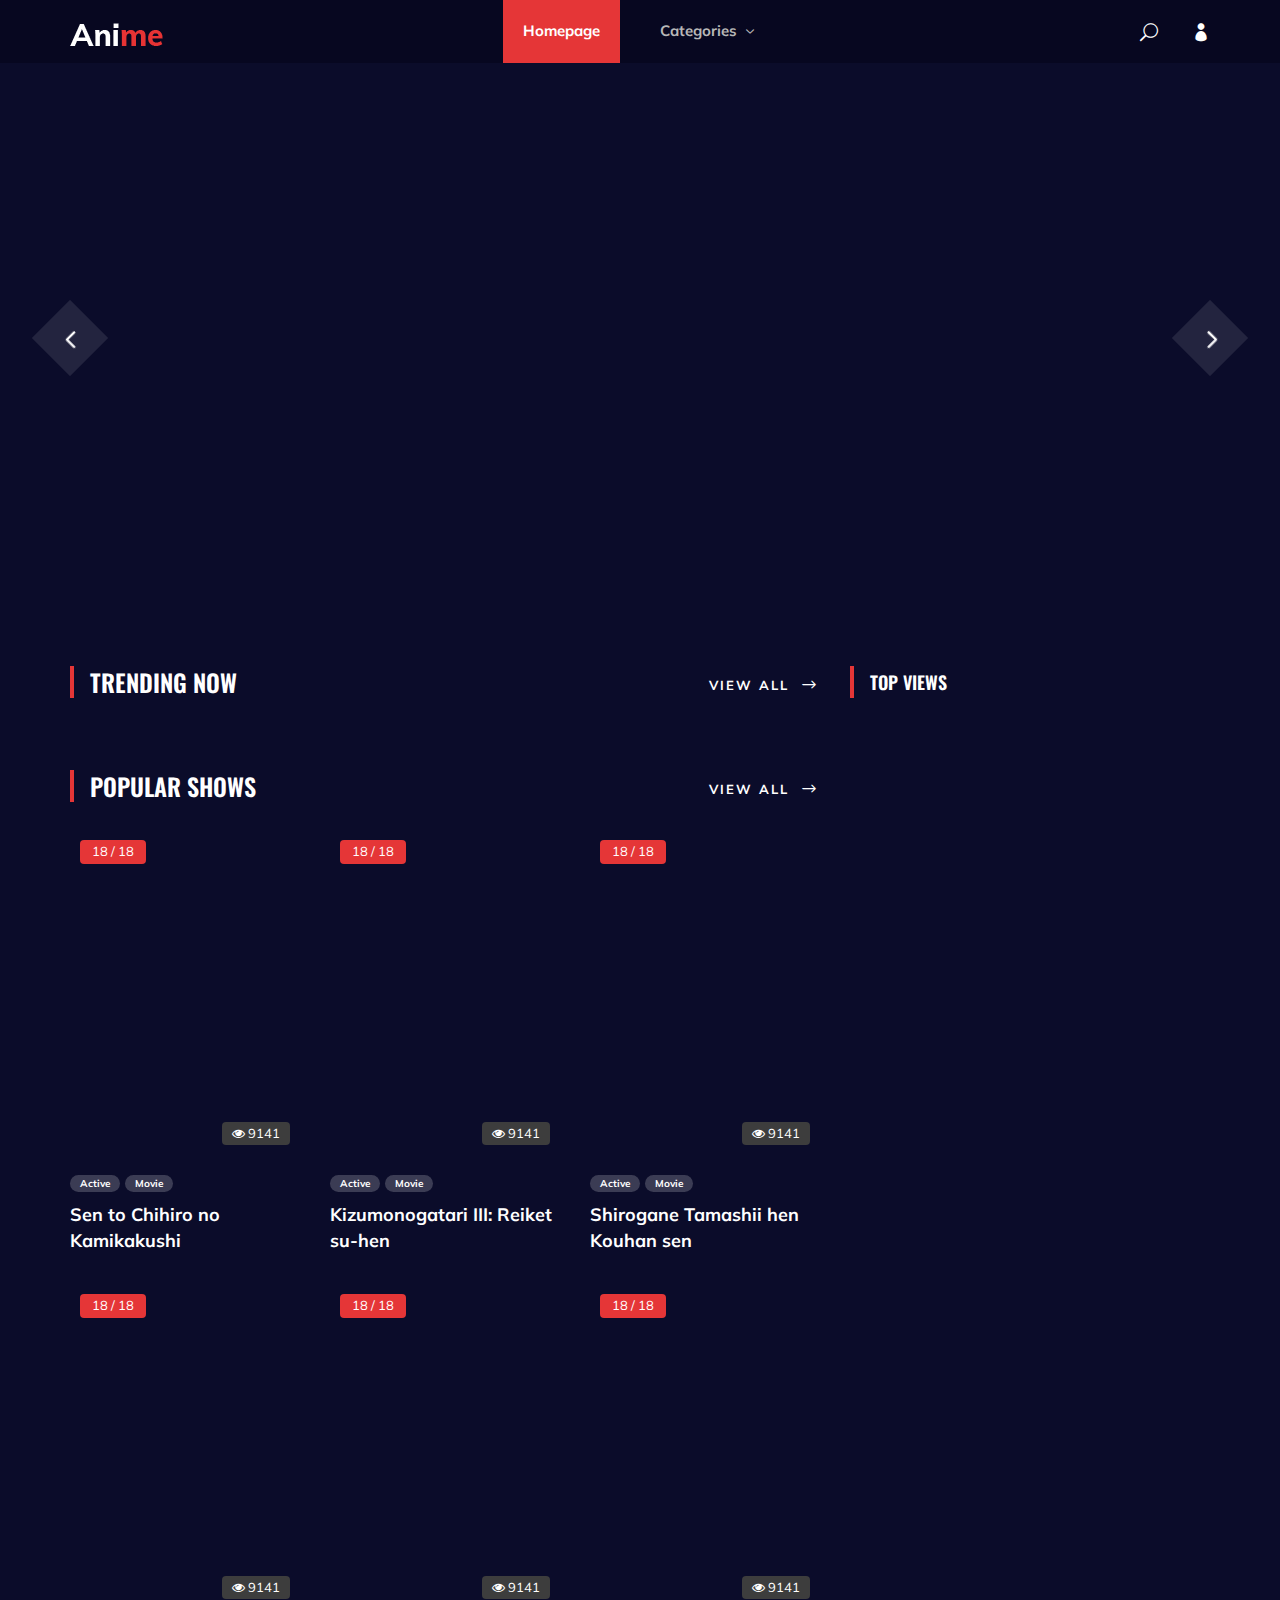
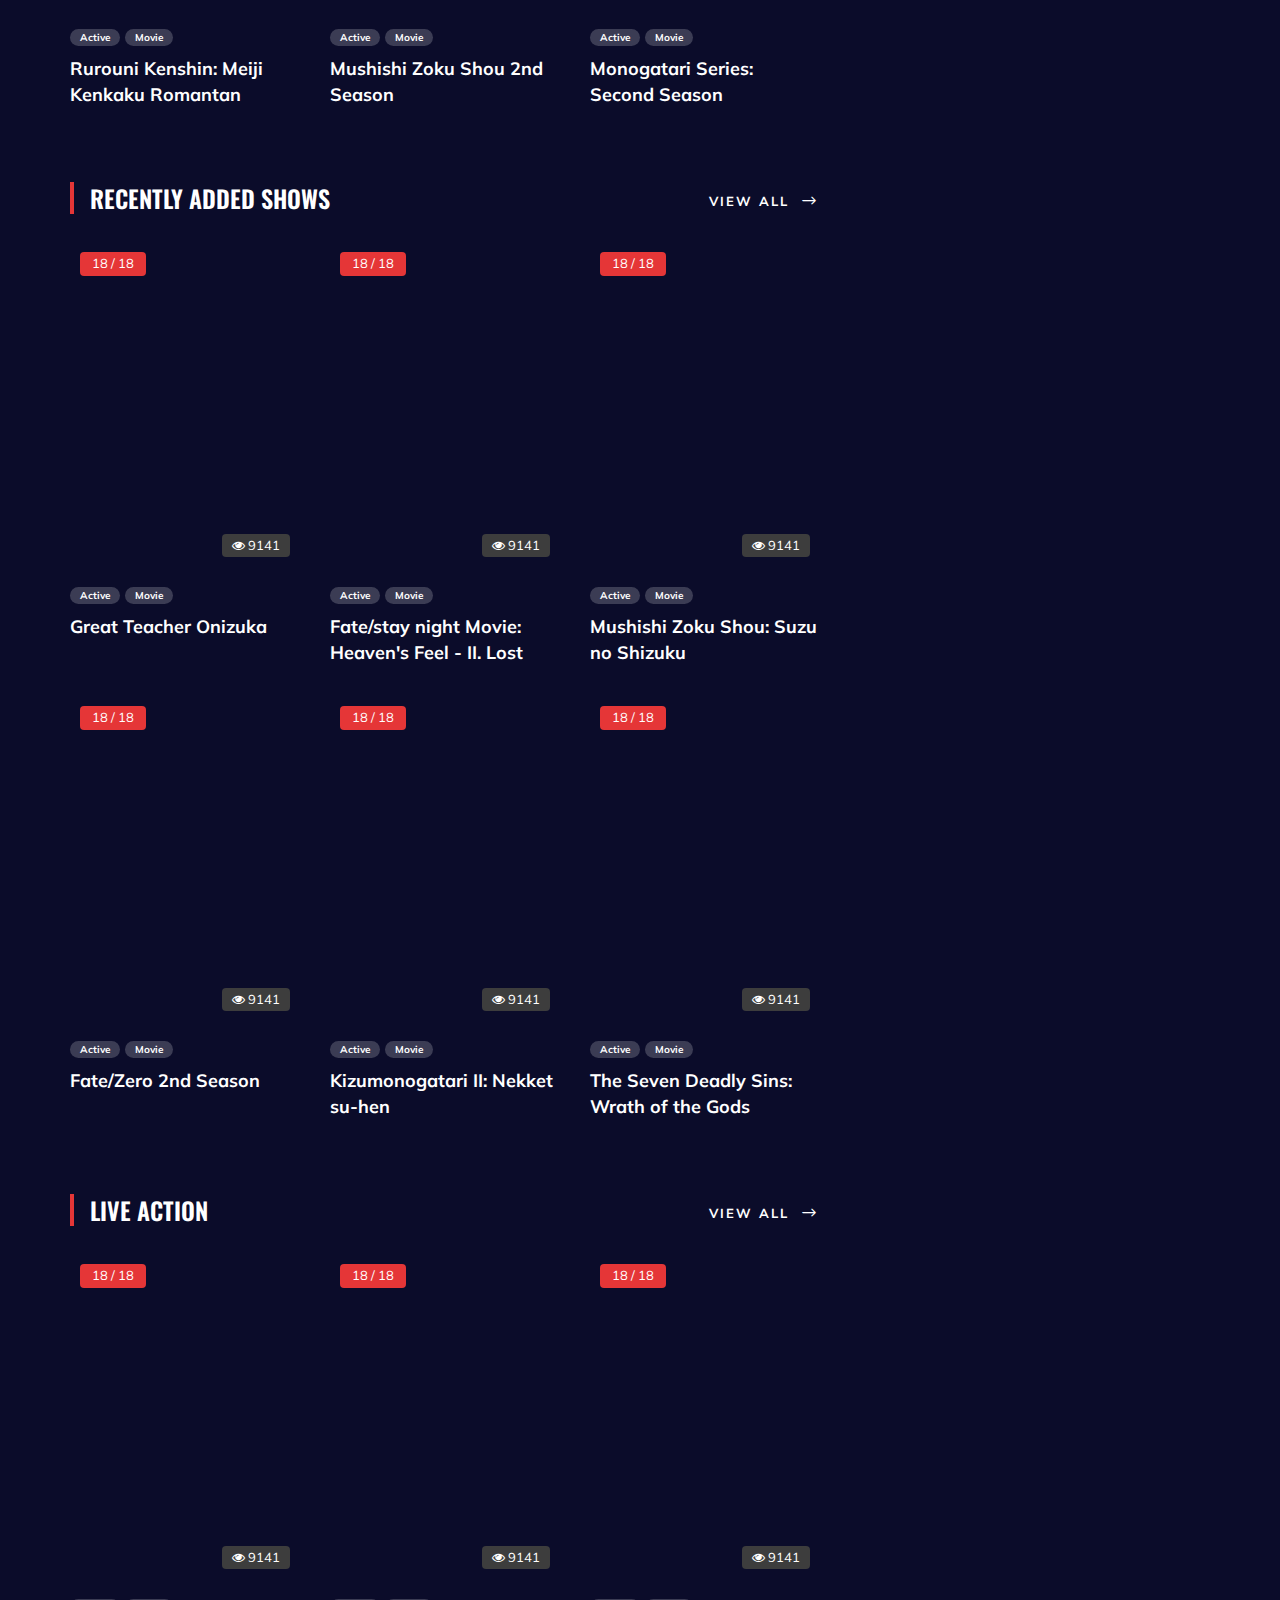
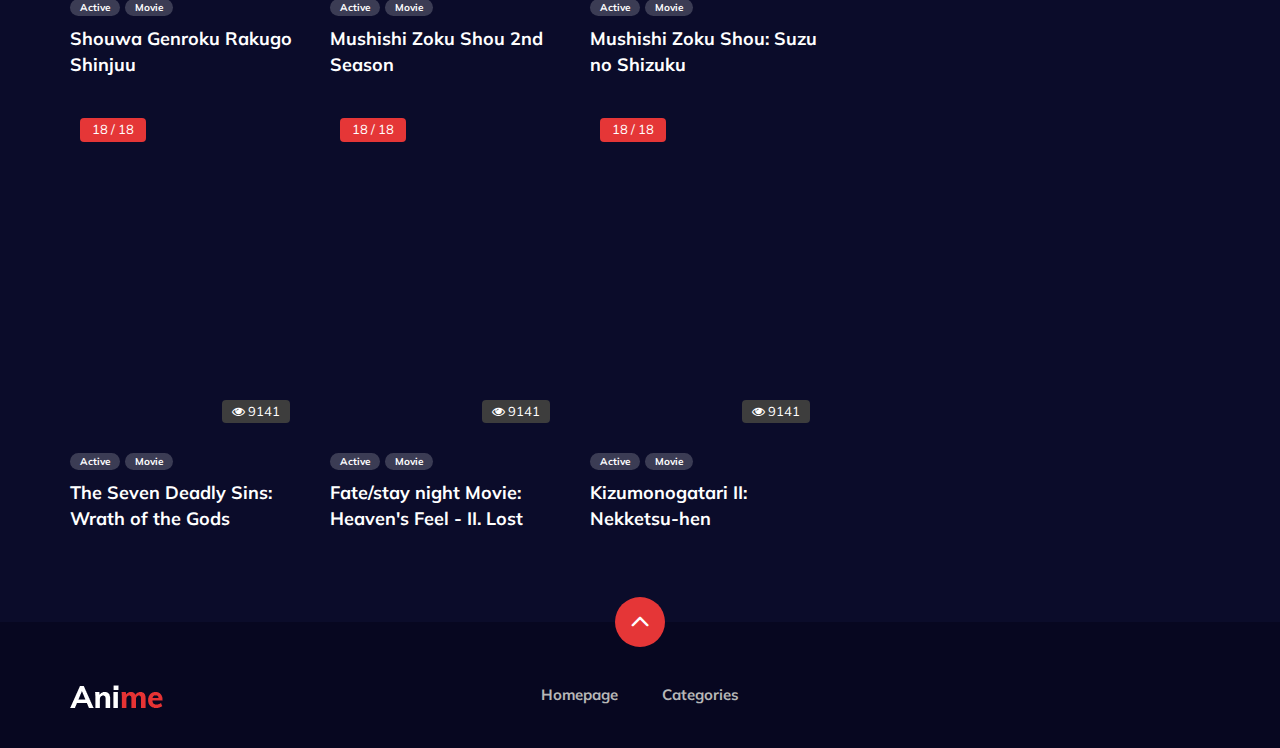
<file: index.html>
<!DOCTYPE html>
<html lang="zxx">

<head>
    <meta charset="UTF-8">
    <meta name="description" content="Anime Template">
    <meta name="keywords" content="Anime, unica, creative, html">
    <meta name="viewport" content="width=device-width, initial-scale=1.0">
    <meta http-equiv="X-UA-Compatible" content="ie=edge">
    <title>Anime | Template</title>

    <!-- Google Font -->
    <link href="https://fonts.googleapis.com/css2?family=Oswald:wght@300;400;500;600;700&display=swap" rel="stylesheet">
    <link href="https://fonts.googleapis.com/css2?family=Mulish:wght@300;400;500;600;700;800;900&display=swap"
        rel="stylesheet">
    <link rel="stylesheet" href="https://unpkg.com/swiper@8/swiper-bundle.min.css" />
    <!-- Css Styles -->
    <link rel="stylesheet" href="css/bootstrap.min.css" type="text/css">
    <link rel="stylesheet" href="css/font-awesome.min.css" type="text/css">
    <link rel="stylesheet" href="css/elegant-icons.css" type="text/css">
    <link rel="stylesheet" href="css/style.css" type="text/css">

    <!-- <script src="./js/preloder.js" defer type="module"></script> -->
    <!-- <script src="./js/bg-elements.js" defer type="module"></script> -->
    <script src="./js/modal.js" defer></script>
    <script src="./js/scroll-to-top.js" defer></script>
    <script src="./js/slider.js" defer type="module"></script>
    <!-- <script src="./js/main-data.js" defer type="module"></script> -->
    <script src="./js/main.js" type="module" defer></script>

    <!--  swiperjs -->
    <link rel="stylesheet" href="https://cdn.jsdelivr.net/npm/swiper@11/swiper-bundle.min.css" />

</head>

<body>
    <!-- Page Preloder -->
    <div id="preloder" class="preloder">
        <div class="loader"></div>
    </div>

    <!-- Header Section Begin -->
    <header class="header">
        <div class="container">
            <div class="row">
                <div class="col-lg-2">
                    <div class="header__logo">
                        <a href="./index.html">
                            <img src="img/logo.png" alt="">
                        </a>
                    </div>
                </div>
                <div class="col-lg-8">
                    <div class="header__nav">
                        <nav class="header__menu mobile-menu">
                            <ul>
                                <li class="active"><a href="./index.html">Homepage</a></li>
                                <li><a href="./categories.html">Categories <span class="arrow_carrot-down"></span></a>
                                    <ul class="dropdown">
                                        <li><a href="./categories.html">Categories</a></li>
                                    </ul>
                                </li>
                            </ul>
                        </nav>
                    </div>
                </div>
                <div class="col-lg-2">
                    <div class="header__right">
                        <a href="#" class="search-switch"><span class="icon_search"></span></a>
                        <a href="./login.html"><span class="icon_profile"></span></a>
                    </div>
                </div>
            </div>
            <div id="mobile-menu-wrap"></div>
        </div>
    </header>
    <!-- Header End -->

    <!-- Hero Section Begin -->
    <section class="hero">
        <div class="container">
            <div class="hero-box">
                <div class="hero__slider swiper">
                    <div class="swiper-wrapper">
                        <div class="hero__items swiper-slide set-bg" data-setbg="img/hero/hero-1.jpg">
                            <div class="row">
                                <div class="col-lg-6">
                                    <div class="hero__text">
                                        <div class="label">Приключения</div>
                                        <h2>Fate / Stay Night</h2>
                                        <p>После 30 дней путешествия по миру...</p>
                                    </div>
                                </div>
                            </div>
                        </div>
                        <div class="hero__items swiper-slide set-bg" data-setbg="img/hero/hero-2.jpg">
                            <div class="row">
                                <div class="col-lg-6">
                                    <div class="hero__text">
                                        <div class="label">Сёнен</div>
                                        <h2>Naruto</h2>
                                        <p>В поисках своего пути нинзя...</p>
                                    </div>
                                </div>
                            </div>
                        </div>
                        <div class="hero__items swiper-slide set-bg" data-setbg="img/hero/hero-3.jpg">
                            <div class="row">
                                <div class="col-lg-6">
                                    <div class="hero__text">
                                        <div class="label">Фентези</div>
                                        <h2>Sword Art Online</h2>
                                        <p>Уровни - это просто цифры. </p>
                                    </div>
                                </div>
                            </div>
                        </div>
                    </div>
                </div>

                <div class="hero__slider-pagination swiper-pagination"></div>

                <div class="hero__slider-arrow arrow__next swiper-button-next">
                    <span class="arrow_carrot-right"></span>
                </div>

                <div class="hero__slider-arrow arrow__prev swiper-button-prev">
                    <span class="arrow_carrot-left"></span>
                </div>
            </div>
        </div>
    </section>
    <!-- Hero Section End -->

    <!-- Product Section Begin -->
    <section class="product spad">
        <div class="container">
            <div class="row">
                <div class="col-lg-8">
                    <div class="trending__product">
                        <div class="row">
                            <div class="col-lg-8 col-md-8 col-sm-8">
                                <div class="section-title">
                                    <h4>Trending Now</h4>
                                </div>
                            </div>
                            <div class="col-lg-4 col-md-4 col-sm-4">
                                <div class="btn__all">
                                    <a href="/categories.html" class="primary-btn">View All <span
                                            class="arrow_right"></span></a>
                                </div>
                            </div>
                        </div>

                        <div class="row">
                            <!-- <div class="col-lg-4 col-md-6 col-sm-6">
                                <div class="product__item">
                                    <div class="product__item__pic set-bg" data-setbg="img/trending/trend-1.jpg">
                                        <div class="ep">18 / 18</div>
                                        <div class="view"><i class="fa fa-eye"></i> 9141</div>
                                    </div>
                                    <div class="product__item__text">
                                        <ul>
                                            <li>Active</li>
                                            <li>Movie</li>
                                        </ul>
                                        <h5><a href="/anime-details.html">The Seven Deadly Sins: Wrath of the Gods</a>
                                        </h5>
                                    </div>
                                </div>
                            </div> -->
                        </div>
                    </div>

                    <div class="popular__product">
                        <div class="row">
                            <div class="col-lg-8 col-md-8 col-sm-8">
                                <div class="section-title">
                                    <h4>Popular Shows</h4>
                                </div>
                            </div>
                            <div class="col-lg-4 col-md-4 col-sm-4">
                                <div class="btn__all">
                                    <a href="/categories.html" class="primary-btn">View All <span
                                            class="arrow_right"></span></a>
                                </div>
                            </div>
                        </div>
                        <div class="row">
                            <div class="col-lg-4 col-md-6 col-sm-6">
                                <div class="product__item">
                                    <div class="product__item__pic set-bg" data-setbg="img/popular/popular-1.jpg">
                                        <div class="ep">18 / 18</div>
                                        <div class="view"><i class="fa fa-eye"></i> 9141</div>
                                    </div>
                                    <div class="product__item__text">
                                        <ul>
                                            <li>Active</li>
                                            <li>Movie</li>
                                        </ul>
                                        <h5><a href="/anime-details.html">Sen to Chihiro no Kamikakushi</a></h5>
                                    </div>
                                </div>
                            </div>
                            <div class="col-lg-4 col-md-6 col-sm-6">
                                <div class="product__item">
                                    <div class="product__item__pic set-bg" data-setbg="img/popular/popular-2.jpg">
                                        <div class="ep">18 / 18</div>
                                        <div class="view"><i class="fa fa-eye"></i> 9141</div>
                                    </div>
                                    <div class="product__item__text">
                                        <ul>
                                            <li>Active</li>
                                            <li>Movie</li>
                                        </ul>
                                        <h5><a href="/anime-details.html">Kizumonogatari III: Reiket su-hen</a></h5>
                                    </div>
                                </div>
                            </div>
                            <div class="col-lg-4 col-md-6 col-sm-6">
                                <div class="product__item">
                                    <div class="product__item__pic set-bg" data-setbg="img/popular/popular-3.jpg">
                                        <div class="ep">18 / 18</div>
                                        <div class="view"><i class="fa fa-eye"></i> 9141</div>
                                    </div>
                                    <div class="product__item__text">
                                        <ul>
                                            <li>Active</li>
                                            <li>Movie</li>
                                        </ul>
                                        <h5><a href="/anime-details.html">Shirogane Tamashii hen Kouhan sen</a></h5>
                                    </div>
                                </div>
                            </div>
                            <div class="col-lg-4 col-md-6 col-sm-6">
                                <div class="product__item">
                                    <div class="product__item__pic set-bg" data-setbg="img/popular/popular-4.jpg">
                                        <div class="ep">18 / 18</div>
                                        <div class="view"><i class="fa fa-eye"></i> 9141</div>
                                    </div>
                                    <div class="product__item__text">
                                        <ul>
                                            <li>Active</li>
                                            <li>Movie</li>
                                        </ul>
                                        <h5><a href="/anime-details.html">Rurouni Kenshin: Meiji Kenkaku Romantan</a>
                                        </h5>
                                    </div>
                                </div>
                            </div>
                            <div class="col-lg-4 col-md-6 col-sm-6">
                                <div class="product__item">
                                    <div class="product__item__pic set-bg" data-setbg="img/popular/popular-5.jpg">
                                        <div class="ep">18 / 18</div>
                                        <div class="view"><i class="fa fa-eye"></i> 9141</div>
                                    </div>
                                    <div class="product__item__text">
                                        <ul>
                                            <li>Active</li>
                                            <li>Movie</li>
                                        </ul>
                                        <h5><a href="/anime-details.html">Mushishi Zoku Shou 2nd Season</a></h5>
                                    </div>
                                </div>
                            </div>
                            <div class="col-lg-4 col-md-6 col-sm-6">
                                <div class="product__item">
                                    <div class="product__item__pic set-bg" data-setbg="img/popular/popular-6.jpg">
                                        <div class="ep">18 / 18</div>
                                        <div class="view"><i class="fa fa-eye"></i> 9141</div>
                                    </div>
                                    <div class="product__item__text">
                                        <ul>
                                            <li>Active</li>
                                            <li>Movie</li>
                                        </ul>
                                        <h5><a href="/anime-details.html">Monogatari Series: Second Season</a></h5>
                                    </div>
                                </div>
                            </div>
                        </div>
                    </div>
                    <div class="recent__product">
                        <div class="row">
                            <div class="col-lg-8 col-md-8 col-sm-8">
                                <div class="section-title">
                                    <h4>Recently Added Shows</h4>
                                </div>
                            </div>
                            <div class="col-lg-4 col-md-4 col-sm-4">
                                <div class="btn__all">
                                    <a href="/categories.html" class="primary-btn">View All <span
                                            class="arrow_right"></span></a>
                                </div>
                            </div>
                        </div>
                        <div class="row">
                            <div class="col-lg-4 col-md-6 col-sm-6">
                                <div class="product__item">
                                    <div class="product__item__pic set-bg" data-setbg="img/recent/recent-1.jpg">
                                        <div class="ep">18 / 18</div>
                                        <div class="view"><i class="fa fa-eye"></i> 9141</div>
                                    </div>
                                    <div class="product__item__text">
                                        <ul>
                                            <li>Active</li>
                                            <li>Movie</li>
                                        </ul>
                                        <h5><a href="/anime-details.html">Great Teacher Onizuka</a></h5>
                                    </div>
                                </div>
                            </div>
                            <div class="col-lg-4 col-md-6 col-sm-6">
                                <div class="product__item">
                                    <div class="product__item__pic set-bg" data-setbg="img/recent/recent-2.jpg">
                                        <div class="ep">18 / 18</div>
                                        <div class="view"><i class="fa fa-eye"></i> 9141</div>
                                    </div>
                                    <div class="product__item__text">
                                        <ul>
                                            <li>Active</li>
                                            <li>Movie</li>
                                        </ul>
                                        <h5><a href="/anime-details.html">Fate/stay night Movie: Heaven's Feel - II.
                                                Lost</a></h5>
                                    </div>
                                </div>
                            </div>
                            <div class="col-lg-4 col-md-6 col-sm-6">
                                <div class="product__item">
                                    <div class="product__item__pic set-bg" data-setbg="img/recent/recent-3.jpg">
                                        <div class="ep">18 / 18</div>
                                        <div class="view"><i class="fa fa-eye"></i> 9141</div>
                                    </div>
                                    <div class="product__item__text">
                                        <ul>
                                            <li>Active</li>
                                            <li>Movie</li>
                                        </ul>
                                        <h5><a href="/anime-details.html">Mushishi Zoku Shou: Suzu no Shizuku</a></h5>
                                    </div>
                                </div>
                            </div>
                            <div class="col-lg-4 col-md-6 col-sm-6">
                                <div class="product__item">
                                    <div class="product__item__pic set-bg" data-setbg="img/recent/recent-4.jpg">
                                        <div class="ep">18 / 18</div>
                                        <div class="view"><i class="fa fa-eye"></i> 9141</div>
                                    </div>
                                    <div class="product__item__text">
                                        <ul>
                                            <li>Active</li>
                                            <li>Movie</li>
                                        </ul>
                                        <h5><a href="/anime-details.html">Fate/Zero 2nd Season</a></h5>
                                    </div>
                                </div>
                            </div>
                            <div class="col-lg-4 col-md-6 col-sm-6">
                                <div class="product__item">
                                    <div class="product__item__pic set-bg" data-setbg="img/recent/recent-5.jpg">
                                        <div class="ep">18 / 18</div>
                                        <div class="view"><i class="fa fa-eye"></i> 9141</div>
                                    </div>
                                    <div class="product__item__text">
                                        <ul>
                                            <li>Active</li>
                                            <li>Movie</li>
                                        </ul>
                                        <h5><a href="/anime-details.html">Kizumonogatari II: Nekket su-hen</a></h5>
                                    </div>
                                </div>
                            </div>
                            <div class="col-lg-4 col-md-6 col-sm-6">
                                <div class="product__item">
                                    <div class="product__item__pic set-bg" data-setbg="img/recent/recent-6.jpg">
                                        <div class="ep">18 / 18</div>
                                        <div class="view"><i class="fa fa-eye"></i> 9141</div>
                                    </div>
                                    <div class="product__item__text">
                                        <ul>
                                            <li>Active</li>
                                            <li>Movie</li>
                                        </ul>
                                        <h5><a href="/anime-details.html">The Seven Deadly Sins: Wrath of the Gods</a>
                                        </h5>
                                    </div>
                                </div>
                            </div>
                        </div>
                    </div>
                    <div class="live__product">
                        <div class="row">
                            <div class="col-lg-8 col-md-8 col-sm-8">
                                <div class="section-title">
                                    <h4>Live Action</h4>
                                </div>
                            </div>
                            <div class="col-lg-4 col-md-4 col-sm-4">
                                <div class="btn__all">
                                    <a href="/categories.html" class="primary-btn">View All <span
                                            class="arrow_right"></span></a>
                                </div>
                            </div>
                        </div>
                        <div class="row">
                            <div class="col-lg-4 col-md-6 col-sm-6">
                                <div class="product__item">
                                    <div class="product__item__pic set-bg" data-setbg="img/live/live-1.jpg">
                                        <div class="ep">18 / 18</div>
                                        <div class="view"><i class="fa fa-eye"></i> 9141</div>
                                    </div>
                                    <div class="product__item__text">
                                        <ul>
                                            <li>Active</li>
                                            <li>Movie</li>
                                        </ul>
                                        <h5><a href="/anime-details.html">Shouwa Genroku Rakugo Shinjuu</a></h5>
                                    </div>
                                </div>
                            </div>
                            <div class="col-lg-4 col-md-6 col-sm-6">
                                <div class="product__item">
                                    <div class="product__item__pic set-bg" data-setbg="img/live/live-2.jpg">
                                        <div class="ep">18 / 18</div>
                                        <div class="view"><i class="fa fa-eye"></i> 9141</div>
                                    </div>
                                    <div class="product__item__text">
                                        <ul>
                                            <li>Active</li>
                                            <li>Movie</li>
                                        </ul>
                                        <h5><a href="/anime-details.html">Mushishi Zoku Shou 2nd Season</a></h5>
                                    </div>
                                </div>
                            </div>
                            <div class="col-lg-4 col-md-6 col-sm-6">
                                <div class="product__item">
                                    <div class="product__item__pic set-bg" data-setbg="img/live/live-3.jpg">
                                        <div class="ep">18 / 18</div>
                                        <div class="view"><i class="fa fa-eye"></i> 9141</div>
                                    </div>
                                    <div class="product__item__text">
                                        <ul>
                                            <li>Active</li>
                                            <li>Movie</li>
                                        </ul>
                                        <h5><a href="/anime-details.html">Mushishi Zoku Shou: Suzu no Shizuku</a></h5>
                                    </div>
                                </div>
                            </div>
                            <div class="col-lg-4 col-md-6 col-sm-6">
                                <div class="product__item">
                                    <div class="product__item__pic set-bg" data-setbg="img/live/live-4.jpg">
                                        <div class="ep">18 / 18</div>
                                        <div class="view"><i class="fa fa-eye"></i> 9141</div>
                                    </div>
                                    <div class="product__item__text">
                                        <ul>
                                            <li>Active</li>
                                            <li>Movie</li>
                                        </ul>
                                        <h5><a href="/anime-details.html">The Seven Deadly Sins: Wrath of the Gods</a>
                                        </h5>
                                    </div>
                                </div>
                            </div>
                            <div class="col-lg-4 col-md-6 col-sm-6">
                                <div class="product__item">
                                    <div class="product__item__pic set-bg" data-setbg="img/live/live-5.jpg">
                                        <div class="ep">18 / 18</div>
                                        <div class="view"><i class="fa fa-eye"></i> 9141</div>
                                    </div>
                                    <div class="product__item__text">
                                        <ul>
                                            <li>Active</li>
                                            <li>Movie</li>
                                        </ul>
                                        <h5><a href="/anime-details.html">Fate/stay night Movie: Heaven's Feel - II.
                                                Lost</a></h5>
                                    </div>
                                </div>
                            </div>
                            <div class="col-lg-4 col-md-6 col-sm-6">
                                <div class="product__item">
                                    <div class="product__item__pic set-bg" data-setbg="img/live/live-6.jpg">
                                        <div class="ep">18 / 18</div>
                                        <div class="view"><i class="fa fa-eye"></i> 9141</div>
                                    </div>
                                    <div class="product__item__text">
                                        <ul>
                                            <li>Active</li>
                                            <li>Movie</li>
                                        </ul>
                                        <h5><a href="/anime-details.html">Kizumonogatari II: Nekketsu-hen</a></h5>
                                    </div>
                                </div>
                            </div>
                        </div>
                    </div>
                </div>
                <div class="col-lg-4 col-md-6 col-sm-8">
                    <div class="product__sidebar">
                        <div class="product__sidebar__view">
                            <div class="section-title">
                                <h5>Top Views</h5>
                            </div>

                            <div class="filter__gallery">
                                <!-- <div class="product__sidebar__view__item set-bg mix day years"
                                    data-setbg="img/trending/trend-1.jpg">
                                    <div class="ep">18 / ?</div>
                                    <div class="view"><i class="fa fa-eye"></i> 9141</div>
                                    <h5><a href="/anime-details.html">Boruto: Naruto next generations</a></h5>
                                </div> -->
                            </div>
                        </div>
                    </div>
                </div>
            </div>
        </div>
    </section>
    <!-- Product Section End -->

    <!-- Footer Section Begin -->
    <footer class="footer">
        <div class="page-up">
            <a href="#" id="scrollToTopButton"><span class="arrow_carrot-up"></span></a>
        </div>
        <div class="container">
            <div class="row">
                <div class="col-lg-3">
                    <div class="footer__logo">
                        <a href="./index.html"><img src="img/logo.png" alt=""></a>
                    </div>
                </div>
                <div class="col-lg-6">
                    <div class="footer__nav">
                        <ul>
                            <li class="active"><a href="./index.html">Homepage</a></li>
                            <li><a href="./categories.html">Categories</a></li>
                        </ul>
                    </div>
                </div>
                <div class="col-lg-3">

                </div>
            </div>
        </div>
    </footer>

    <!-- Search model Begin -->
    <div class="search-model">
        <div class="h-100 d-flex align-items-center justify-content-center">
            <div class="search-close-switch"><i class="icon_close"></i></div>
            <form class="search-model-form">
                <input type="text" id="search-input" placeholder="Search here.....">
            </form>
        </div>
    </div>
    <!-- Search model end -->

    <!-- Js Plugins -->
    <!-- please replace the `latest` with specific version -->
    <!-- <script src="https://cdn.jsdelivr.net/npm/seamless-scroll-polyfill@latest"></script> -->
    <!-- swiperjs  -->
    <script src="https://cdn.jsdelivr.net/npm/swiper@11/swiper-bundle.min.js"></script>
</body>

</html>
</file>
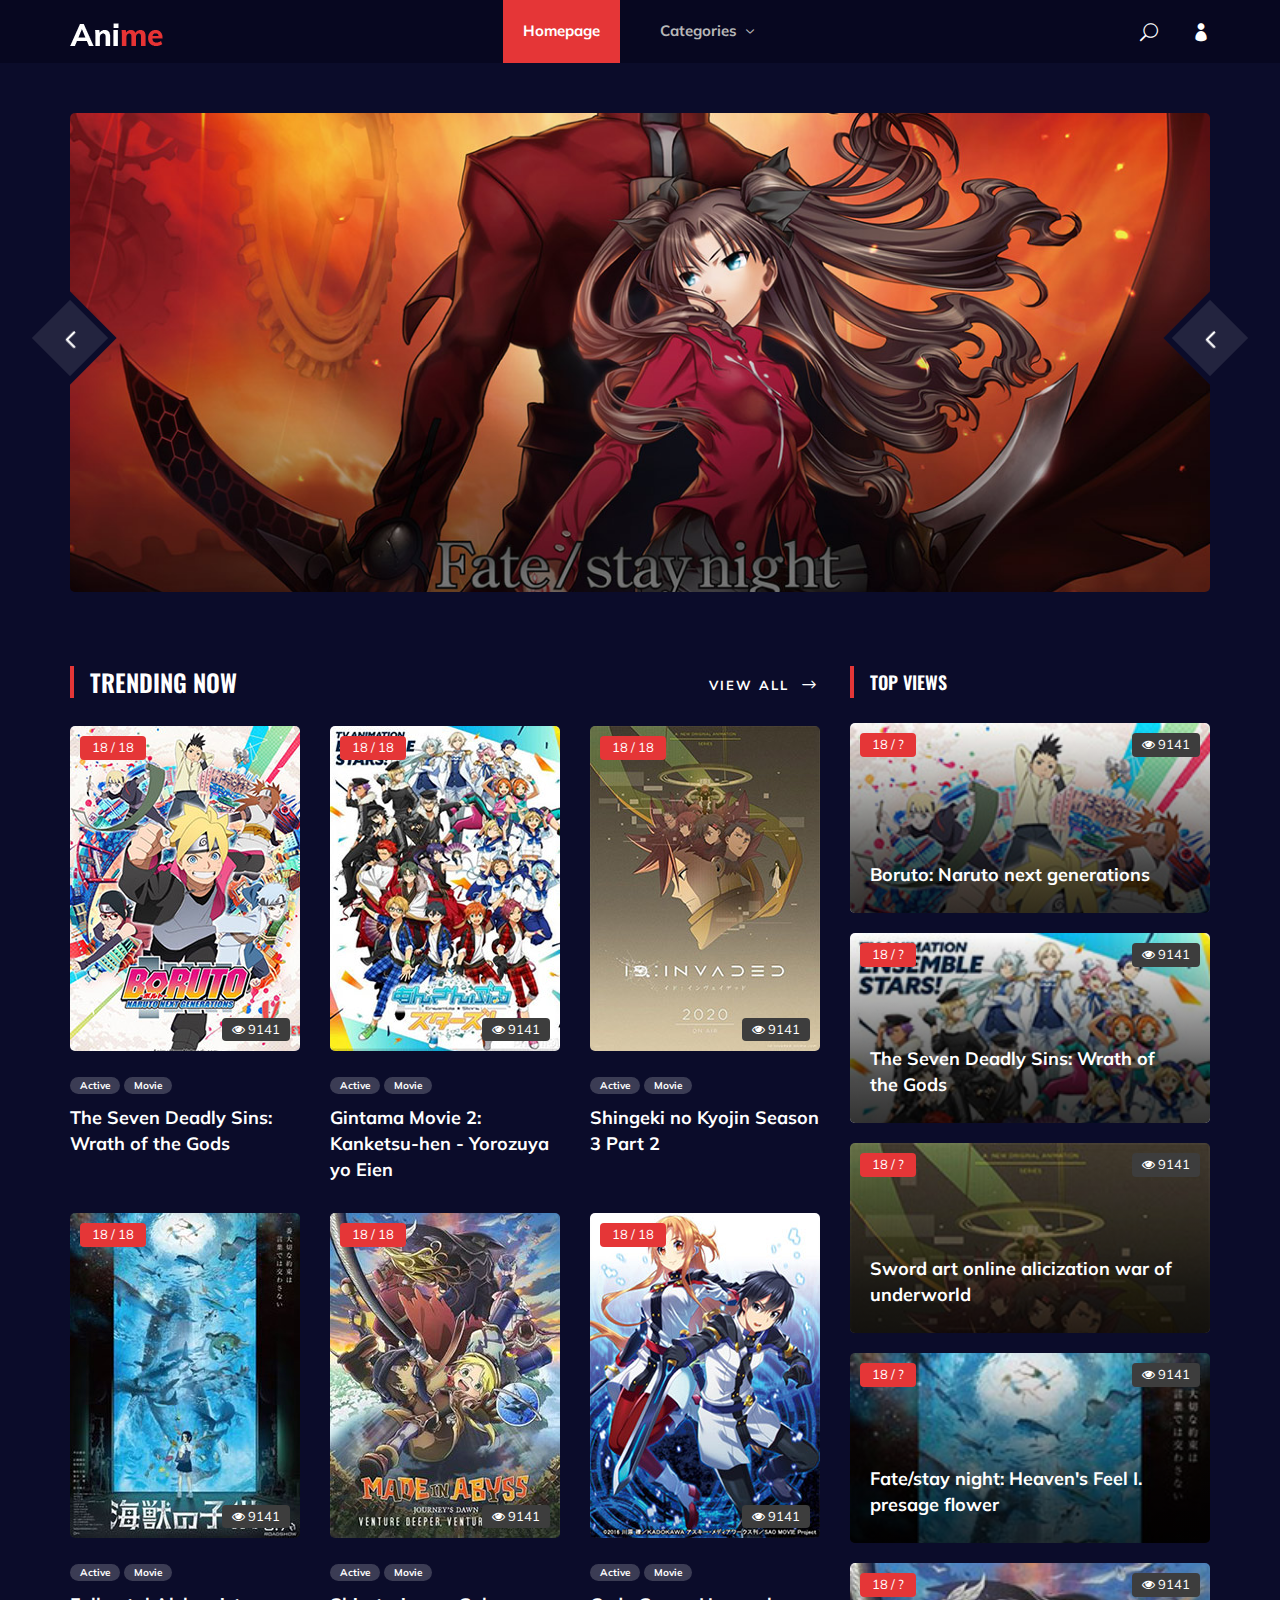
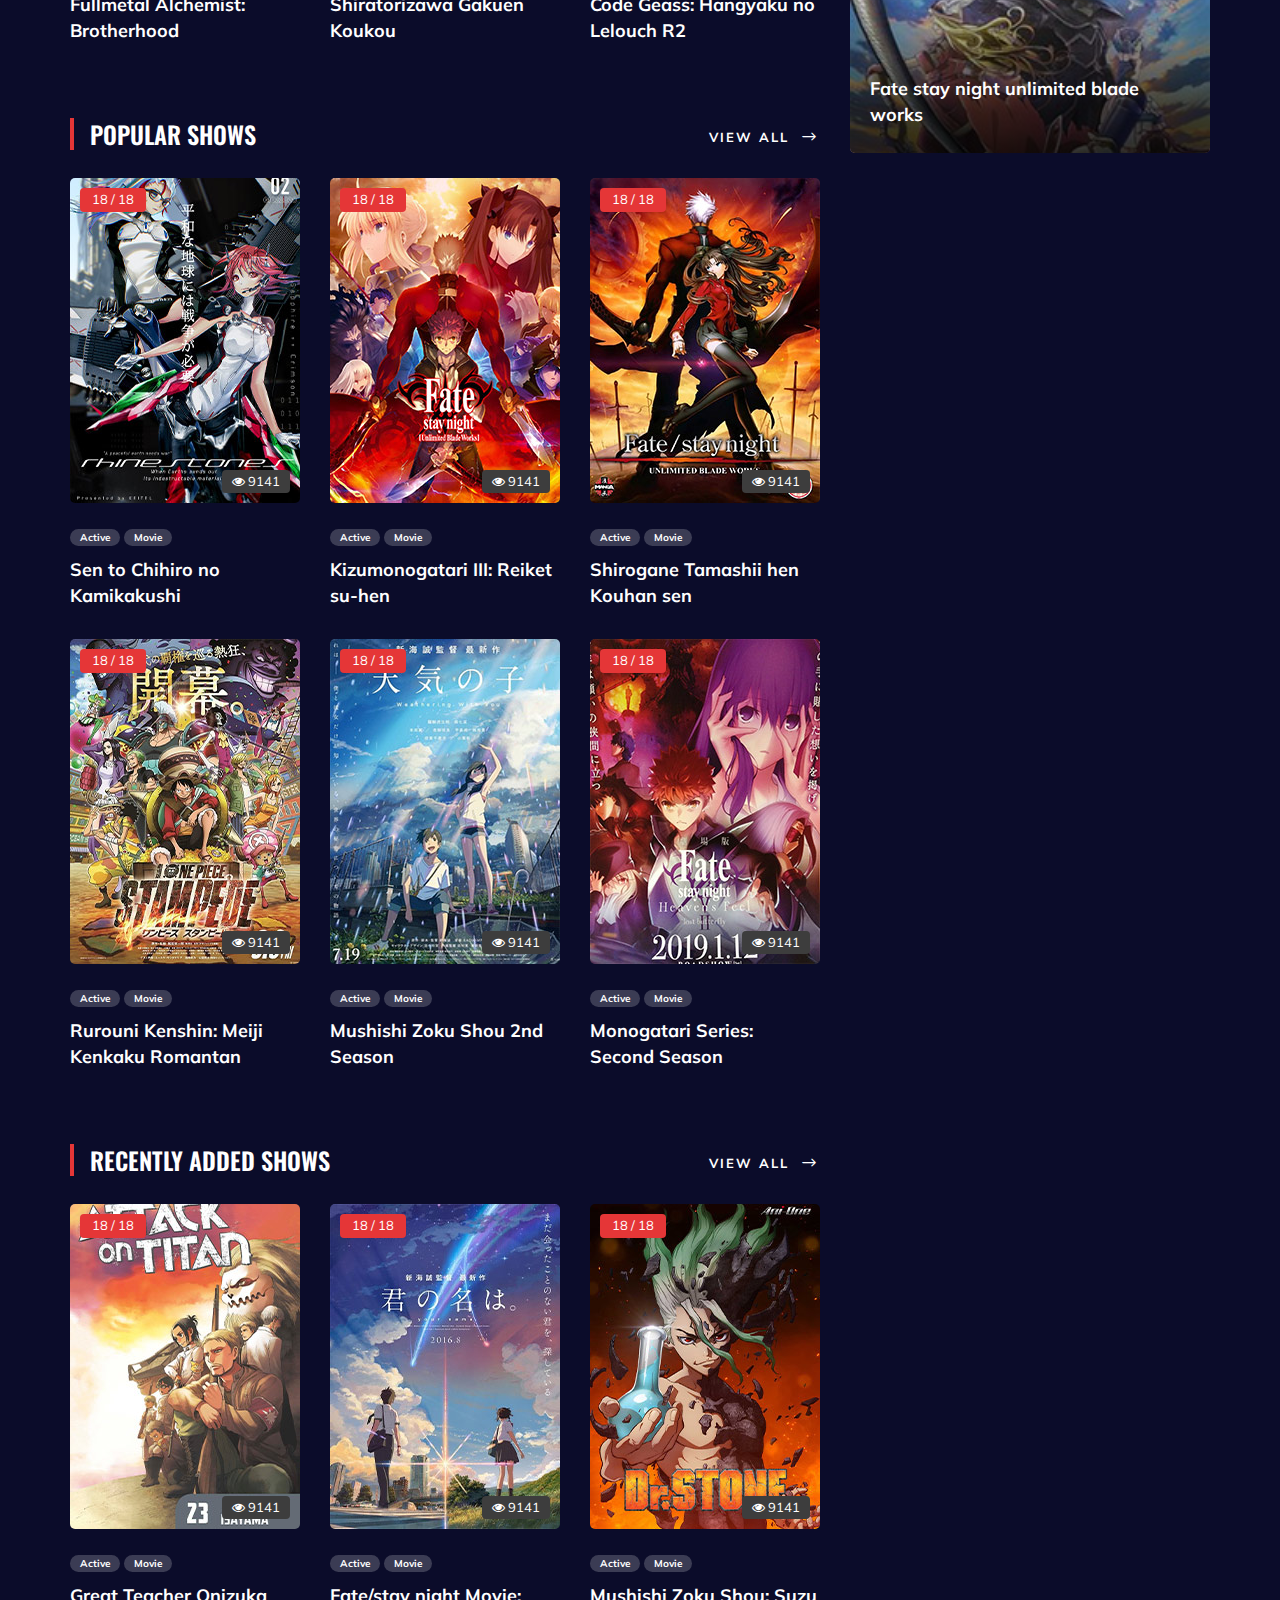
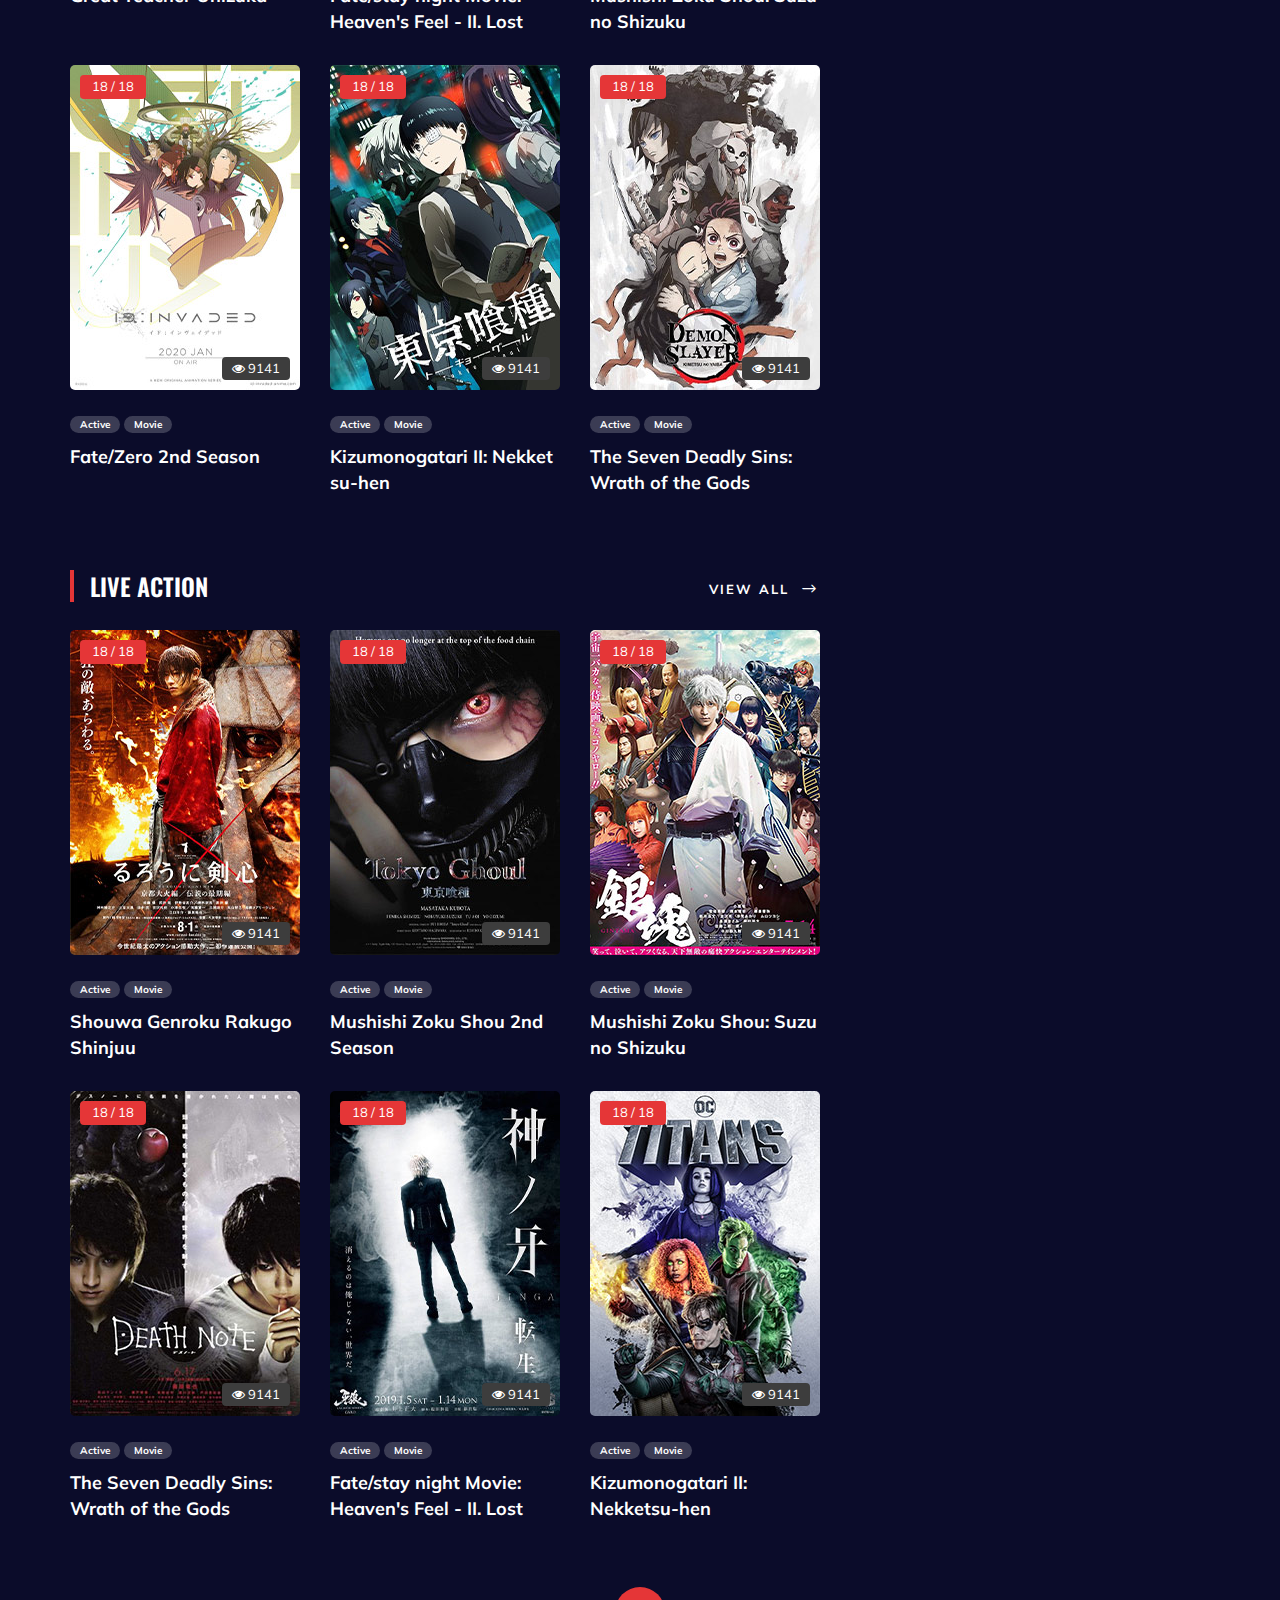
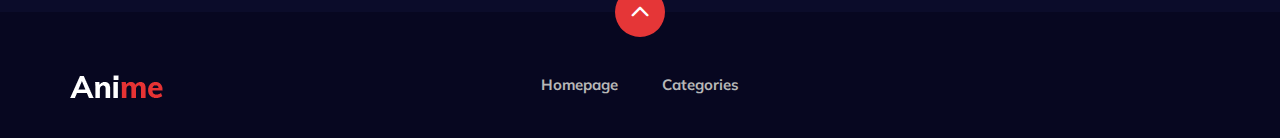
<file: layout/index.html>
<!DOCTYPE html>
<html lang="zxx">

<head>
    <meta charset="UTF-8">
    <meta name="description" content="Anime Template">
    <meta name="keywords" content="Anime, unica, creative, html">
    <meta name="viewport" content="width=device-width, initial-scale=1.0">
    <meta http-equiv="X-UA-Compatible" content="ie=edge">
    <title>Anime | Template</title>

    <!-- Google Font -->
    <link href="https://fonts.googleapis.com/css2?family=Oswald:wght@300;400;500;600;700&display=swap" rel="stylesheet">
    <link href="https://fonts.googleapis.com/css2?family=Mulish:wght@300;400;500;600;700;800;900&display=swap"
        rel="stylesheet">
    <link rel="stylesheet" href="https://unpkg.com/swiper@8/swiper-bundle.min.css" />
    <!-- Css Styles -->
    <link rel="stylesheet" href="css/bootstrap.min.css" type="text/css">
    <link rel="stylesheet" href="css/font-awesome.min.css" type="text/css">
    <link rel="stylesheet" href="css/elegant-icons.css" type="text/css">
    <link rel="stylesheet" href="css/style.css" type="text/css">

    <script src="./js/preloder.js" defer></script>
    <script src="./js/bg-elements.js" defer></script>
    <script src="./js/modal.js" defer></script>
</head>

<body>
    <!-- Page Preloder -->
    <div id="preloder" class="preloder">
        <div class="loader"></div>
    </div>

    <!-- Header Section Begin -->
    <header class="header">
        <div class="container">
            <div class="row">
                <div class="col-lg-2">
                    <div class="header__logo">
                        <a href="./index.html">
                            <img src="img/logo.png" alt="">
                        </a>
                    </div>
                </div>
                <div class="col-lg-8">
                    <div class="header__nav">
                        <nav class="header__menu mobile-menu">
                            <ul>
                                <li class="active"><a href="./index.html">Homepage</a></li>
                                <li><a href="./categories.html">Categories <span class="arrow_carrot-down"></span></a>
                                    <ul class="dropdown">
                                        <li><a href="./categories.html">Categories</a></li>
                                    </ul>
                                </li>
                            </ul>
                        </nav>
                    </div>
                </div>
                <div class="col-lg-2">
                    <div class="header__right">
                        <a href="#" class="search-switch"><span class="icon_search"></span></a>
                        <a href="./login.html"><span class="icon_profile"></span></a>
                    </div>
                </div>
            </div>
            <div id="mobile-menu-wrap"></div>
        </div>
    </header>
    <!-- Header End -->

    <!-- Hero Section Begin -->
    <section class="hero">
        <div class="container">
            <div class="hero-box">
                <div class="hero__slider swiper">
                    <div class="swiper-wrapper">
                        <div class="hero__items swiper-slide set-bg" data-setbg="img/hero/hero-1.jpg">
                            <div class="row">
                                <div class="col-lg-6">
                                    <div class="hero__text">
                                        <div class="label">Приключения</div>
                                        <h2>Fate / Stay Night</h2>
                                        <p>После 30 дней путешествия по миру...</p>
                                    </div>
                                </div>
                            </div>
                        </div>
                        <div class="hero__items swiper-slide set-bg" data-setbg="img/hero/hero-2.jpg">
                            <div class="row">
                                <div class="col-lg-6">
                                    <div class="hero__text">
                                        <div class="label">Сёнен</div>
                                        <h2>Naruto</h2>
                                        <p>В поисках своего пути нинзя...</p>
                                    </div>
                                </div>
                            </div>
                        </div>
                        <div class="hero__items swiper-slide set-bg" data-setbg="img/hero/hero-3.jpg">
                            <div class="row">
                                <div class="col-lg-6">
                                    <div class="hero__text">
                                        <div class="label">Фентези</div>
                                        <h2>Sword Art Online</h2>
                                        <p>Уровни - это просто цифры. </p>
                                    </div>
                                </div>
                            </div>
                        </div>
                    </div>
                </div>

                <div class="hero__slider-pagination swiper-pagination"></div>
                <div class="hero__slider-arrow arrow__next swiper-button-next">
                    <span class="arrow_carrot-left"></span>
                </div>
                <div class="hero__slider-arrow arrow__prev swiper-button-prev">
                    <span class="arrow_carrot-left"></span>
                </div>
            </div>
        </div>
    </section>
    <!-- Hero Section End -->

    <!-- Product Section Begin -->
    <section class="product spad">
        <div class="container">
            <div class="row">
                <div class="col-lg-8">
                    <div class="trending__product">
                        <div class="row">
                            <div class="col-lg-8 col-md-8 col-sm-8">
                                <div class="section-title">
                                    <h4>Trending Now</h4>
                                </div>
                            </div>
                            <div class="col-lg-4 col-md-4 col-sm-4">
                                <div class="btn__all">
                                    <a href="/categories.html" class="primary-btn">View All <span
                                            class="arrow_right"></span></a>
                                </div>
                            </div>
                        </div>
                        <div class="row">
                            <div class="col-lg-4 col-md-6 col-sm-6">
                                <div class="product__item">
                                    <div class="product__item__pic set-bg" data-setbg="img/trending/trend-1.jpg">
                                        <div class="ep">18 / 18</div>
                                        <div class="view"><i class="fa fa-eye"></i> 9141</div>
                                    </div>
                                    <div class="product__item__text">
                                        <ul>
                                            <li>Active</li>
                                            <li>Movie</li>
                                        </ul>
                                        <h5><a href="/anime-details.html">The Seven Deadly Sins: Wrath of the Gods</a>
                                        </h5>
                                    </div>
                                </div>
                            </div>
                            <div class="col-lg-4 col-md-6 col-sm-6">
                                <div class="product__item">
                                    <div class="product__item__pic set-bg" data-setbg="img/trending/trend-2.jpg">
                                        <div class="ep">18 / 18</div>
                                        <div class="view"><i class="fa fa-eye"></i> 9141</div>
                                    </div>
                                    <div class="product__item__text">
                                        <ul>
                                            <li>Active</li>
                                            <li>Movie</li>
                                        </ul>
                                        <h5><a href="/anime-details.html">Gintama Movie 2: Kanketsu-hen - Yorozuya yo
                                                Eien</a></h5>
                                    </div>
                                </div>
                            </div>
                            <div class="col-lg-4 col-md-6 col-sm-6">
                                <div class="product__item">
                                    <div class="product__item__pic set-bg" data-setbg="img/trending/trend-3.jpg">
                                        <div class="ep">18 / 18</div>
                                        <div class="view"><i class="fa fa-eye"></i> 9141</div>
                                    </div>
                                    <div class="product__item__text">
                                        <ul>
                                            <li>Active</li>
                                            <li>Movie</li>
                                        </ul>
                                        <h5><a href="/anime-details.html">Shingeki no Kyojin Season 3 Part 2</a></h5>
                                    </div>
                                </div>
                            </div>
                            <div class="col-lg-4 col-md-6 col-sm-6">
                                <div class="product__item">
                                    <div class="product__item__pic set-bg" data-setbg="img/trending/trend-4.jpg">
                                        <div class="ep">18 / 18</div>
                                        <div class="view"><i class="fa fa-eye"></i> 9141</div>
                                    </div>
                                    <div class="product__item__text">
                                        <ul>
                                            <li>Active</li>
                                            <li>Movie</li>
                                        </ul>
                                        <h5><a href="/anime-details.html">Fullmetal Alchemist: Brotherhood</a></h5>
                                    </div>
                                </div>
                            </div>
                            <div class="col-lg-4 col-md-6 col-sm-6">
                                <div class="product__item">
                                    <div class="product__item__pic set-bg" data-setbg="img/trending/trend-5.jpg">
                                        <div class="ep">18 / 18</div>
                                        <div class="view"><i class="fa fa-eye"></i> 9141</div>
                                    </div>
                                    <div class="product__item__text">
                                        <ul>
                                            <li>Active</li>
                                            <li>Movie</li>
                                        </ul>
                                        <h5><a href="/anime-details.html">Shiratorizawa Gakuen Koukou</a></h5>
                                    </div>
                                </div>
                            </div>
                            <div class="col-lg-4 col-md-6 col-sm-6">
                                <div class="product__item">
                                    <div class="product__item__pic set-bg" data-setbg="img/trending/trend-6.jpg">
                                        <div class="ep">18 / 18</div>
                                        <div class="view"><i class="fa fa-eye"></i> 9141</div>
                                    </div>
                                    <div class="product__item__text">
                                        <ul>
                                            <li>Active</li>
                                            <li>Movie</li>
                                        </ul>
                                        <h5><a href="/anime-details.html">Code Geass: Hangyaku no Lelouch R2</a></h5>
                                    </div>
                                </div>
                            </div>
                        </div>
                    </div>
                    <div class="popular__product">
                        <div class="row">
                            <div class="col-lg-8 col-md-8 col-sm-8">
                                <div class="section-title">
                                    <h4>Popular Shows</h4>
                                </div>
                            </div>
                            <div class="col-lg-4 col-md-4 col-sm-4">
                                <div class="btn__all">
                                    <a href="/categories.html" class="primary-btn">View All <span
                                            class="arrow_right"></span></a>
                                </div>
                            </div>
                        </div>
                        <div class="row">
                            <div class="col-lg-4 col-md-6 col-sm-6">
                                <div class="product__item">
                                    <div class="product__item__pic set-bg" data-setbg="img/popular/popular-1.jpg">
                                        <div class="ep">18 / 18</div>
                                        <div class="view"><i class="fa fa-eye"></i> 9141</div>
                                    </div>
                                    <div class="product__item__text">
                                        <ul>
                                            <li>Active</li>
                                            <li>Movie</li>
                                        </ul>
                                        <h5><a href="/anime-details.html">Sen to Chihiro no Kamikakushi</a></h5>
                                    </div>
                                </div>
                            </div>
                            <div class="col-lg-4 col-md-6 col-sm-6">
                                <div class="product__item">
                                    <div class="product__item__pic set-bg" data-setbg="img/popular/popular-2.jpg">
                                        <div class="ep">18 / 18</div>
                                        <div class="view"><i class="fa fa-eye"></i> 9141</div>
                                    </div>
                                    <div class="product__item__text">
                                        <ul>
                                            <li>Active</li>
                                            <li>Movie</li>
                                        </ul>
                                        <h5><a href="/anime-details.html">Kizumonogatari III: Reiket su-hen</a></h5>
                                    </div>
                                </div>
                            </div>
                            <div class="col-lg-4 col-md-6 col-sm-6">
                                <div class="product__item">
                                    <div class="product__item__pic set-bg" data-setbg="img/popular/popular-3.jpg">
                                        <div class="ep">18 / 18</div>
                                        <div class="view"><i class="fa fa-eye"></i> 9141</div>
                                    </div>
                                    <div class="product__item__text">
                                        <ul>
                                            <li>Active</li>
                                            <li>Movie</li>
                                        </ul>
                                        <h5><a href="/anime-details.html">Shirogane Tamashii hen Kouhan sen</a></h5>
                                    </div>
                                </div>
                            </div>
                            <div class="col-lg-4 col-md-6 col-sm-6">
                                <div class="product__item">
                                    <div class="product__item__pic set-bg" data-setbg="img/popular/popular-4.jpg">
                                        <div class="ep">18 / 18</div>
                                        <div class="view"><i class="fa fa-eye"></i> 9141</div>
                                    </div>
                                    <div class="product__item__text">
                                        <ul>
                                            <li>Active</li>
                                            <li>Movie</li>
                                        </ul>
                                        <h5><a href="/anime-details.html">Rurouni Kenshin: Meiji Kenkaku Romantan</a>
                                        </h5>
                                    </div>
                                </div>
                            </div>
                            <div class="col-lg-4 col-md-6 col-sm-6">
                                <div class="product__item">
                                    <div class="product__item__pic set-bg" data-setbg="img/popular/popular-5.jpg">
                                        <div class="ep">18 / 18</div>
                                        <div class="view"><i class="fa fa-eye"></i> 9141</div>
                                    </div>
                                    <div class="product__item__text">
                                        <ul>
                                            <li>Active</li>
                                            <li>Movie</li>
                                        </ul>
                                        <h5><a href="/anime-details.html">Mushishi Zoku Shou 2nd Season</a></h5>
                                    </div>
                                </div>
                            </div>
                            <div class="col-lg-4 col-md-6 col-sm-6">
                                <div class="product__item">
                                    <div class="product__item__pic set-bg" data-setbg="img/popular/popular-6.jpg">
                                        <div class="ep">18 / 18</div>
                                        <div class="view"><i class="fa fa-eye"></i> 9141</div>
                                    </div>
                                    <div class="product__item__text">
                                        <ul>
                                            <li>Active</li>
                                            <li>Movie</li>
                                        </ul>
                                        <h5><a href="/anime-details.html">Monogatari Series: Second Season</a></h5>
                                    </div>
                                </div>
                            </div>
                        </div>
                    </div>
                    <div class="recent__product">
                        <div class="row">
                            <div class="col-lg-8 col-md-8 col-sm-8">
                                <div class="section-title">
                                    <h4>Recently Added Shows</h4>
                                </div>
                            </div>
                            <div class="col-lg-4 col-md-4 col-sm-4">
                                <div class="btn__all">
                                    <a href="/categories.html" class="primary-btn">View All <span
                                            class="arrow_right"></span></a>
                                </div>
                            </div>
                        </div>
                        <div class="row">
                            <div class="col-lg-4 col-md-6 col-sm-6">
                                <div class="product__item">
                                    <div class="product__item__pic set-bg" data-setbg="img/recent/recent-1.jpg">
                                        <div class="ep">18 / 18</div>
                                        <div class="view"><i class="fa fa-eye"></i> 9141</div>
                                    </div>
                                    <div class="product__item__text">
                                        <ul>
                                            <li>Active</li>
                                            <li>Movie</li>
                                        </ul>
                                        <h5><a href="/anime-details.html">Great Teacher Onizuka</a></h5>
                                    </div>
                                </div>
                            </div>
                            <div class="col-lg-4 col-md-6 col-sm-6">
                                <div class="product__item">
                                    <div class="product__item__pic set-bg" data-setbg="img/recent/recent-2.jpg">
                                        <div class="ep">18 / 18</div>
                                        <div class="view"><i class="fa fa-eye"></i> 9141</div>
                                    </div>
                                    <div class="product__item__text">
                                        <ul>
                                            <li>Active</li>
                                            <li>Movie</li>
                                        </ul>
                                        <h5><a href="/anime-details.html">Fate/stay night Movie: Heaven's Feel - II.
                                                Lost</a></h5>
                                    </div>
                                </div>
                            </div>
                            <div class="col-lg-4 col-md-6 col-sm-6">
                                <div class="product__item">
                                    <div class="product__item__pic set-bg" data-setbg="img/recent/recent-3.jpg">
                                        <div class="ep">18 / 18</div>
                                        <div class="view"><i class="fa fa-eye"></i> 9141</div>
                                    </div>
                                    <div class="product__item__text">
                                        <ul>
                                            <li>Active</li>
                                            <li>Movie</li>
                                        </ul>
                                        <h5><a href="/anime-details.html">Mushishi Zoku Shou: Suzu no Shizuku</a></h5>
                                    </div>
                                </div>
                            </div>
                            <div class="col-lg-4 col-md-6 col-sm-6">
                                <div class="product__item">
                                    <div class="product__item__pic set-bg" data-setbg="img/recent/recent-4.jpg">
                                        <div class="ep">18 / 18</div>
                                        <div class="view"><i class="fa fa-eye"></i> 9141</div>
                                    </div>
                                    <div class="product__item__text">
                                        <ul>
                                            <li>Active</li>
                                            <li>Movie</li>
                                        </ul>
                                        <h5><a href="/anime-details.html">Fate/Zero 2nd Season</a></h5>
                                    </div>
                                </div>
                            </div>
                            <div class="col-lg-4 col-md-6 col-sm-6">
                                <div class="product__item">
                                    <div class="product__item__pic set-bg" data-setbg="img/recent/recent-5.jpg">
                                        <div class="ep">18 / 18</div>
                                        <div class="view"><i class="fa fa-eye"></i> 9141</div>
                                    </div>
                                    <div class="product__item__text">
                                        <ul>
                                            <li>Active</li>
                                            <li>Movie</li>
                                        </ul>
                                        <h5><a href="/anime-details.html">Kizumonogatari II: Nekket su-hen</a></h5>
                                    </div>
                                </div>
                            </div>
                            <div class="col-lg-4 col-md-6 col-sm-6">
                                <div class="product__item">
                                    <div class="product__item__pic set-bg" data-setbg="img/recent/recent-6.jpg">
                                        <div class="ep">18 / 18</div>
                                        <div class="view"><i class="fa fa-eye"></i> 9141</div>
                                    </div>
                                    <div class="product__item__text">
                                        <ul>
                                            <li>Active</li>
                                            <li>Movie</li>
                                        </ul>
                                        <h5><a href="/anime-details.html">The Seven Deadly Sins: Wrath of the Gods</a>
                                        </h5>
                                    </div>
                                </div>
                            </div>
                        </div>
                    </div>
                    <div class="live__product">
                        <div class="row">
                            <div class="col-lg-8 col-md-8 col-sm-8">
                                <div class="section-title">
                                    <h4>Live Action</h4>
                                </div>
                            </div>
                            <div class="col-lg-4 col-md-4 col-sm-4">
                                <div class="btn__all">
                                    <a href="/categories.html" class="primary-btn">View All <span
                                            class="arrow_right"></span></a>
                                </div>
                            </div>
                        </div>
                        <div class="row">
                            <div class="col-lg-4 col-md-6 col-sm-6">
                                <div class="product__item">
                                    <div class="product__item__pic set-bg" data-setbg="img/live/live-1.jpg">
                                        <div class="ep">18 / 18</div>
                                        <div class="view"><i class="fa fa-eye"></i> 9141</div>
                                    </div>
                                    <div class="product__item__text">
                                        <ul>
                                            <li>Active</li>
                                            <li>Movie</li>
                                        </ul>
                                        <h5><a href="/anime-details.html">Shouwa Genroku Rakugo Shinjuu</a></h5>
                                    </div>
                                </div>
                            </div>
                            <div class="col-lg-4 col-md-6 col-sm-6">
                                <div class="product__item">
                                    <div class="product__item__pic set-bg" data-setbg="img/live/live-2.jpg">
                                        <div class="ep">18 / 18</div>
                                        <div class="view"><i class="fa fa-eye"></i> 9141</div>
                                    </div>
                                    <div class="product__item__text">
                                        <ul>
                                            <li>Active</li>
                                            <li>Movie</li>
                                        </ul>
                                        <h5><a href="/anime-details.html">Mushishi Zoku Shou 2nd Season</a></h5>
                                    </div>
                                </div>
                            </div>
                            <div class="col-lg-4 col-md-6 col-sm-6">
                                <div class="product__item">
                                    <div class="product__item__pic set-bg" data-setbg="img/live/live-3.jpg">
                                        <div class="ep">18 / 18</div>
                                        <div class="view"><i class="fa fa-eye"></i> 9141</div>
                                    </div>
                                    <div class="product__item__text">
                                        <ul>
                                            <li>Active</li>
                                            <li>Movie</li>
                                        </ul>
                                        <h5><a href="/anime-details.html">Mushishi Zoku Shou: Suzu no Shizuku</a></h5>
                                    </div>
                                </div>
                            </div>
                            <div class="col-lg-4 col-md-6 col-sm-6">
                                <div class="product__item">
                                    <div class="product__item__pic set-bg" data-setbg="img/live/live-4.jpg">
                                        <div class="ep">18 / 18</div>
                                        <div class="view"><i class="fa fa-eye"></i> 9141</div>
                                    </div>
                                    <div class="product__item__text">
                                        <ul>
                                            <li>Active</li>
                                            <li>Movie</li>
                                        </ul>
                                        <h5><a href="/anime-details.html">The Seven Deadly Sins: Wrath of the Gods</a>
                                        </h5>
                                    </div>
                                </div>
                            </div>
                            <div class="col-lg-4 col-md-6 col-sm-6">
                                <div class="product__item">
                                    <div class="product__item__pic set-bg" data-setbg="img/live/live-5.jpg">
                                        <div class="ep">18 / 18</div>
                                        <div class="view"><i class="fa fa-eye"></i> 9141</div>
                                    </div>
                                    <div class="product__item__text">
                                        <ul>
                                            <li>Active</li>
                                            <li>Movie</li>
                                        </ul>
                                        <h5><a href="/anime-details.html">Fate/stay night Movie: Heaven's Feel - II.
                                                Lost</a></h5>
                                    </div>
                                </div>
                            </div>
                            <div class="col-lg-4 col-md-6 col-sm-6">
                                <div class="product__item">
                                    <div class="product__item__pic set-bg" data-setbg="img/live/live-6.jpg">
                                        <div class="ep">18 / 18</div>
                                        <div class="view"><i class="fa fa-eye"></i> 9141</div>
                                    </div>
                                    <div class="product__item__text">
                                        <ul>
                                            <li>Active</li>
                                            <li>Movie</li>
                                        </ul>
                                        <h5><a href="/anime-details.html">Kizumonogatari II: Nekketsu-hen</a></h5>
                                    </div>
                                </div>
                            </div>
                        </div>
                    </div>
                </div>
                <div class="col-lg-4 col-md-6 col-sm-8">
                    <div class="product__sidebar">
                        <div class="product__sidebar__view">
                            <div class="section-title">
                                <h5>Top Views</h5>
                            </div>
                            <div class="filter__gallery">
                                <div class="product__sidebar__view__item set-bg mix day years"
                                    data-setbg="img/trending/trend-1.jpg">
                                    <div class="ep">18 / ?</div>
                                    <div class="view"><i class="fa fa-eye"></i> 9141</div>
                                    <h5><a href="/anime-details.html">Boruto: Naruto next generations</a></h5>
                                </div>
                                <div class="product__sidebar__view__item set-bg mix month week"
                                    data-setbg="img/trending/trend-2.jpg">
                                    <div class="ep">18 / ?</div>
                                    <div class="view"><i class="fa fa-eye"></i> 9141</div>
                                    <h5><a href="/anime-details.html">The Seven Deadly Sins: Wrath of the Gods</a></h5>
                                </div>
                                <div class="product__sidebar__view__item set-bg mix week years"
                                    data-setbg="img/trending/trend-3.jpg">
                                    <div class="ep">18 / ?</div>
                                    <div class="view"><i class="fa fa-eye"></i> 9141</div>
                                    <h5><a href="/anime-details.html">Sword art online alicization war of underworld</a>
                                    </h5>
                                </div>
                                <div class="product__sidebar__view__item set-bg mix years month"
                                    data-setbg="img/trending/trend-4.jpg">
                                    <div class="ep">18 / ?</div>
                                    <div class="view"><i class="fa fa-eye"></i> 9141</div>
                                    <h5><a href="/anime-details.html">Fate/stay night: Heaven's Feel I. presage
                                            flower</a></h5>
                                </div>
                                <div class="product__sidebar__view__item set-bg mix day"
                                    data-setbg="img/trending/trend-5.jpg">
                                    <div class="ep">18 / ?</div>
                                    <div class="view"><i class="fa fa-eye"></i> 9141</div>
                                    <h5><a href="/anime-details.html">Fate stay night unlimited blade works</a></h5>
                                </div>
                            </div>
                        </div>
                    </div>
                </div>
            </div>
        </div>
    </section>
    <!-- Product Section End -->

    <!-- Footer Section Begin -->
    <footer class="footer">
        <div class="page-up">
            <a href="#" id="scrollToTopButton"><span class="arrow_carrot-up"></span></a>
        </div>
        <div class="container">
            <div class="row">
                <div class="col-lg-3">
                    <div class="footer__logo">
                        <a href="./index.html"><img src="img/logo.png" alt=""></a>
                    </div>
                </div>
                <div class="col-lg-6">
                    <div class="footer__nav">
                        <ul>
                            <li class="active"><a href="./index.html">Homepage</a></li>
                            <li><a href="./categories.html">Categories</a></li>
                        </ul>
                    </div>
                </div>
                <div class="col-lg-3">

                </div>
            </div>
        </div>
    </footer>

    <!-- Search model Begin -->
    <div class="search-model">
        <div class="h-100 d-flex align-items-center justify-content-center">
            <div class="search-close-switch"><i class="icon_close"></i></div>
            <form class="search-model-form">
                <input type="text" id="search-input" placeholder="Search here.....">
            </form>
        </div>
    </div>
    <!-- Search model end -->

    <!-- Js Plugins -->
</body>

</html>
</file>
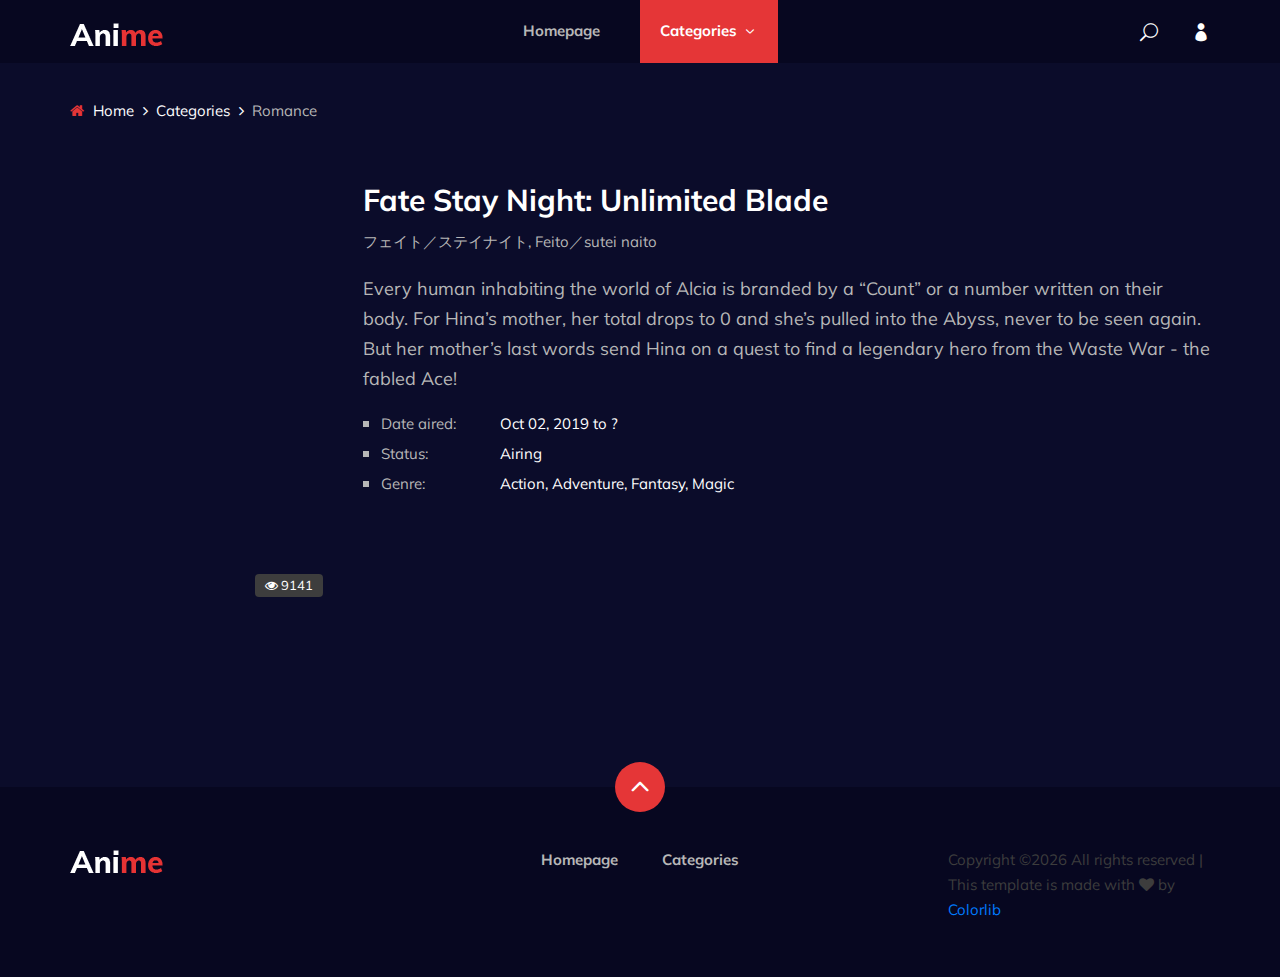
<file: anime-details.html>
<!DOCTYPE html>
<html lang="zxx">

<head>
    <meta charset="UTF-8">
    <meta name="description" content="Anime Template">
    <meta name="keywords" content="Anime, unica, creative, html">
    <meta name="viewport" content="width=device-width, initial-scale=1.0">
    <meta http-equiv="X-UA-Compatible" content="ie=edge">
    <title>Anime | Template</title>

    <!-- Google Font -->
    <link href="https://fonts.googleapis.com/css2?family=Oswald:wght@300;400;500;600;700&display=swap" rel="stylesheet">
    <link href="https://fonts.googleapis.com/css2?family=Mulish:wght@300;400;500;600;700;800;900&display=swap"
        rel="stylesheet">
    <link rel="stylesheet" href="https://unpkg.com/swiper@8/swiper-bundle.min.css" />
    <!-- Css Styles -->
    <link rel="stylesheet" href="css/bootstrap.min.css" type="text/css">
    <link rel="stylesheet" href="css/font-awesome.min.css" type="text/css">
    <link rel="stylesheet" href="css/elegant-icons.css" type="text/css">
    <link rel="stylesheet" href="css/style.css" type="text/css">
</head>

<body>
    <!-- Page Preloder -->
    <div id="preloder" class="preloder">
        <div class="loader"></div>
    </div>

    <!-- Header Section Begin -->
    <header class="header">
        <div class="container">
            <div class="row">
                <div class="col-lg-2">
                    <div class="header__logo">
                        <a href="./index.html">
                            <img src="img/logo.png" alt="">
                        </a>
                    </div>
                </div>
                <div class="col-lg-8">
                    <div class="header__nav">
                        <nav class="header__menu mobile-menu">
                            <ul>
                                <li><a href="./index.html">Homepage</a></li>
                                <li class="active"><a href="./categories.html">Categories <span class="arrow_carrot-down"></span></a>
                                    <ul class="dropdown">
                                        <li><a href="./categories.html">Categories</a></li>
                                    </ul>
                                </li>
                            </ul>
                        </nav>
                    </div>
                </div>
                <div class="col-lg-2">
                    <div class="header__right">
                        <a href="#" class="search-switch"><span class="icon_search"></span></a>
                        <a href="./login.html"><span class="icon_profile"></span></a>
                    </div>
                </div>
            </div>
            <div id="mobile-menu-wrap"></div>
        </div>
    </header>
    <!-- Header End -->

    <!-- Breadcrumb Begin -->
    <div class="breadcrumb-option">
        <div class="container">
            <div class="row">
                <div class="col-lg-12">
                    <div class="breadcrumb__links">
                        <a href="./index.html"><i class="fa fa-home"></i> Home</a>
                        <a href="./categories.html">Categories</a>
                        <span>Romance</span>
                    </div>
                </div>
            </div>
        </div>
    </div>
    <!-- Breadcrumb End -->

    <!-- Anime Section Begin -->
    <section class="anime-details spad">
        <div class="container">
            <div class="anime__details__content">
                <div class="row">
                    <div class="col-lg-3">
                        <div class="anime__details__pic set-bg" data-setbg="img/anime/details-pic.jpg">
                            <div class="view"><i class="fa fa-eye"></i> 9141</div>
                        </div>
                    </div>
                    <div class="col-lg-9">
                        <div class="anime__details__text">
                            <div class="anime__details__title">
                                <h3>Fate Stay Night: Unlimited Blade</h3>
                                <span>フェイト／ステイナイト, Feito／sutei naito</span>
                            </div>
   
                            <p>Every human inhabiting the world of Alcia is branded by a “Count” or a number written on
                                their body. For Hina’s mother, her total drops to 0 and she’s pulled into the Abyss,
                                never to be seen again. But her mother’s last words send Hina on a quest to find a
                            legendary hero from the Waste War - the fabled Ace!</p>
                            <div class="anime__details__widget">
                                <div class="row">
                                    <div class="col-lg-6 col-md-6">
                                        <ul>
                                            <li><span>Date aired:</span> Oct 02, 2019 to ?</li>
                                            <li><span>Status:</span> Airing</li>
                                            <li><span>Genre:</span> Action, Adventure, Fantasy, Magic</li>
                                        </ul>
                                    </div>
                                    <div class="col-lg-6 col-md-6">
                                    </div>
                                </div>
                            </div>
                        </div>
                    </div>
                </div>
            </div>
        </section>
        <!-- Anime Section End -->

        <!-- Footer Section Begin -->
        <footer class="footer">
            <div class="page-up">
                <a href="#" id="scrollToTopButton"><span class="arrow_carrot-up"></span></a>
            </div>
            <div class="container">
                <div class="row">
                    <div class="col-lg-3">
                        <div class="footer__logo">
                            <a href="./index.html"><img src="img/logo.png" alt=""></a>
                        </div>
                    </div>
                    <div class="col-lg-6">
                        <div class="footer__nav">
                            <ul>
                                <li class="active"><a href="./index.html">Homepage</a></li>
                                <li><a href="./categories.html">Categories</a></li>
                            </ul>
                        </div>
                    </div>
                    <div class="col-lg-3">
                        <p><!-- Link back to Colorlib can't be removed. Template is licensed under CC BY 3.0. -->
                          Copyright &copy;<script>document.write(new Date().getFullYear());</script> All rights reserved | This template is made with <i class="fa fa-heart" aria-hidden="true"></i> by <a href="https://colorlib.com" target="_blank">Colorlib</a>
                          <!-- Link back to Colorlib can't be removed. Template is licensed under CC BY 3.0. --></p>

                      </div>
                  </div>
              </div>
          </footer>
          <!-- Footer Section End -->

          <!-- Search model Begin -->
          <div class="search-model">
            <div class="h-100 d-flex align-items-center justify-content-center">
                <div class="search-close-switch"><i class="icon_close"></i></div>
                <form class="search-model-form">
                    <input type="text" id="search-input" placeholder="Search here.....">
                </form>
            </div>
        </div>
        <!-- Search model end -->

        <!-- Js Plugins -->
    </body>

    </html>
</file>
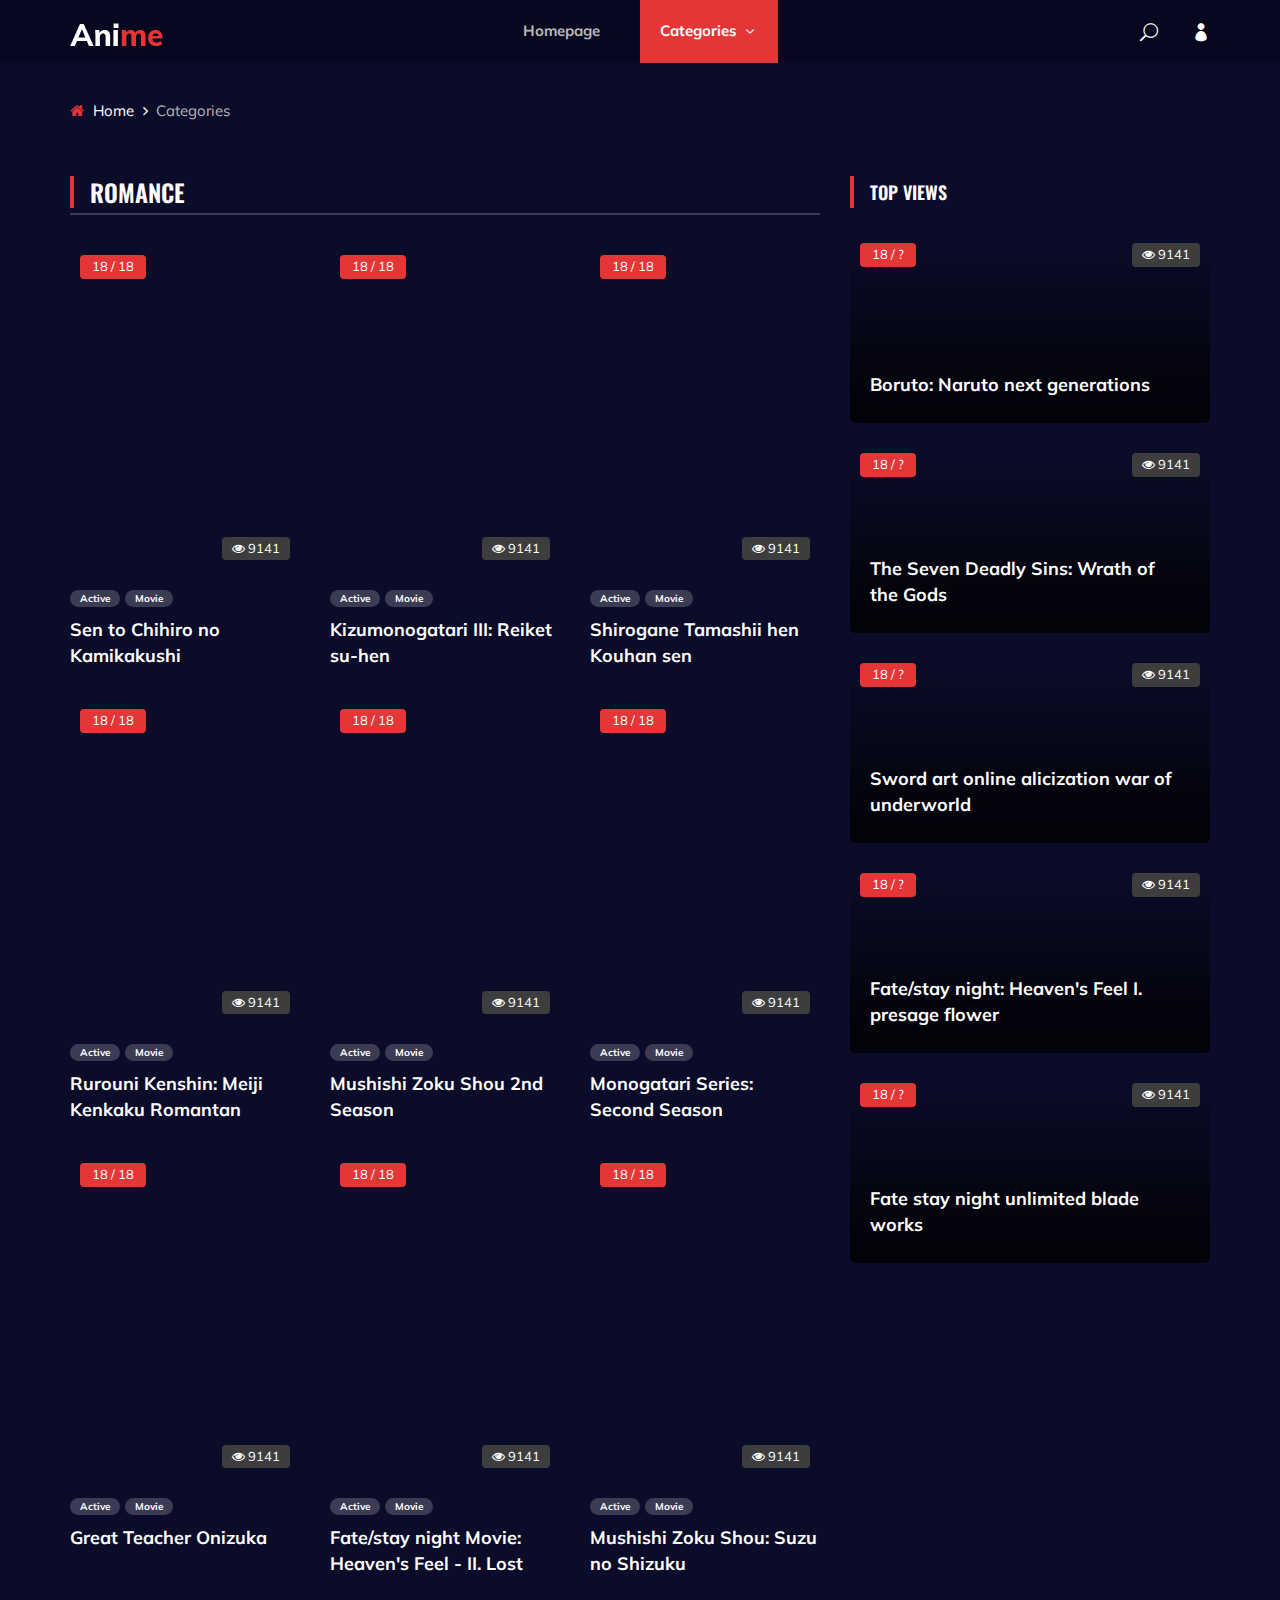
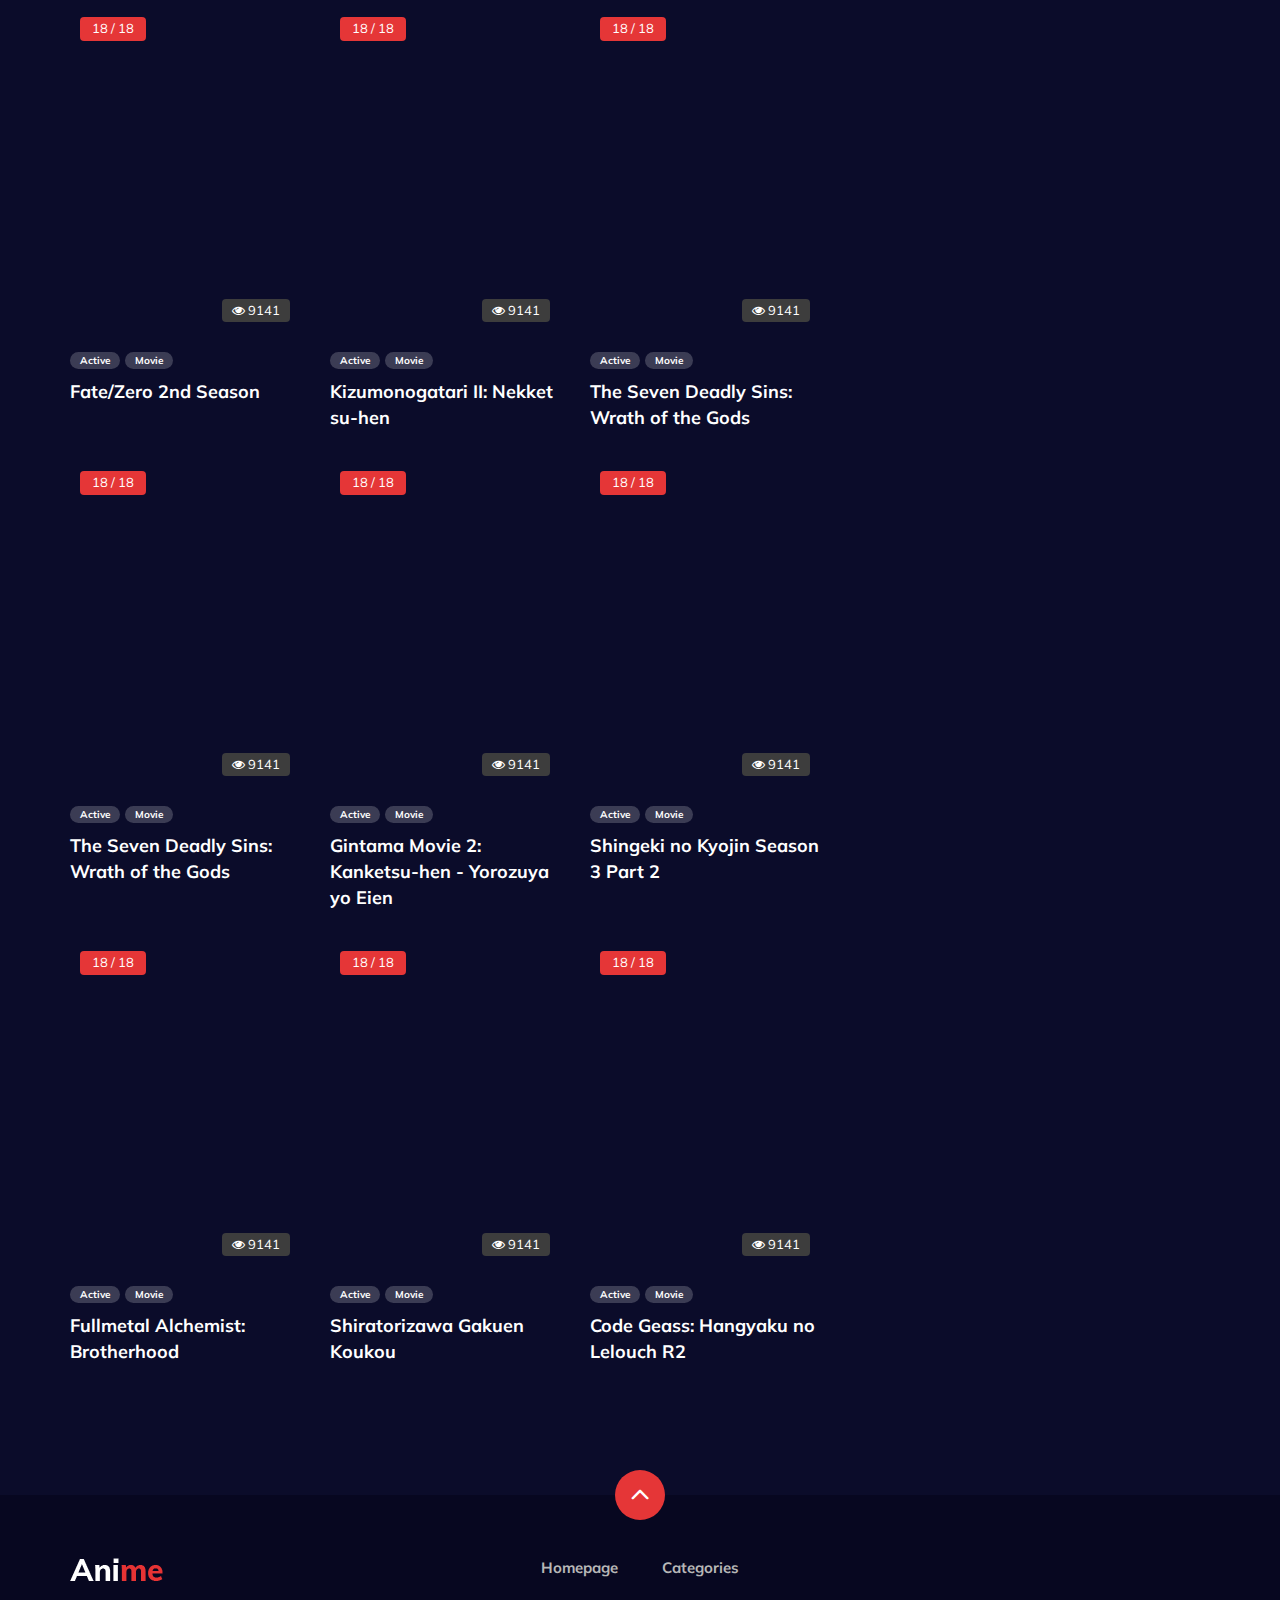
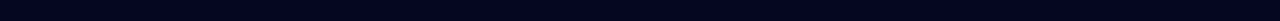
<file: categories.html>
<!DOCTYPE html>
<html lang="zxx">

<head>
    <meta charset="UTF-8">
    <meta name="description" content="Anime Template">
    <meta name="keywords" content="Anime, unica, creative, html">
    <meta name="viewport" content="width=device-width, initial-scale=1.0">
    <meta http-equiv="X-UA-Compatible" content="ie=edge">
    <title>Anime | Template</title>

    <!-- Google Font -->
    <link href="https://fonts.googleapis.com/css2?family=Oswald:wght@300;400;500;600;700&display=swap" rel="stylesheet">
    <link href="https://fonts.googleapis.com/css2?family=Mulish:wght@300;400;500;600;700;800;900&display=swap"
        rel="stylesheet">
    <link rel="stylesheet" href="https://unpkg.com/swiper@8/swiper-bundle.min.css" />
    <!-- Css Styles -->
    <link rel="stylesheet" href="css/bootstrap.min.css" type="text/css">
    <link rel="stylesheet" href="css/font-awesome.min.css" type="text/css">
    <link rel="stylesheet" href="css/elegant-icons.css" type="text/css">
    <link rel="stylesheet" href="css/style.css" type="text/css">
</head>

<body>
    <!-- Page Preloder -->
    <div id="preloder" class="preloder">
        <div class="loader"></div>
    </div>

    <!-- Header Section Begin -->
    <header class="header">
        <div class="container">
            <div class="row">
                <div class="col-lg-2">
                    <div class="header__logo">
                        <a href="./index.html">
                            <img src="img/logo.png" alt="">
                        </a>
                    </div>
                </div>
                <div class="col-lg-8">
                    <div class="header__nav">
                        <nav class="header__menu mobile-menu">
                            <ul>
                                <li><a href="./index.html">Homepage</a></li>
                                <li class="active">
                                    <a href="./categories.html">
                                        Categories <span class="arrow_carrot-down"></span>
                                    </a>
                                    
                                    <ul class="dropdown">
                                        <li><a href="./categories.html">Categories</a></li>
                                    </ul>
                                </li>
                            </ul>
                        </nav>
                    </div>
                </div>
                <div class="col-lg-2">
                    <div class="header__right">
                        <a href="#" class="search-switch"><span class="icon_search"></span></a>
                        <a href="./login.html"><span class="icon_profile"></span></a>
                    </div>
                </div>
            </div>
            <div id="mobile-menu-wrap"></div>
        </div>
    </header>
    <!-- Header End -->

    <!-- Breadcrumb Begin -->
    <div class="breadcrumb-option">
        <div class="container">
            <div class="row">
                <div class="col-lg-12">
                    <div class="breadcrumb__links">
                        <a href="./index.html"><i class="fa fa-home"></i> Home</a>
                        <span>Categories</span>
                    </div>
                </div>
            </div>
        </div>
    </div>
    <!-- Breadcrumb End -->

    <!-- Product Section Begin -->
    <section class="product-page spad">
        <div class="container">
            <div class="row">
                <div class="col-lg-8">
                    <div class="product__page__content">
                        <div class="product__page__title">
                            <div class="row">
                                <div class="col-lg-8 col-md-8 col-sm-6">
                                    <div class="section-title">
                                        <h4>Romance</h4>
                                    </div>
                                </div>
                            </div>
                        </div>
                        <div class="row">
                            <div class="col-lg-4 col-md-6 col-sm-6">
                                <div class="product__item">
                                    <div class="product__item__pic set-bg" data-setbg="img/popular/popular-1.jpg">
                                        <div class="ep">18 / 18</div>
                                        <div class="view"><i class="fa fa-eye"></i> 9141</div>
                                    </div>
                                    <div class="product__item__text">
                                        <ul>
                                            <li>Active</li>
                                            <li>Movie</li>
                                        </ul>
                                        <h5><a href="#">Sen to Chihiro no Kamikakushi</a></h5>
                                    </div>
                                </div>
                            </div>
                            <div class="col-lg-4 col-md-6 col-sm-6">
                                <div class="product__item">
                                    <div class="product__item__pic set-bg" data-setbg="img/popular/popular-2.jpg">
                                        <div class="ep">18 / 18</div>
                                        <div class="view"><i class="fa fa-eye"></i> 9141</div>
                                    </div>
                                    <div class="product__item__text">
                                        <ul>
                                            <li>Active</li>
                                            <li>Movie</li>
                                        </ul>
                                        <h5><a href="#">Kizumonogatari III: Reiket su-hen</a></h5>
                                    </div>
                                </div>
                            </div>
                            <div class="col-lg-4 col-md-6 col-sm-6">
                                <div class="product__item">
                                    <div class="product__item__pic set-bg" data-setbg="img/popular/popular-3.jpg">
                                        <div class="ep">18 / 18</div>
                                        <div class="view"><i class="fa fa-eye"></i> 9141</div>
                                    </div>
                                    <div class="product__item__text">
                                        <ul>
                                            <li>Active</li>
                                            <li>Movie</li>
                                        </ul>
                                        <h5><a href="#">Shirogane Tamashii hen Kouhan sen</a></h5>
                                    </div>
                                </div>
                            </div>
                            <div class="col-lg-4 col-md-6 col-sm-6">
                                <div class="product__item">
                                    <div class="product__item__pic set-bg" data-setbg="img/popular/popular-4.jpg">
                                        <div class="ep">18 / 18</div>
                                        <div class="view"><i class="fa fa-eye"></i> 9141</div>
                                    </div>
                                    <div class="product__item__text">
                                        <ul>
                                            <li>Active</li>
                                            <li>Movie</li>
                                        </ul>
                                        <h5><a href="#">Rurouni Kenshin: Meiji Kenkaku Romantan</a></h5>
                                    </div>
                                </div>
                            </div>
                            <div class="col-lg-4 col-md-6 col-sm-6">
                                <div class="product__item">
                                    <div class="product__item__pic set-bg" data-setbg="img/popular/popular-5.jpg">
                                        <div class="ep">18 / 18</div>
                                        <div class="view"><i class="fa fa-eye"></i> 9141</div>
                                    </div>
                                    <div class="product__item__text">
                                        <ul>
                                            <li>Active</li>
                                            <li>Movie</li>
                                        </ul>
                                        <h5><a href="#">Mushishi Zoku Shou 2nd Season</a></h5>
                                    </div>
                                </div>
                            </div>
                            <div class="col-lg-4 col-md-6 col-sm-6">
                                <div class="product__item">
                                    <div class="product__item__pic set-bg" data-setbg="img/popular/popular-6.jpg">
                                        <div class="ep">18 / 18</div>
                                        <div class="view"><i class="fa fa-eye"></i> 9141</div>
                                    </div>
                                    <div class="product__item__text">
                                        <ul>
                                            <li>Active</li>
                                            <li>Movie</li>
                                        </ul>
                                        <h5><a href="#">Monogatari Series: Second Season</a></h5>
                                    </div>
                                </div>
                            </div>
                            <div class="col-lg-4 col-md-6 col-sm-6">
                                <div class="product__item">
                                    <div class="product__item__pic set-bg" data-setbg="img/recent/recent-1.jpg">
                                        <div class="ep">18 / 18</div>
                                        <div class="view"><i class="fa fa-eye"></i> 9141</div>
                                    </div>
                                    <div class="product__item__text">
                                        <ul>
                                            <li>Active</li>
                                            <li>Movie</li>
                                        </ul>
                                        <h5><a href="#">Great Teacher Onizuka</a></h5>
                                    </div>
                                </div>
                            </div>
                            <div class="col-lg-4 col-md-6 col-sm-6">
                                <div class="product__item">
                                    <div class="product__item__pic set-bg" data-setbg="img/recent/recent-2.jpg">
                                        <div class="ep">18 / 18</div>
                                        <div class="view"><i class="fa fa-eye"></i> 9141</div>
                                    </div>
                                    <div class="product__item__text">
                                        <ul>
                                            <li>Active</li>
                                            <li>Movie</li>
                                        </ul>
                                        <h5><a href="#">Fate/stay night Movie: Heaven's Feel - II. Lost</a></h5>
                                    </div>
                                </div>
                            </div>
                            <div class="col-lg-4 col-md-6 col-sm-6">
                                <div class="product__item">
                                    <div class="product__item__pic set-bg" data-setbg="img/recent/recent-3.jpg">
                                        <div class="ep">18 / 18</div>
                                        <div class="view"><i class="fa fa-eye"></i> 9141</div>
                                    </div>
                                    <div class="product__item__text">
                                        <ul>
                                            <li>Active</li>
                                            <li>Movie</li>
                                        </ul>
                                        <h5><a href="#">Mushishi Zoku Shou: Suzu no Shizuku</a></h5>
                                    </div>
                                </div>
                            </div>
                            <div class="col-lg-4 col-md-6 col-sm-6">
                                <div class="product__item">
                                    <div class="product__item__pic set-bg" data-setbg="img/recent/recent-4.jpg">
                                        <div class="ep">18 / 18</div>
                                        <div class="view"><i class="fa fa-eye"></i> 9141</div>
                                    </div>
                                    <div class="product__item__text">
                                        <ul>
                                            <li>Active</li>
                                            <li>Movie</li>
                                        </ul>
                                        <h5><a href="#">Fate/Zero 2nd Season</a></h5>
                                    </div>
                                </div>
                            </div>
                            <div class="col-lg-4 col-md-6 col-sm-6">
                                <div class="product__item">
                                    <div class="product__item__pic set-bg" data-setbg="img/recent/recent-5.jpg">
                                        <div class="ep">18 / 18</div>
                                        <div class="view"><i class="fa fa-eye"></i> 9141</div>
                                    </div>
                                    <div class="product__item__text">
                                        <ul>
                                            <li>Active</li>
                                            <li>Movie</li>
                                        </ul>
                                        <h5><a href="#">Kizumonogatari II: Nekket su-hen</a></h5>
                                    </div>
                                </div>
                            </div>
                            <div class="col-lg-4 col-md-6 col-sm-6">
                                <div class="product__item">
                                    <div class="product__item__pic set-bg" data-setbg="img/recent/recent-6.jpg">
                                        <div class="ep">18 / 18</div>
                                        <div class="view"><i class="fa fa-eye"></i> 9141</div>
                                    </div>
                                    <div class="product__item__text">
                                        <ul>
                                            <li>Active</li>
                                            <li>Movie</li>
                                        </ul>
                                        <h5><a href="#">The Seven Deadly Sins: Wrath of the Gods</a></h5>
                                    </div>
                                </div>
                            </div>
                            <div class="col-lg-4 col-md-6 col-sm-6">
                                <div class="product__item">
                                    <div class="product__item__pic set-bg" data-setbg="img/trending/trend-1.jpg">
                                        <div class="ep">18 / 18</div>
                                        <div class="view"><i class="fa fa-eye"></i> 9141</div>
                                    </div>
                                    <div class="product__item__text">
                                        <ul>
                                            <li>Active</li>
                                            <li>Movie</li>
                                        </ul>
                                        <h5><a href="#">The Seven Deadly Sins: Wrath of the Gods</a></h5>
                                    </div>
                                </div>
                            </div>
                            <div class="col-lg-4 col-md-6 col-sm-6">
                                <div class="product__item">
                                    <div class="product__item__pic set-bg" data-setbg="img/trending/trend-2.jpg">
                                        <div class="ep">18 / 18</div>
                                        <div class="view"><i class="fa fa-eye"></i> 9141</div>
                                    </div>
                                    <div class="product__item__text">
                                        <ul>
                                            <li>Active</li>
                                            <li>Movie</li>
                                        </ul>
                                        <h5><a href="#">Gintama Movie 2: Kanketsu-hen - Yorozuya yo Eien</a></h5>
                                    </div>
                                </div>
                            </div>
                            <div class="col-lg-4 col-md-6 col-sm-6">
                                <div class="product__item">
                                    <div class="product__item__pic set-bg" data-setbg="img/trending/trend-3.jpg">
                                        <div class="ep">18 / 18</div>
                                        <div class="view"><i class="fa fa-eye"></i> 9141</div>
                                    </div>
                                    <div class="product__item__text">
                                        <ul>
                                            <li>Active</li>
                                            <li>Movie</li>
                                        </ul>
                                        <h5><a href="#">Shingeki no Kyojin Season 3 Part 2</a></h5>
                                    </div>
                                </div>
                            </div>
                            <div class="col-lg-4 col-md-6 col-sm-6">
                                <div class="product__item">
                                    <div class="product__item__pic set-bg" data-setbg="img/trending/trend-4.jpg">
                                        <div class="ep">18 / 18</div>
                                        <div class="view"><i class="fa fa-eye"></i> 9141</div>
                                    </div>
                                    <div class="product__item__text">
                                        <ul>
                                            <li>Active</li>
                                            <li>Movie</li>
                                        </ul>
                                        <h5><a href="#">Fullmetal Alchemist: Brotherhood</a></h5>
                                    </div>
                                </div>
                            </div>
                            <div class="col-lg-4 col-md-6 col-sm-6">
                                <div class="product__item">
                                    <div class="product__item__pic set-bg" data-setbg="img/trending/trend-5.jpg">
                                        <div class="ep">18 / 18</div>
                                        <div class="view"><i class="fa fa-eye"></i> 9141</div>
                                    </div>
                                    <div class="product__item__text">
                                        <ul>
                                            <li>Active</li>
                                            <li>Movie</li>
                                        </ul>
                                        <h5><a href="#">Shiratorizawa Gakuen Koukou</a></h5>
                                    </div>
                                </div>
                            </div>
                            <div class="col-lg-4 col-md-6 col-sm-6">
                                <div class="product__item">
                                    <div class="product__item__pic set-bg" data-setbg="img/trending/trend-6.jpg">
                                        <div class="ep">18 / 18</div>
                                        <div class="view"><i class="fa fa-eye"></i> 9141</div>
                                    </div>
                                    <div class="product__item__text">
                                        <ul>
                                            <li>Active</li>
                                            <li>Movie</li>
                                        </ul>
                                        <h5><a href="#">Code Geass: Hangyaku no Lelouch R2</a></h5>
                                    </div>
                                </div>
                            </div>
                        </div>
                    </div>
                </div>
                <div class="col-lg-4 col-md-6 col-sm-8">
                    <div class="product__sidebar">
                        <div class="product__sidebar__view">
                            <div class="section-title">
                                <h5>Top Views</h5>
                            </div>
                            <div class="filter__gallery">
                                <div class="product__sidebar__view__item set-bg mix day years"
                                    data-setbg="img/sidebar/tv-1.jpg">
                                    <div class="ep">18 / ?</div>
                                    <div class="view"><i class="fa fa-eye"></i> 9141</div>
                                    <h5><a href="#">Boruto: Naruto next generations</a></h5>
                                </div>
                                <div class="product__sidebar__view__item set-bg mix month week"
                                    data-setbg="img/sidebar/tv-2.jpg">
                                    <div class="ep">18 / ?</div>
                                    <div class="view"><i class="fa fa-eye"></i> 9141</div>
                                    <h5><a href="#">The Seven Deadly Sins: Wrath of the Gods</a></h5>
                                </div>
                                <div class="product__sidebar__view__item set-bg mix week years"
                                    data-setbg="img/sidebar/tv-3.jpg">
                                    <div class="ep">18 / ?</div>
                                    <div class="view"><i class="fa fa-eye"></i> 9141</div>
                                    <h5><a href="#">Sword art online alicization war of underworld</a></h5>
                                </div>
                                <div class="product__sidebar__view__item set-bg mix years month"
                                    data-setbg="img/sidebar/tv-4.jpg">
                                    <div class="ep">18 / ?</div>
                                    <div class="view"><i class="fa fa-eye"></i> 9141</div>
                                    <h5><a href="#">Fate/stay night: Heaven's Feel I. presage flower</a></h5>
                                </div>
                                <div class="product__sidebar__view__item set-bg mix day"
                                    data-setbg="img/sidebar/tv-5.jpg">
                                    <div class="ep">18 / ?</div>
                                    <div class="view"><i class="fa fa-eye"></i> 9141</div>
                                    <h5><a href="#">Fate stay night unlimited blade works</a></h5>
                                </div>
                            </div>
                        </div>
                    </div>
                </div>
            </div>
        </div>
    </section>
    <!-- Product Section End -->

    <!-- Footer Section Begin -->
    <footer class="footer">
        <div class="page-up">
            <a href="#" id="scrollToTopButton"><span class="arrow_carrot-up"></span></a>
        </div>
        <div class="container">
            <div class="row">
                <div class="col-lg-3">
                    <div class="footer__logo">
                        <a href="./index.html"><img src="img/logo.png" alt=""></a>
                    </div>
                </div>
                <div class="col-lg-6">
                    <div class="footer__nav">
                        <ul>
                            <li class="active"><a href="./index.html">Homepage</a></li>
                            <li><a href="./categories.html">Categories</a></li>

                        </ul>
                    </div>
                </div>
            </div>
    </footer>
    <!-- Footer Section End -->

    <!-- Search model Begin -->
    <div class="search-model">
        <div class="h-100 d-flex align-items-center justify-content-center">
            <div class="search-close-switch"><i class="icon_close"></i></div>
            <form class="search-model-form">
                <input type="text" id="search-input" placeholder="Search here.....">
            </form>
        </div>
    </div>
    <!-- Search model end -->

    <!-- Js Plugins -->
    <script>
        const params = new URLSearchParams(window.location.search)
        console.log(params.get("ganre"));
    </script>
</body>

</html>
</file>
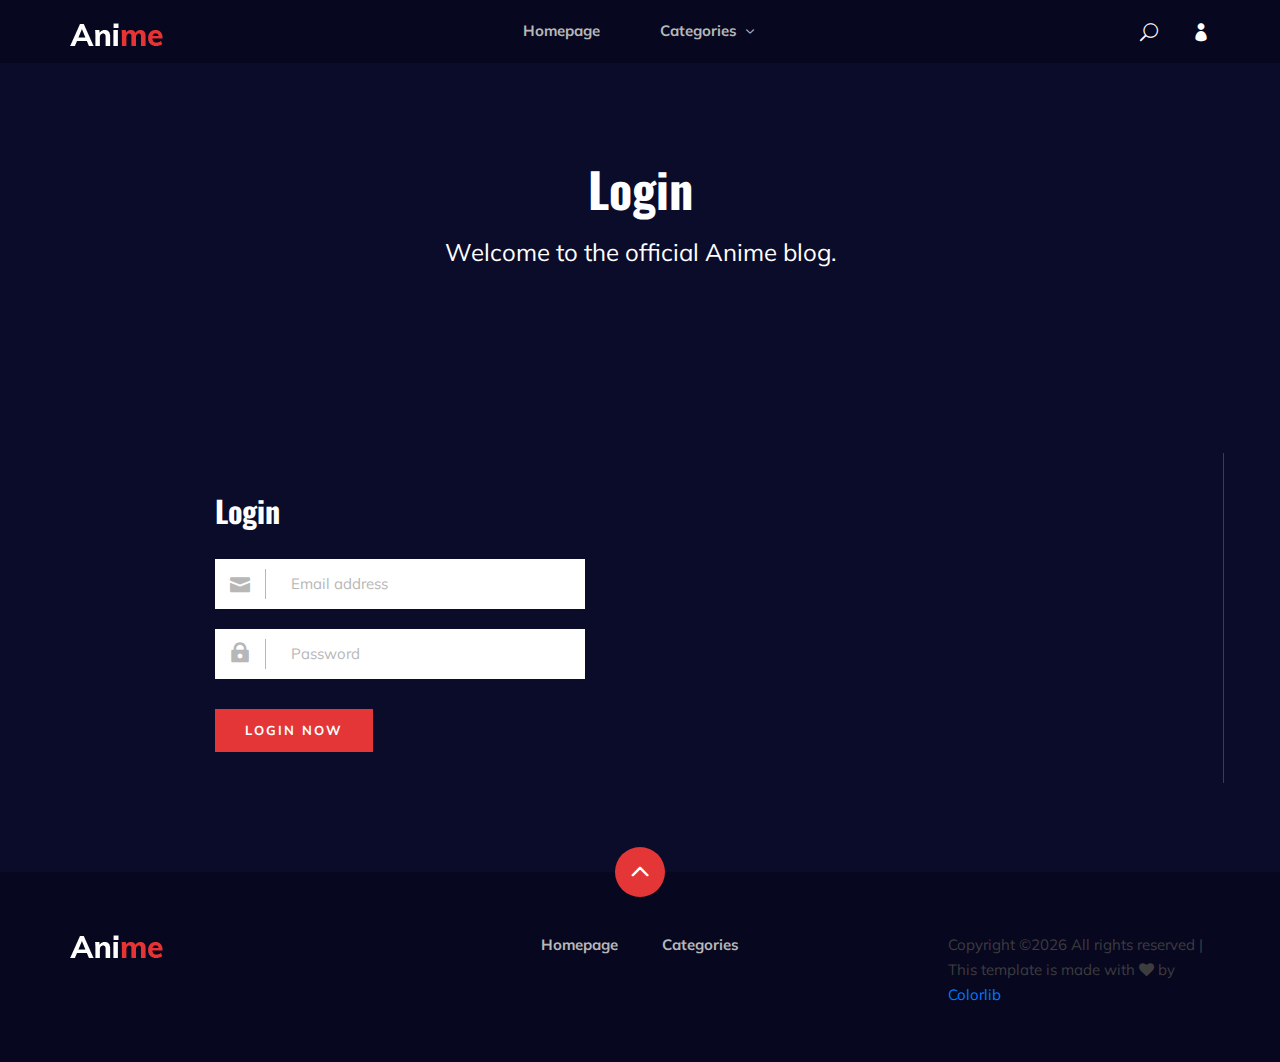
<file: login.html>
<!DOCTYPE html>
<html lang="zxx">

<head>
    <meta charset="UTF-8">
    <meta name="description" content="Anime Template">
    <meta name="keywords" content="Anime, unica, creative, html">
    <meta name="viewport" content="width=device-width, initial-scale=1.0">
    <meta http-equiv="X-UA-Compatible" content="ie=edge">
    <title>Anime | Template</title>

    <!-- Google Font -->
    <link href="https://fonts.googleapis.com/css2?family=Oswald:wght@300;400;500;600;700&display=swap" rel="stylesheet">
    <link href="https://fonts.googleapis.com/css2?family=Mulish:wght@300;400;500;600;700;800;900&display=swap"
        rel="stylesheet">
    <link rel="stylesheet" href="https://unpkg.com/swiper@8/swiper-bundle.min.css" />
    <!-- Css Styles -->
    <link rel="stylesheet" href="css/bootstrap.min.css" type="text/css">
    <link rel="stylesheet" href="css/font-awesome.min.css" type="text/css">
    <link rel="stylesheet" href="css/elegant-icons.css" type="text/css">
    <link rel="stylesheet" href="css/style.css" type="text/css">
</head>

<body>
    <!-- Page Preloder -->
    <div id="preloder" class="preloder">
        <div class="loader"></div>
    </div>

    <!-- Header Section Begin -->
    <header class="header">
        <div class="container">
            <div class="row">
                <div class="col-lg-2">
                    <div class="header__logo">
                        <a href="./index.html">
                            <img src="img/logo.png" alt="">
                        </a>
                    </div>
                </div>
                <div class="col-lg-8">
                    <div class="header__nav">
                        <nav class="header__menu mobile-menu">
                            <ul>
                                <li><a href="./index.html">Homepage</a></li>
                                <li><a href="./categories.html">Categories <span class="arrow_carrot-down"></span></a>
                                    <ul class="dropdown">
                                        <li><a href="./categories.html">Categories</a></li>
                                    </ul>
                                </li>
                            </ul>
                        </nav>
                    </div>
                </div>
                <div class="col-lg-2">
                    <div class="header__right">
                        <a href="#" class="search-switch"><span class="icon_search"></span></a>
                        <a href="./login.html"><span class="icon_profile"></span></a>
                    </div>
                </div>
            </div>
            <div id="mobile-menu-wrap"></div>
        </div>
    </header>
    <!-- Header End -->

    <!-- Normal Breadcrumb Begin -->
    <section class="normal-breadcrumb set-bg" data-setbg="img/normal-breadcrumb.jpg">
        <div class="container">
            <div class="row">
                <div class="col-lg-12 text-center">
                    <div class="normal__breadcrumb__text">
                        <h2>Login</h2>
                        <p>Welcome to the official Anime blog.</p>
                    </div>
                </div>
            </div>
        </div>
    </section>
    <!-- Normal Breadcrumb End -->

    <!-- Login Section Begin -->
    <section class="login spad">
        <div class="container">
            <div class="row">
                <div class="col-lg-12">
                    <div class="login__form">
                        <h3>Login</h3>
                        <form action="#">
                            <div class="input__item">
                                <input type="text" placeholder="Email address">
                                <span class="icon_mail"></span>
                            </div>
                            <div class="input__item">
                                <input type="text" placeholder="Password">
                                <span class="icon_lock"></span>
                            </div>
                            <button type="submit" class="site-btn">Login Now</button>
                        </form>
                    </div>
                </div>
            </div>
        </div>
    </section>
    <!-- Login Section End -->

    <!-- Footer Section Begin -->
    <footer class="footer">
        <div class="page-up">
            <a href="#" id="scrollToTopButton"><span class="arrow_carrot-up"></span></a>
        </div>
        <div class="container">
            <div class="row">
                <div class="col-lg-3">
                    <div class="footer__logo">
                        <a href="./index.html"><img src="img/logo.png" alt=""></a>
                    </div>
                </div>
                <div class="col-lg-6">
                    <div class="footer__nav">
                        <ul>
                            <li class="active"><a href="./index.html">Homepage</a></li>
                            <li><a href="./categories.html">Categories</a></li>
                        </ul>
                    </div>
                </div>
                <div class="col-lg-3">
                    <p><!-- Link back to Colorlib can't be removed. Template is licensed under CC BY 3.0. -->
                      Copyright &copy;<script>document.write(new Date().getFullYear());</script> All rights reserved | This template is made with <i class="fa fa-heart" aria-hidden="true"></i> by <a href="https://colorlib.com" target="_blank">Colorlib</a>
                      <!-- Link back to Colorlib can't be removed. Template is licensed under CC BY 3.0. --></p>

                  </div>
              </div>
          </div>
      </footer>
      <!-- Footer Section End -->

      <!-- Search model Begin -->
      <div class="search-model">
        <div class="h-100 d-flex align-items-center justify-content-center">
            <div class="search-close-switch"><i class="icon_close"></i></div>
            <form class="search-model-form">
                <input type="text" id="search-input" placeholder="Search here.....">
            </form>
        </div>
    </div>
    <!-- Search model end -->

    <!-- Js Plugins -->
</body>

</html>
</file>
<file: css/elegant-icons.css>
@font-face {
	font-family: 'ElegantIcons';
	src:url('../fonts/ElegantIcons.eot');
	src:url('../fonts/ElegantIcons.eot?#iefix') format('embedded-opentype'),
		url('../fonts/ElegantIcons.woff') format('woff'),
		url('../fonts/ElegantIcons.ttf') format('truetype'),
		url('../fonts/ElegantIcons.svg#ElegantIcons') format('svg');
	font-weight: normal;
	font-style: normal;
}

/* Use the following CSS code if you want to use data attributes for inserting your icons */
[data-icon]:before {
	font-family: 'ElegantIcons';
	content: attr(data-icon);
	speak: none;
	font-weight: normal;
	font-variant: normal;
	text-transform: none;
	line-height: 1;
	-webkit-font-smoothing: antialiased;
	-moz-osx-font-smoothing: grayscale;
}

/* Use the following CSS code if you want to have a class per icon */
/*
Instead of a list of all class selectors,
you can use the generic selector below, but it's slower:
[class*="your-class-prefix"] {
*/
.arrow_up, .arrow_down, .arrow_left, .arrow_right, .arrow_left-up, .arrow_right-up, .arrow_right-down, .arrow_left-down, .arrow-up-down, .arrow_up-down_alt, .arrow_left-right_alt, .arrow_left-right, .arrow_expand_alt2, .arrow_expand_alt, .arrow_condense, .arrow_expand, .arrow_move, .arrow_carrot-up, .arrow_carrot-down, .arrow_carrot-left, .arrow_carrot-right, .arrow_carrot-2up, .arrow_carrot-2down, .arrow_carrot-2left, .arrow_carrot-2right, .arrow_carrot-up_alt2, .arrow_carrot-down_alt2, .arrow_carrot-left_alt2, .arrow_carrot-right_alt2, .arrow_carrot-2up_alt2, .arrow_carrot-2down_alt2, .arrow_carrot-2left_alt2, .arrow_carrot-2right_alt2, .arrow_triangle-up, .arrow_triangle-down, .arrow_triangle-left, .arrow_triangle-right, .arrow_triangle-up_alt2, .arrow_triangle-down_alt2, .arrow_triangle-left_alt2, .arrow_triangle-right_alt2, .arrow_back, .icon_minus-06, .icon_plus, .icon_close, .icon_check, .icon_minus_alt2, .icon_plus_alt2, .icon_close_alt2, .icon_check_alt2, .icon_zoom-out_alt, .icon_zoom-in_alt, .icon_search, .icon_box-empty, .icon_box-selected, .icon_minus-box, .icon_plus-box, .icon_box-checked, .icon_circle-empty, .icon_circle-slelected, .icon_stop_alt2, .icon_stop, .icon_pause_alt2, .icon_pause, .icon_menu, .icon_menu-square_alt2, .icon_menu-circle_alt2, .icon_ul, .icon_ol, .icon_adjust-horiz, .icon_adjust-vert, .icon_document_alt, .icon_documents_alt, .icon_pencil, .icon_pencil-edit_alt, .icon_pencil-edit, .icon_folder-alt, .icon_folder-open_alt, .icon_folder-add_alt, .icon_info_alt, .icon_error-oct_alt, .icon_error-circle_alt, .icon_error-triangle_alt, .icon_question_alt2, .icon_question, .icon_comment_alt, .icon_chat_alt, .icon_vol-mute_alt, .icon_volume-low_alt, .icon_volume-high_alt, .icon_quotations, .icon_quotations_alt2, .icon_clock_alt, .icon_lock_alt, .icon_lock-open_alt, .icon_key_alt, .icon_cloud_alt, .icon_cloud-upload_alt, .icon_cloud-download_alt, .icon_image, .icon_images, .icon_lightbulb_alt, .icon_gift_alt, .icon_house_alt, .icon_genius, .icon_mobile, .icon_tablet, .icon_laptop, .icon_desktop, .icon_camera_alt, .icon_mail_alt, .icon_cone_alt, .icon_ribbon_alt, .icon_bag_alt, .icon_creditcard, .icon_cart_alt, .icon_paperclip, .icon_tag_alt, .icon_tags_alt, .icon_trash_alt, .icon_cursor_alt, .icon_mic_alt, .icon_compass_alt, .icon_pin_alt, .icon_pushpin_alt, .icon_map_alt, .icon_drawer_alt, .icon_toolbox_alt, .icon_book_alt, .icon_calendar, .icon_film, .icon_table, .icon_contacts_alt, .icon_headphones, .icon_lifesaver, .icon_piechart, .icon_refresh, .icon_link_alt, .icon_link, .icon_loading, .icon_blocked, .icon_archive_alt, .icon_heart_alt, .icon_star_alt, .icon_star-half_alt, .icon_star, .icon_star-half, .icon_tools, .icon_tool, .icon_cog, .icon_cogs, .arrow_up_alt, .arrow_down_alt, .arrow_left_alt, .arrow_right_alt, .arrow_left-up_alt, .arrow_right-up_alt, .arrow_right-down_alt, .arrow_left-down_alt, .arrow_condense_alt, .arrow_expand_alt3, .arrow_carrot_up_alt, .arrow_carrot-down_alt, .arrow_carrot-left_alt, .arrow_carrot-right_alt, .arrow_carrot-2up_alt, .arrow_carrot-2dwnn_alt, .arrow_carrot-2left_alt, .arrow_carrot-2right_alt, .arrow_triangle-up_alt, .arrow_triangle-down_alt, .arrow_triangle-left_alt, .arrow_triangle-right_alt, .icon_minus_alt, .icon_plus_alt, .icon_close_alt, .icon_check_alt, .icon_zoom-out, .icon_zoom-in, .icon_stop_alt, .icon_menu-square_alt, .icon_menu-circle_alt, .icon_document, .icon_documents, .icon_pencil_alt, .icon_folder, .icon_folder-open, .icon_folder-add, .icon_folder_upload, .icon_folder_download, .icon_info, .icon_error-circle, .icon_error-oct, .icon_error-triangle, .icon_question_alt, .icon_comment, .icon_chat, .icon_vol-mute, .icon_volume-low, .icon_volume-high, .icon_quotations_alt, .icon_clock, .icon_lock, .icon_lock-open, .icon_key, .icon_cloud, .icon_cloud-upload, .icon_cloud-download, .icon_lightbulb, .icon_gift, .icon_house, .icon_camera, .icon_mail, .icon_cone, .icon_ribbon, .icon_bag, .icon_cart, .icon_tag, .icon_tags, .icon_trash, .icon_cursor, .icon_mic, .icon_compass, .icon_pin, .icon_pushpin, .icon_map, .icon_drawer, .icon_toolbox, .icon_book, .icon_contacts, .icon_archive, .icon_heart, .icon_profile, .icon_group, .icon_grid-2x2, .icon_grid-3x3, .icon_music, .icon_pause_alt, .icon_phone, .icon_upload, .icon_download, .social_facebook, .social_twitter, .social_pinterest, .social_googleplus, .social_tumblr, .social_tumbleupon, .social_wordpress, .social_instagram, .social_dribbble, .social_vimeo, .social_linkedin, .social_rss, .social_deviantart, .social_share, .social_myspace, .social_skype, .social_youtube, .social_picassa, .social_googledrive, .social_flickr, .social_blogger, .social_spotify, .social_delicious, .social_facebook_circle, .social_twitter_circle, .social_pinterest_circle, .social_googleplus_circle, .social_tumblr_circle, .social_stumbleupon_circle, .social_wordpress_circle, .social_instagram_circle, .social_dribbble_circle, .social_vimeo_circle, .social_linkedin_circle, .social_rss_circle, .social_deviantart_circle, .social_share_circle, .social_myspace_circle, .social_skype_circle, .social_youtube_circle, .social_picassa_circle, .social_googledrive_alt2, .social_flickr_circle, .social_blogger_circle, .social_spotify_circle, .social_delicious_circle, .social_facebook_square, .social_twitter_square, .social_pinterest_square, .social_googleplus_square, .social_tumblr_square, .social_stumbleupon_square, .social_wordpress_square, .social_instagram_square, .social_dribbble_square, .social_vimeo_square, .social_linkedin_square, .social_rss_square, .social_deviantart_square, .social_share_square, .social_myspace_square, .social_skype_square, .social_youtube_square, .social_picassa_square, .social_googledrive_square, .social_flickr_square, .social_blogger_square, .social_spotify_square, .social_delicious_square, .icon_printer, .icon_calulator, .icon_building, .icon_floppy, .icon_drive, .icon_search-2, .icon_id, .icon_id-2, .icon_puzzle, .icon_like, .icon_dislike, .icon_mug, .icon_currency, .icon_wallet, .icon_pens, .icon_easel, .icon_flowchart, .icon_datareport, .icon_briefcase, .icon_shield, .icon_percent, .icon_globe, .icon_globe-2, .icon_target, .icon_hourglass, .icon_balance, .icon_rook, .icon_printer-alt, .icon_calculator_alt, .icon_building_alt, .icon_floppy_alt, .icon_drive_alt, .icon_search_alt, .icon_id_alt, .icon_id-2_alt, .icon_puzzle_alt, .icon_like_alt, .icon_dislike_alt, .icon_mug_alt, .icon_currency_alt, .icon_wallet_alt, .icon_pens_alt, .icon_easel_alt, .icon_flowchart_alt, .icon_datareport_alt, .icon_briefcase_alt, .icon_shield_alt, .icon_percent_alt, .icon_globe_alt, .icon_clipboard {
	font-family: 'ElegantIcons';
	speak: none;
	font-style: normal;
	font-weight: normal;
	font-variant: normal;
	text-transform: none;
	line-height: 1;
	-webkit-font-smoothing: antialiased;
}
.arrow_up:before {
	content: "\21";
}
.arrow_down:before {
	content: "\22";
}
.arrow_left:before {
	content: "\23";
}
.arrow_right:before {
	content: "\24";
}
.arrow_left-up:before {
	content: "\25";
}
.arrow_right-up:before {
	content: "\26";
}
.arrow_right-down:before {
	content: "\27";
}
.arrow_left-down:before {
	content: "\28";
}
.arrow-up-down:before {
	content: "\29";
}
.arrow_up-down_alt:before {
	content: "\2a";
}
.arrow_left-right_alt:before {
	content: "\2b";
}
.arrow_left-right:before {
	content: "\2c";
}
.arrow_expand_alt2:before {
	content: "\2d";
}
.arrow_expand_alt:before {
	content: "\2e";
}
.arrow_condense:before {
	content: "\2f";
}
.arrow_expand:before {
	content: "\30";
}
.arrow_move:before {
	content: "\31";
}
.arrow_carrot-up:before {
	content: "\32";
}
.arrow_carrot-down:before {
	content: "\33";
}
.arrow_carrot-left:before {
	content: "\34";
}
.arrow_carrot-right:before {
	content: "\35";
}
.arrow_carrot-2up:before {
	content: "\36";
}
.arrow_carrot-2down:before {
	content: "\37";
}
.arrow_carrot-2left:before {
	content: "\38";
}
.arrow_carrot-2right:before {
	content: "\39";
}
.arrow_carrot-up_alt2:before {
	content: "\3a";
}
.arrow_carrot-down_alt2:before {
	content: "\3b";
}
.arrow_carrot-left_alt2:before {
	content: "\3c";
}
.arrow_carrot-right_alt2:before {
	content: "\3d";
}
.arrow_carrot-2up_alt2:before {
	content: "\3e";
}
.arrow_carrot-2down_alt2:before {
	content: "\3f";
}
.arrow_carrot-2left_alt2:before {
	content: "\40";
}
.arrow_carrot-2right_alt2:before {
	content: "\41";
}
.arrow_triangle-up:before {
	content: "\42";
}
.arrow_triangle-down:before {
	content: "\43";
}
.arrow_triangle-left:before {
	content: "\44";
}
.arrow_triangle-right:before {
	content: "\45";
}
.arrow_triangle-up_alt2:before {
	content: "\46";
}
.arrow_triangle-down_alt2:before {
	content: "\47";
}
.arrow_triangle-left_alt2:before {
	content: "\48";
}
.arrow_triangle-right_alt2:before {
	content: "\49";
}
.arrow_back:before {
	content: "\4a";
}
.icon_minus-06:before {
	content: "\4b";
}
.icon_plus:before {
	content: "\4c";
}
.icon_close:before {
	content: "\4d";
}
.icon_check:before {
	content: "\4e";
}
.icon_minus_alt2:before {
	content: "\4f";
}
.icon_plus_alt2:before {
	content: "\50";
}
.icon_close_alt2:before {
	content: "\51";
}
.icon_check_alt2:before {
	content: "\52";
}
.icon_zoom-out_alt:before {
	content: "\53";
}
.icon_zoom-in_alt:before {
	content: "\54";
}
.icon_search:before {
	content: "\55";
}
.icon_box-empty:before {
	content: "\56";
}
.icon_box-selected:before {
	content: "\57";
}
.icon_minus-box:before {
	content: "\58";
}
.icon_plus-box:before {
	content: "\59";
}
.icon_box-checked:before {
	content: "\5a";
}
.icon_circle-empty:before {
	content: "\5b";
}
.icon_circle-slelected:before {
	content: "\5c";
}
.icon_stop_alt2:before {
	content: "\5d";
}
.icon_stop:before {
	content: "\5e";
}
.icon_pause_alt2:before {
	content: "\5f";
}
.icon_pause:before {
	content: "\60";
}
.icon_menu:before {
	content: "\61";
}
.icon_menu-square_alt2:before {
	content: "\62";
}
.icon_menu-circle_alt2:before {
	content: "\63";
}
.icon_ul:before {
	content: "\64";
}
.icon_ol:before {
	content: "\65";
}
.icon_adjust-horiz:before {
	content: "\66";
}
.icon_adjust-vert:before {
	content: "\67";
}
.icon_document_alt:before {
	content: "\68";
}
.icon_documents_alt:before {
	content: "\69";
}
.icon_pencil:before {
	content: "\6a";
}
.icon_pencil-edit_alt:before {
	content: "\6b";
}
.icon_pencil-edit:before {
	content: "\6c";
}
.icon_folder-alt:before {
	content: "\6d";
}
.icon_folder-open_alt:before {
	content: "\6e";
}
.icon_folder-add_alt:before {
	content: "\6f";
}
.icon_info_alt:before {
	content: "\70";
}
.icon_error-oct_alt:before {
	content: "\71";
}
.icon_error-circle_alt:before {
	content: "\72";
}
.icon_error-triangle_alt:before {
	content: "\73";
}
.icon_question_alt2:before {
	content: "\74";
}
.icon_question:before {
	content: "\75";
}
.icon_comment_alt:before {
	content: "\76";
}
.icon_chat_alt:before {
	content: "\77";
}
.icon_vol-mute_alt:before {
	content: "\78";
}
.icon_volume-low_alt:before {
	content: "\79";
}
.icon_volume-high_alt:before {
	content: "\7a";
}
.icon_quotations:before {
	content: "\7b";
}
.icon_quotations_alt2:before {
	content: "\7c";
}
.icon_clock_alt:before {
	content: "\7d";
}
.icon_lock_alt:before {
	content: "\7e";
}
.icon_lock-open_alt:before {
	content: "\e000";
}
.icon_key_alt:before {
	content: "\e001";
}
.icon_cloud_alt:before {
	content: "\e002";
}
.icon_cloud-upload_alt:before {
	content: "\e003";
}
.icon_cloud-download_alt:before {
	content: "\e004";
}
.icon_image:before {
	content: "\e005";
}
.icon_images:before {
	content: "\e006";
}
.icon_lightbulb_alt:before {
	content: "\e007";
}
.icon_gift_alt:before {
	content: "\e008";
}
.icon_house_alt:before {
	content: "\e009";
}
.icon_genius:before {
	content: "\e00a";
}
.icon_mobile:before {
	content: "\e00b";
}
.icon_tablet:before {
	content: "\e00c";
}
.icon_laptop:before {
	content: "\e00d";
}
.icon_desktop:before {
	content: "\e00e";
}
.icon_camera_alt:before {
	content: "\e00f";
}
.icon_mail_alt:before {
	content: "\e010";
}
.icon_cone_alt:before {
	content: "\e011";
}
.icon_ribbon_alt:before {
	content: "\e012";
}
.icon_bag_alt:before {
	content: "\e013";
}
.icon_creditcard:before {
	content: "\e014";
}
.icon_cart_alt:before {
	content: "\e015";
}
.icon_paperclip:before {
	content: "\e016";
}
.icon_tag_alt:before {
	content: "\e017";
}
.icon_tags_alt:before {
	content: "\e018";
}
.icon_trash_alt:before {
	content: "\e019";
}
.icon_cursor_alt:before {
	content: "\e01a";
}
.icon_mic_alt:before {
	content: "\e01b";
}
.icon_compass_alt:before {
	content: "\e01c";
}
.icon_pin_alt:before {
	content: "\e01d";
}
.icon_pushpin_alt:before {
	content: "\e01e";
}
.icon_map_alt:before {
	content: "\e01f";
}
.icon_drawer_alt:before {
	content: "\e020";
}
.icon_toolbox_alt:before {
	content: "\e021";
}
.icon_book_alt:before {
	content: "\e022";
}
.icon_calendar:before {
	content: "\e023";
}
.icon_film:before {
	content: "\e024";
}
.icon_table:before {
	content: "\e025";
}
.icon_contacts_alt:before {
	content: "\e026";
}
.icon_headphones:before {
	content: "\e027";
}
.icon_lifesaver:before {
	content: "\e028";
}
.icon_piechart:before {
	content: "\e029";
}
.icon_refresh:before {
	content: "\e02a";
}
.icon_link_alt:before {
	content: "\e02b";
}
.icon_link:before {
	content: "\e02c";
}
.icon_loading:before {
	content: "\e02d";
}
.icon_blocked:before {
	content: "\e02e";
}
.icon_archive_alt:before {
	content: "\e02f";
}
.icon_heart_alt:before {
	content: "\e030";
}
.icon_star_alt:before {
	content: "\e031";
}
.icon_star-half_alt:before {
	content: "\e032";
}
.icon_star:before {
	content: "\e033";
}
.icon_star-half:before {
	content: "\e034";
}
.icon_tools:before {
	content: "\e035";
}
.icon_tool:before {
	content: "\e036";
}
.icon_cog:before {
	content: "\e037";
}
.icon_cogs:before {
	content: "\e038";
}
.arrow_up_alt:before {
	content: "\e039";
}
.arrow_down_alt:before {
	content: "\e03a";
}
.arrow_left_alt:before {
	content: "\e03b";
}
.arrow_right_alt:before {
	content: "\e03c";
}
.arrow_left-up_alt:before {
	content: "\e03d";
}
.arrow_right-up_alt:before {
	content: "\e03e";
}
.arrow_right-down_alt:before {
	content: "\e03f";
}
.arrow_left-down_alt:before {
	content: "\e040";
}
.arrow_condense_alt:before {
	content: "\e041";
}
.arrow_expand_alt3:before {
	content: "\e042";
}
.arrow_carrot_up_alt:before {
	content: "\e043";
}
.arrow_carrot-down_alt:before {
	content: "\e044";
}
.arrow_carrot-left_alt:before {
	content: "\e045";
}
.arrow_carrot-right_alt:before {
	content: "\e046";
}
.arrow_carrot-2up_alt:before {
	content: "\e047";
}
.arrow_carrot-2dwnn_alt:before {
	content: "\e048";
}
.arrow_carrot-2left_alt:before {
	content: "\e049";
}
.arrow_carrot-2right_alt:before {
	content: "\e04a";
}
.arrow_triangle-up_alt:before {
	content: "\e04b";
}
.arrow_triangle-down_alt:before {
	content: "\e04c";
}
.arrow_triangle-left_alt:before {
	content: "\e04d";
}
.arrow_triangle-right_alt:before {
	content: "\e04e";
}
.icon_minus_alt:before {
	content: "\e04f";
}
.icon_plus_alt:before {
	content: "\e050";
}
.icon_close_alt:before {
	content: "\e051";
}
.icon_check_alt:before {
	content: "\e052";
}
.icon_zoom-out:before {
	content: "\e053";
}
.icon_zoom-in:before {
	content: "\e054";
}
.icon_stop_alt:before {
	content: "\e055";
}
.icon_menu-square_alt:before {
	content: "\e056";
}
.icon_menu-circle_alt:before {
	content: "\e057";
}
.icon_document:before {
	content: "\e058";
}
.icon_documents:before {
	content: "\e059";
}
.icon_pencil_alt:before {
	content: "\e05a";
}
.icon_folder:before {
	content: "\e05b";
}
.icon_folder-open:before {
	content: "\e05c";
}
.icon_folder-add:before {
	content: "\e05d";
}
.icon_folder_upload:before {
	content: "\e05e";
}
.icon_folder_download:before {
	content: "\e05f";
}
.icon_info:before {
	content: "\e060";
}
.icon_error-circle:before {
	content: "\e061";
}
.icon_error-oct:before {
	content: "\e062";
}
.icon_error-triangle:before {
	content: "\e063";
}
.icon_question_alt:before {
	content: "\e064";
}
.icon_comment:before {
	content: "\e065";
}
.icon_chat:before {
	content: "\e066";
}
.icon_vol-mute:before {
	content: "\e067";
}
.icon_volume-low:before {
	content: "\e068";
}
.icon_volume-high:before {
	content: "\e069";
}
.icon_quotations_alt:before {
	content: "\e06a";
}
.icon_clock:before {
	content: "\e06b";
}
.icon_lock:before {
	content: "\e06c";
}
.icon_lock-open:before {
	content: "\e06d";
}
.icon_key:before {
	content: "\e06e";
}
.icon_cloud:before {
	content: "\e06f";
}
.icon_cloud-upload:before {
	content: "\e070";
}
.icon_cloud-download:before {
	content: "\e071";
}
.icon_lightbulb:before {
	content: "\e072";
}
.icon_gift:before {
	content: "\e073";
}
.icon_house:before {
	content: "\e074";
}
.icon_camera:before {
	content: "\e075";
}
.icon_mail:before {
	content: "\e076";
}
.icon_cone:before {
	content: "\e077";
}
.icon_ribbon:before {
	content: "\e078";
}
.icon_bag:before {
	content: "\e079";
}
.icon_cart:before {
	content: "\e07a";
}
.icon_tag:before {
	content: "\e07b";
}
.icon_tags:before {
	content: "\e07c";
}
.icon_trash:before {
	content: "\e07d";
}
.icon_cursor:before {
	content: "\e07e";
}
.icon_mic:before {
	content: "\e07f";
}
.icon_compass:before {
	content: "\e080";
}
.icon_pin:before {
	content: "\e081";
}
.icon_pushpin:before {
	content: "\e082";
}
.icon_map:before {
	content: "\e083";
}
.icon_drawer:before {
	content: "\e084";
}
.icon_toolbox:before {
	content: "\e085";
}
.icon_book:before {
	content: "\e086";
}
.icon_contacts:before {
	content: "\e087";
}
.icon_archive:before {
	content: "\e088";
}
.icon_heart:before {
	content: "\e089";
}
.icon_profile:before {
	content: "\e08a";
}
.icon_group:before {
	content: "\e08b";
}
.icon_grid-2x2:before {
	content: "\e08c";
}
.icon_grid-3x3:before {
	content: "\e08d";
}
.icon_music:before {
	content: "\e08e";
}
.icon_pause_alt:before {
	content: "\e08f";
}
.icon_phone:before {
	content: "\e090";
}
.icon_upload:before {
	content: "\e091";
}
.icon_download:before {
	content: "\e092";
}
.social_facebook:before {
	content: "\e093";
}
.social_twitter:before {
	content: "\e094";
}
.social_pinterest:before {
	content: "\e095";
}
.social_googleplus:before {
	content: "\e096";
}
.social_tumblr:before {
	content: "\e097";
}
.social_tumbleupon:before {
	content: "\e098";
}
.social_wordpress:before {
	content: "\e099";
}
.social_instagram:before {
	content: "\e09a";
}
.social_dribbble:before {
	content: "\e09b";
}
.social_vimeo:before {
	content: "\e09c";
}
.social_linkedin:before {
	content: "\e09d";
}
.social_rss:before {
	content: "\e09e";
}
.social_deviantart:before {
	content: "\e09f";
}
.social_share:before {
	content: "\e0a0";
}
.social_myspace:before {
	content: "\e0a1";
}
.social_skype:before {
	content: "\e0a2";
}
.social_youtube:before {
	content: "\e0a3";
}
.social_picassa:before {
	content: "\e0a4";
}
.social_googledrive:before {
	content: "\e0a5";
}
.social_flickr:before {
	content: "\e0a6";
}
.social_blogger:before {
	content: "\e0a7";
}
.social_spotify:before {
	content: "\e0a8";
}
.social_delicious:before {
	content: "\e0a9";
}
.social_facebook_circle:before {
	content: "\e0aa";
}
.social_twitter_circle:before {
	content: "\e0ab";
}
.social_pinterest_circle:before {
	content: "\e0ac";
}
.social_googleplus_circle:before {
	content: "\e0ad";
}
.social_tumblr_circle:before {
	content: "\e0ae";
}
.social_stumbleupon_circle:before {
	content: "\e0af";
}
.social_wordpress_circle:before {
	content: "\e0b0";
}
.social_instagram_circle:before {
	content: "\e0b1";
}
.social_dribbble_circle:before {
	content: "\e0b2";
}
.social_vimeo_circle:before {
	content: "\e0b3";
}
.social_linkedin_circle:before {
	content: "\e0b4";
}
.social_rss_circle:before {
	content: "\e0b5";
}
.social_deviantart_circle:before {
	content: "\e0b6";
}
.social_share_circle:before {
	content: "\e0b7";
}
.social_myspace_circle:before {
	content: "\e0b8";
}
.social_skype_circle:before {
	content: "\e0b9";
}
.social_youtube_circle:before {
	content: "\e0ba";
}
.social_picassa_circle:before {
	content: "\e0bb";
}
.social_googledrive_alt2:before {
	content: "\e0bc";
}
.social_flickr_circle:before {
	content: "\e0bd";
}
.social_blogger_circle:before {
	content: "\e0be";
}
.social_spotify_circle:before {
	content: "\e0bf";
}
.social_delicious_circle:before {
	content: "\e0c0";
}
.social_facebook_square:before {
	content: "\e0c1";
}
.social_twitter_square:before {
	content: "\e0c2";
}
.social_pinterest_square:before {
	content: "\e0c3";
}
.social_googleplus_square:before {
	content: "\e0c4";
}
.social_tumblr_square:before {
	content: "\e0c5";
}
.social_stumbleupon_square:before {
	content: "\e0c6";
}
.social_wordpress_square:before {
	content: "\e0c7";
}
.social_instagram_square:before {
	content: "\e0c8";
}
.social_dribbble_square:before {
	content: "\e0c9";
}
.social_vimeo_square:before {
	content: "\e0ca";
}
.social_linkedin_square:before {
	content: "\e0cb";
}
.social_rss_square:before {
	content: "\e0cc";
}
.social_deviantart_square:before {
	content: "\e0cd";
}
.social_share_square:before {
	content: "\e0ce";
}
.social_myspace_square:before {
	content: "\e0cf";
}
.social_skype_square:before {
	content: "\e0d0";
}
.social_youtube_square:before {
	content: "\e0d1";
}
.social_picassa_square:before {
	content: "\e0d2";
}
.social_googledrive_square:before {
	content: "\e0d3";
}
.social_flickr_square:before {
	content: "\e0d4";
}
.social_blogger_square:before {
	content: "\e0d5";
}
.social_spotify_square:before {
	content: "\e0d6";
}
.social_delicious_square:before {
	content: "\e0d7";
}
.icon_printer:before {
	content: "\e103";
}
.icon_calulator:before {
	content: "\e0ee";
}
.icon_building:before {
	content: "\e0ef";
}
.icon_floppy:before {
	content: "\e0e8";
}
.icon_drive:before {
	content: "\e0ea";
}
.icon_search-2:before {
	content: "\e101";
}
.icon_id:before {
	content: "\e107";
}
.icon_id-2:before {
	content: "\e108";
}
.icon_puzzle:before {
	content: "\e102";
}
.icon_like:before {
	content: "\e106";
}
.icon_dislike:before {
	content: "\e0eb";
}
.icon_mug:before {
	content: "\e105";
}
.icon_currency:before {
	content: "\e0ed";
}
.icon_wallet:before {
	content: "\e100";
}
.icon_pens:before {
	content: "\e104";
}
.icon_easel:before {
	content: "\e0e9";
}
.icon_flowchart:before {
	content: "\e109";
}
.icon_datareport:before {
	content: "\e0ec";
}
.icon_briefcase:before {
	content: "\e0fe";
}
.icon_shield:before {
	content: "\e0f6";
}
.icon_percent:before {
	content: "\e0fb";
}
.icon_globe:before {
	content: "\e0e2";
}
.icon_globe-2:before {
	content: "\e0e3";
}
.icon_target:before {
	content: "\e0f5";
}
.icon_hourglass:before {
	content: "\e0e1";
}
.icon_balance:before {
	content: "\e0ff";
}
.icon_rook:before {
	content: "\e0f8";
}
.icon_printer-alt:before {
	content: "\e0fa";
}
.icon_calculator_alt:before {
	content: "\e0e7";
}
.icon_building_alt:before {
	content: "\e0fd";
}
.icon_floppy_alt:before {
	content: "\e0e4";
}
.icon_drive_alt:before {
	content: "\e0e5";
}
.icon_search_alt:before {
	content: "\e0f7";
}
.icon_id_alt:before {
	content: "\e0e0";
}
.icon_id-2_alt:before {
	content: "\e0fc";
}
.icon_puzzle_alt:before {
	content: "\e0f9";
}
.icon_like_alt:before {
	content: "\e0dd";
}
.icon_dislike_alt:before {
	content: "\e0f1";
}
.icon_mug_alt:before {
	content: "\e0dc";
}
.icon_currency_alt:before {
	content: "\e0f3";
}
.icon_wallet_alt:before {
	content: "\e0d8";
}
.icon_pens_alt:before {
	content: "\e0db";
}
.icon_easel_alt:before {
	content: "\e0f0";
}
.icon_flowchart_alt:before {
	content: "\e0df";
}
.icon_datareport_alt:before {
	content: "\e0f2";
}
.icon_briefcase_alt:before {
	content: "\e0f4";
}
.icon_shield_alt:before {
	content: "\e0d9";
}
.icon_percent_alt:before {
	content: "\e0da";
}
.icon_globe_alt:before {
	content: "\e0de";
}
.icon_clipboard:before {
	content: "\e0e6";
}


	.glyph {
		float: left;
		text-align: center;
		padding: .75em;
		margin: .4em 1.5em .75em 0;
		width: 6em;
text-shadow: none;
	}
        .glyph_big {
        font-size: 128px;
        color: #59c5dc;
        float: left;
        margin-right: 20px;
        }

        .glyph div { padding-bottom: 10px;}

	.glyph input {
		font-family: consolas, monospace;
		font-size: 12px;
		width: 100%;
		text-align: center;
		border: 0;
		box-shadow: 0 0 0 1px #ccc;
		padding: .2em;
                -moz-border-radius: 5px;
                -webkit-border-radius: 5px;
	}
	.centered {
		margin-left: auto;
		margin-right: auto;
	}
	.glyph .fs1 {
		font-size: 2em;
	}
</file>
<file: css/style.css>
html,body{height:100%;font-family:'Mulish', sans-serif;-webkit-font-smoothing:antialiased;background:#0b0c2a}h1,h2,h3,h4,h5,h6{margin:0;color:#111111;font-weight:400;font-family:'Mulish', sans-serif}h1{font-size:70px}h2{font-size:36px}h3{font-size:30px}h4{font-size:24px}h5{font-size:18px}h6{font-size:16px}p{font-size:15px;font-family:'Mulish', sans-serif;color:#3d3d3d;font-weight:400;line-height:25px;margin:0 0 15px 0}img{max-width:100%}input:focus,select:focus,button:focus,textarea:focus{outline:none}a:hover,a:focus{text-decoration:none;outline:none;color:#fff}ul,ol{padding:0;margin:0}.section-title{margin-bottom:30px}.section-title h4,.section-title h5{color:#fff;font-weight:600;line-height:21px;text-transform:uppercase;padding-left:20px;position:relative;font-family:'Oswald', sans-serif}.section-title h4:after,.section-title h5:after{position:absolute;left:0;top:-6px;height:32px;width:4px;background:#e53637;content:""}.set-bg{background-repeat:no-repeat;background-size:cover;background-position:top center}.spad{padding-top:100px;padding-bottom:100px}.text-white h1,.text-white h2,.text-white h3,.text-white h4,.text-white h5,.text-white h6,.text-white p,.text-white span,.text-white li,.text-white a{color:#fff}.primary-btn{display:inline-block;font-size:13px;font-weight:700;text-transform:uppercase;color:#fff;letter-spacing:2px}.primary-btn span{font-size:18px;margin-left:5px;position:relative;top:3px}.site-btn{font-size:13px;color:#fff;background:#e53637;font-weight:700;border:none;border-radius:2px;letter-spacing:2px;text-transform:uppercase;display:inline-block;padding:12px 30px}.preloder{position:fixed;width:100%;height:100%;top:0;left:0;z-index:999999;background:#000;visibility:hidden;opacity:0;transition:.2s}.preloder.active{visibility:visible;opacity:1}.loader{width:40px;height:40px;position:absolute;top:50%;left:50%;margin-top:-13px;margin-left:-13px;border-radius:60px;animation:loader 0.8s linear infinite;-webkit-animation:loader 0.8s linear infinite}@keyframes loader{0%{transform:rotate(0deg);border:4px solid #f44336;border-left-color:transparent}50%{transform:rotate(180deg);border:4px solid #673ab7;border-left-color:transparent}100%{transform:rotate(360deg);border:4px solid #f44336;border-left-color:transparent}}.spacial-controls{position:fixed;width:111px;height:91px;top:0;right:0;z-index:999}.spacial-controls .search-switch{display:block;height:100%;padding-top:30px;background:#323232;text-align:center;cursor:pointer}.search-model{display:none;position:fixed;width:100%;height:100%;left:0;top:0;background:#000;z-index:99999}.search-model-form{padding:0 15px}.search-model-form input{width:500px;font-size:40px;border:none;border-bottom:2px solid #333;background:0 0;color:#999}.search-close-switch{position:absolute;width:50px;height:50px;background:#333;color:#fff;text-align:center;border-radius:50%;font-size:28px;line-height:28px;top:30px;cursor:pointer;display:flex;align-items:center;justify-content:center}.header{background:#070720}.header__logo{padding:20px 0 17px}.header__logo a{display:inline-block}.header__menu{text-align:center}.header__menu ul li{list-style:none;display:inline-block;position:relative;margin-right:16px}.header__menu ul li.active a{background:#e53637;color:#fff}.header__menu ul li:hover a{color:#fff}.header__menu ul li:hover .dropdown{top:62px;opacity:1;visibility:visible}.header__menu ul li:hover .dropdown li a{background:transparent}.header__menu ul li:last-child{margin-right:0}.header__menu ul li .dropdown{position:absolute;left:0;top:82px;width:150px;background:#fff;text-align:left;padding:5px 0;z-index:9;opacity:0;visibility:hidden;transition:all,0.3s}.header__menu ul li .dropdown li{display:block;margin-right:0}.header__menu ul li .dropdown li a{font-size:14px;color:#111;font-weight:500;padding:5px 20px}.header__menu ul li a{font-size:15px;color:#b7b7b7;display:block;font-weight:700;transition:all,0.5s;padding:20px}.header__menu ul li a span{position:relative;font-size:17px;top:2px}.header__right{text-align:right;padding:20px 0 15px}.header__right a{display:inline-block;font-size:18px;color:#fff;margin-right:30px}.header__right a:last-child{margin-right:0}.slicknav_menu{display:none}.hero{padding-top:50px}.hero-box{position:relative}.hero-box .hero__slider-pagination{position:absolute;left:0;bottom:10px;width:100%;text-align:center}.hero-box .hero__slider-pagination span{height:8px;width:8px;background:#b7b7b7;border-radius:50%;margin-right:10px;opacity:1}.hero-box .hero__slider-pagination span.active{background:#ffffff}.hero-box .hero__slider-pagination span:last-child{margin-right:0}.hero-box .hero__slider-pagination span.swiper-pagination-bullet-active{background-color:white}.hero-box .hero__slider-arrow{font-size:36px;height:66px;width:66px;background:#0b0c2a;line-height:66px;text-align:center;color:#fff;transform:rotate(45deg);position:relative;z-index:4;position:absolute;left:-33px;top:50%;margin-top:-47px}.hero-box .hero__slider-arrow.arrow__next{left:auto;right:-33px}.hero-box .hero__slider-arrow:after{position:absolute;top:6px;left:0;right:0;height:54px;width:54px;background:rgba(255,255,255,0.1);content:"";z-index:-1;margin:0 auto}.hero-box .hero__slider-arrow span{transform:rotate(-45deg);display:block;z-index:1}.hero__items{padding:250px 0 42px 50px;border-radius:5px;position:relative}.hero__text{position:relative;z-index:9}.hero__text .label{font-size:13px;color:#e53637;background:#fff;padding:5px 14px 3px;display:inline-block;position:relative;top:-100px;opacity:0;transition:all,0.2s}.hero__text h2{color:#fff;font-size:42px;font-family:'Oswald', sans-serif;font-weight:700;line-height:52px;margin-top:35px;margin-bottom:8px;position:relative;top:-100px;opacity:0;transition:all,0.4s}.hero__text p{color:#fff;font-size:16px;margin-bottom:40px;position:relative;top:-100px;opacity:0;transition:all,0.6s}.hero__text a{position:relative;top:-100px;opacity:0;transition:all,0.8s}.hero__text a span{font-size:13px;color:#fff;background:#e53637;display:inline-block;font-weight:700;letter-spacing:2px;text-transform:uppercase;padding:14px 20px;border-radius:4px 0 0 4px;margin-right:1px}.hero__text a i{font-size:20px;display:inline-block;background:#e53637;padding:11px 5px 16px 8px;color:#fff;border-radius:0 4px 4px 0}.hero__text .show{opacity:1}.hero__slider{position:relative}.hero__slider .swiper-slide-active .hero__text .label{top:0;opacity:1}.hero__slider .swiper-slide-active .hero__text h2{top:0;opacity:1}.hero__slider .swiper-slide-active .hero__text p{top:0;opacity:1}.hero__slider .swiper-slide-active .hero__text a{top:0;opacity:1}.product{padding-bottom:60px;padding-top:80px}.product-page{padding-top:60px}.btn__all{text-align:right;margin-bottom:30px}.trending__product{margin-bottom:50px}.popular__product{margin-bottom:50px}.recent__product{margin-bottom:50px}.product__item{margin-bottom:30px}.product__item__pic{height:325px;position:relative;border-radius:5px}.product__item__pic img{position:absolute}.product__item__pic .ep{font-size:13px;color:#fff;background:#e53637;display:inline-block;padding:2px 12px;border-radius:4px;position:absolute;left:10px;top:10px}.product__item__pic .comment{font-size:13px;color:#fff;background:#3d3d3d;display:inline-block;padding:2px 10px;border-radius:4px;position:absolute;left:10px;bottom:10px}.product__item__pic .view{font-size:13px;color:#fff;background:#3d3d3d;display:inline-block;padding:2px 10px;border-radius:4px;position:absolute;right:10px;bottom:10px}.product__item__text{padding-top:20px}.product__item__text ul{margin-bottom:10px}.product__item__text ul li{list-style:none;font-size:10px;color:#fff;font-weight:700;padding:1px 10px;background:rgba(255,255,255,0.2);border-radius:50px;display:inline-block}.product__item__text h5 a{color:#fff;font-weight:700;line-height:26px}.product__sidebar .section-title h5{color:#fff;font-weight:600;font-family:'Oswald', sans-serif;line-height:21px;text-transform:uppercase;padding-left:20px;position:relative}.product__sidebar .section-title h5:after{position:absolute;left:0;top:-6px;height:32px;width:4px;background:#e53637;content:""}.product__sidebar__view{position:relative;margin-bottom:80px}.product__sidebar__view .filter__controls{position:absolute;right:0;top:-5px}.product__sidebar__view .filter__controls li{list-style:none;font-size:13px;color:#b7b7b7;display:inline-block;margin-right:7px;cursor:pointer}.product__sidebar__view .filter__controls li.active{color:#fff}.product__sidebar__view .filter__controls li:last-child{margin-right:0}.product__sidebar__view__item{height:190px;position:relative;border-radius:5px;margin-bottom:20px;background-repeat:no-repeat;background-size:cover}.product__sidebar__view__item::after{content:'';display:block;position:absolute;top:0;right:0;bottom:0;left:0;background:#000;background:linear-gradient(0deg, rgba(0,0,0,0.8) 0%, rgba(0,0,0,0.7) 23%, rgba(255,255,255,0) 100%);border-radius:5px;z-index:1}.product__sidebar__view__item img{position:absolute;top:0;left:0;bottom:0;right:0;z-index:0}.product__sidebar__view__item .ep{font-size:13px;color:#fff;background:#e53637;display:inline-block;padding:2px 12px;border-radius:4px;position:absolute;left:10px;top:10px;z-index:2}.product__sidebar__view__item .view{font-size:13px;color:#fff;background:#3d3d3d;display:inline-block;padding:2px 10px;border-radius:4px;position:absolute;right:10px;top:10px;z-index:2}.product__sidebar__view__item h5{position:absolute;left:0;bottom:25px;width:100%;padding:0 30px 0 20px;z-index:2}.product__sidebar__view__item h5 a{color:#fff;font-weight:700;line-height:26px}.product__sidebar__comment{margin-bottom:35px}.product__sidebar__comment__item{margin-bottom:20px;overflow:hidden}.product__sidebar__comment__item__pic{float:left;margin-right:15px}.product__sidebar__comment__item__text{overflow:hidden}.product__sidebar__comment__item__text ul{margin-bottom:10px}.product__sidebar__comment__item__text ul li{list-style:none;font-size:10px;color:#fff;font-weight:700;padding:1px 10px;background:rgba(255,255,255,0.2);border-radius:50px;display:inline-block}.product__sidebar__comment__item__text h5{margin-bottom:10px}.product__sidebar__comment__item__text h5 a{color:#fff;font-weight:700;line-height:26px}.product__sidebar__comment__item__text span{display:block;font-size:13px;color:#b7b7b7}.product__page__title{border-bottom:2px solid rgba(255,255,255,0.2);padding-bottom:10px;margin-bottom:30px}.product__page__title .section-title{margin-bottom:0}.product__page__title .product__page__filter{text-align:right}.product__page__title .product__page__filter p{color:#fff;display:inline-block;margin-bottom:0;margin-right:16px}.product__page__title .product__page__filter .nice-select{float:none;display:inline-block;font-size:15px;color:#3d3d3d;font-weight:700;border-radius:0;padding-left:15px;padding-right:40px;height:32px;line-height:32px}.product__page__title .product__page__filter .nice-select:after{border-bottom:2px solid #111;border-right:2px solid #111;height:8px;top:47%;width:8px;right:15px}.product__page__title .product__page__filter .nice-select .list{margin-top:0;border-radius:0}.product__pagination{padding-top:15px}.product__pagination a{display:inline-block;font-size:15px;color:#b7b7b7;font-weight:600;height:50px;width:50px;border:1px solid transparent;border-radius:50%;line-height:48px;text-align:center;transition:all,0.3s}.product__pagination a:hover{color:#ffffff}.product__pagination a.current-page{border:1px solid #ffffff}.product__pagination a i{color:#b7b7b7;font-size:15px}.anime-details{padding-top:60px}.anime__details__content{margin-bottom:65px}.anime__details__text{position:relative}.anime__details__text p{color:#b7b7b7;font-size:18px;line-height:30px}.anime__details__pic{height:440px;border-radius:5px;position:relative}.anime__details__pic .comment{font-size:13px;color:#fff;background:#3d3d3d;display:inline-block;padding:2px 10px;border-radius:4px;position:absolute;left:10px;bottom:25px}.anime__details__pic .view{font-size:13px;color:#fff;background:#3d3d3d;display:inline-block;padding:2px 10px;border-radius:4px;position:absolute;right:10px;bottom:25px}.anime__details__title{margin-bottom:20px}.anime__details__title h3{color:#fff;font-weight:700;margin-bottom:13px}.anime__details__title span{font-size:15px;color:#b7b7b7;display:block}.anime__details__rating{text-align:center;position:absolute;right:0;top:0}.anime__details__rating .rating i{font-size:24px;color:#e89f12;display:inline-block}.anime__details__rating span{display:block;font-size:18px;color:#b7b7b7}.anime__details__widget{margin-bottom:15px}.anime__details__widget ul{margin-bottom:20px}.anime__details__widget ul li{list-style:none;font-size:15px;color:#fff;line-height:30px;position:relative;padding-left:18px}.anime__details__widget ul li:before{position:absolute;left:0;top:12px;height:6px;width:6px;background:#b7b7b7;content:""}.anime__details__widget ul li span{color:#b7b7b7;width:115px;display:inline-block}.anime__details__btn .follow-btn{font-size:13px;color:#fff;background:#e53637;display:inline-block;font-weight:700;letter-spacing:2px;text-transform:uppercase;padding:14px 20px;border-radius:4px;margin-right:11px}.anime__details__btn .watch-btn span{font-size:13px;color:#fff;background:#e53637;display:inline-block;font-weight:700;letter-spacing:2px;text-transform:uppercase;padding:14px 20px;border-radius:4px 0 0 4px;margin-right:1px}.anime__details__btn .watch-btn i{font-size:20px;display:inline-block;background:#e53637;padding:11px 5px 16px 8px;color:#fff;border-radius:0 4px 4px 0}.anime__details__review{margin-bottom:55px}.anime__review__item{overflow:hidden;margin-bottom:15px}.anime__review__item__pic{float:left;margin-right:20px;position:relative}.anime__review__item__pic:before{position:absolute;right:-30px;top:15px;border-top:15px solid transparent;border-left:15px solid #1d1e39;content:"";transform:rotate(45deg)}.anime__review__item__pic img{height:50px;width:50px;border-radius:50%}.anime__review__item__text{overflow:hidden;background:#1d1e39;padding:18px 30px 16px 20px;border-radius:10px}.anime__review__item__text h6{color:#fff;font-weight:700;margin-bottom:10px}.anime__review__item__text h6 span{color:#b7b7b7;font-weight:400}.anime__review__item__text p{color:#b7b7b7;line-height:23px;margin-bottom:0}.anime__details__form form textarea{width:100%;font-size:15px;color:#b7b7b7;padding-left:20px;padding-top:12px;height:110px;border:none;border-radius:5px;resize:none;margin-bottom:24px}.anime__details__form form button{font-size:11px;color:#fff;font-weight:700;letter-spacing:2px;text-transform:uppercase;background:#e53637;border:none;padding:10px 15px;border-radius:2px}.anime__video__player{margin-bottom:70px}.anime__video__player .plyr--video{border-radius:5px;background:transparent}.anime__video__player .plyr audio,.anime__video__player .plyr iframe,.anime__video__player .plyr video{width:102%}.anime__video__player .plyr--full-ui.plyr--video .plyr__control--overlaid{display:block}.anime__video__player .plyr--video .plyr__control.plyr__tab-focus,.anime__video__player .plyr--video .plyr__control:hover,.anime__video__player .plyr--video .plyr__control[aria-expanded=true]{background:transparent}.anime__video__player .plyr--video .plyr__controls{background:transparent}.anime__video__player .plyr--video .plyr__progress__buffer{color:transparent}.anime__video__player .plyr--full-ui input[type=range]{color:#fff}.anime__video__player .plyr__controls .plyr__controls__item.plyr__progress__container{position:absolute;left:26px;bottom:45px;width:calc(100% - 60px)}.anime__video__player .plyr__menu{margin-right:70px}.anime__video__player .plyr__controls .plyr__controls__item:first-child{position:absolute;left:32px;bottom:8px}.anime__video__player .plyr__controls .plyr__controls__item:last-child{position:absolute;right:32px;bottom:8px}.anime__video__player .plyr__volume{position:absolute;width:auto;left:76px;bottom:8px}.anime__video__player .plyr__controls .plyr__controls__item.plyr__time{position:absolute;left:106px;bottom:12px}.anime__video__player .plyr__control--overlaid{background:transparent;background:var(--plyr-video-control-background-hover, var(--plyr-color-main, var(--plyr-color-main, transparent)))}.anime__video__player .plyr__control--overlaid svg{height:60px;width:50px}.anime__details__episodes{margin-bottom:35px}.anime__details__episodes a{display:inline-block;font-size:15px;color:#fff;background:rgba(255,255,255,0.2);padding:10px 20px;border-radius:4px;margin-right:15px;margin-bottom:20px;transition:all,0.3s}.anime__details__episodes a:hover{color:#000;background:#fff}.breadcrumb-option{padding-top:35px}.breadcrumb__links a{font-size:15px;color:#fff;margin-right:18px;display:inline-block;position:relative}.breadcrumb__links a i{margin-right:5px;color:#e53637}.breadcrumb__links a:after{position:absolute;right:-14px;top:0;content:'\f105';font-family:"FontAwesome"}.breadcrumb__links span{font-size:15px;color:#b7b7b7;display:inline-block}.normal-breadcrumb{height:300px;display:flex;align-items:center;justify-content:center}.normal__breadcrumb__text h2{color:#fff;font-size:48px;font-family:'Oswald', sans-serif;font-weight:700;margin-bottom:22px}.normal__breadcrumb__text p{color:#fff;font-size:24px;margin-bottom:0}.blog{padding-top:70px;padding-bottom:90px}.blog__item{height:580px;position:relative;margin-left:-10px;margin-right:-10px;margin-bottom:10px}.blog__item.small__item{height:285px}.blog__item.small__item .blog__item__text{padding:0 30px}.blog__item.small__item .blog__item__text p{margin-bottom:5px}.blog__item.small__item .blog__item__text h4 a{font-size:20px;line-height:30px}.blog__item__text{position:absolute;left:0;bottom:25px;text-align:center;width:100%;padding:0 105px}.blog__item__text p{color:#fff;margin-bottom:12px}.blog__item__text p span{color:#e53637;margin-right:5px}.blog__item__text h4 a{color:#fff;line-height:34px}.blog-details{padding-top:70px}.blog__details__title{text-align:center;margin-bottom:70px}.blog__details__title h6{font-size:15px;color:#fff;font-weight:700;text-transform:uppercase;margin-bottom:30px}.blog__details__title h6 span{color:#b7b7b7;font-weight:400;text-transform:none}.blog__details__title h2{color:#fff;font-size:48px;font-weight:700;line-height:60px;margin-bottom:38px}.blog__details__title .blog__details__social a{display:inline-block;font-size:15px;color:#fff;padding:16px 35px 14px 20px;border-radius:2px;margin-right:6px}.blog__details__title .blog__details__social a:last-child{margin-right:0}.blog__details__title .blog__details__social a.facebook{background:#3b5998}.blog__details__title .blog__details__social a.pinterest{background:#ca2027}.blog__details__title .blog__details__social a.linkedin{background:#0372b1}.blog__details__title .blog__details__social a.twitter{background:#39a1f2}.blog__details__title .blog__details__social a i{margin-right:6px}.blog__details__pic{margin-bottom:30px}.blog__details__pic img{min-width:100%}.blog__details__text{margin-bottom:40px}.blog__details__text p{color:#fff;font-size:17px;line-height:30px}.blog__details__item__text{margin-bottom:42px}.blog__details__item__text h4{color:#fff;font-weight:700;margin-bottom:35px}.blog__details__item__text img{min-width:100%;margin-bottom:26px}.blog__details__item__text p{color:#fff;font-size:17px;line-height:30px;margin-bottom:0}.blog__details__tags{margin-bottom:60px}.blog__details__tags a{display:inline-block;color:#b7b7b7;font-size:12px;font-weight:700;letter-spacing:2px;text-transform:uppercase;background:rgba(255,255,255,0.1);border-radius:2px;margin-right:6px;padding:6px 15px;margin-bottom:10px}.blog__details__tags a:last-child{margin-right:0}.blog__details__btns{border-top:1px solid rgba(255,255,255,0.2);border-bottom:1px solid rgba(255,255,255,0.2);padding:20px 0 15px;margin-bottom:65px}.blog__details__btns__item{margin-bottom:20px}.blog__details__btns__item.next__btn{text-align:right}.blog__details__btns__item h5 a{font-size:17px;letter-spacing:2px;color:#fff}.blog__details__btns__item h5 a span{font-size:30px;color:#b7b7b7;position:relative;top:8px}.blog__details__comment{border-bottom:1px solid rgba(255,255,255,0.1);padding-bottom:30px}.blog__details__comment h4{color:#fff;font-weight:700;margin-bottom:26px}.blog__details__comment__item{margin-bottom:40px;overflow:hidden}.blog__details__comment__item.blog__details__comment__item--reply{padding-left:112px}.blog__details__comment__item__pic{float:left;margin-right:40px}.blog__details__comment__item__text{overflow:hidden}.blog__details__comment__item__text span{font-size:14px;color:#b7b7b7;display:block;margin-bottom:10px}.blog__details__comment__item__text h5{color:#fff;font-weight:700;margin-bottom:10px}.blog__details__comment__item__text p{color:#b7b7b7;font-size:14px;line-height:22px;margin-bottom:25px}.blog__details__comment__item__text a{display:inline-block;color:#fff;background:rgba(255,255,255,0.1);padding:6px 20px;letter-spacing:2px;border-radius:2px;margin-right:14px;transition:all,0.3s}.blog__details__comment__item__text a:hover{background:#e53637}.blog__details__form{padding-top:50px}.blog__details__form h4{color:#fff;font-weight:700;margin-bottom:26px}.blog__details__form form input{height:50px;width:100%;background:#fff;font-size:15px;color:#a6a6a6;padding-left:20px;border-radius:2px;border:none;margin-bottom:30px}.blog__details__form form input::placeholder{color:#a6a6a6}.blog__details__form form textarea{height:115px;width:100%;background:#fff;font-size:15px;color:#a6a6a6;padding-left:20px;border-radius:2px;padding-top:12px;resize:none;border:none;margin-bottom:34px}.blog__details__form form textarea::placeholder{color:#a6a6a6}.login{padding-top:130px;padding-bottom:120px}.login__form{position:relative;padding-left:145px}.login__form:after{position:absolute;right:-14px;top:-40px;height:330px;width:1px;background:rgba(255,255,255,0.2);content:""}.login__form h3{color:#fff;font-weight:700;font-family:'Oswald', sans-serif;margin-bottom:30px}.login__form form .input__item{position:relative;width:370px;margin-bottom:20px}.login__form form .input__item:before{position:absolute;left:50px;top:10px;height:30px;width:1px;background:#b7b7b7;content:""}.login__form form .input__item input{height:50px;width:100%;font-size:15px;color:#b7b7b7;background:#fff;border:none;padding-left:76px}.login__form form .input__item input::placeholder{color:#b7b7b7}.login__form form .input__item span{color:#b7b7b7;font-size:20px;position:absolute;left:15px;top:13px}.login__form form button{border-radius:0;margin-top:10px}.login__form .forget_pass{font-size:15px;color:#fff;display:inline-block;position:absolute;right:60px;bottom:12px}.login__register{padding-left:30px}.login__register h3{color:#fff;font-weight:700;font-family:'Oswald', sans-serif;margin-bottom:30px}.login__register .primary-btn{background:#e53637;padding:12px 42px}.login__social{padding-top:52px}.login__social__links{text-align:center}.login__social__links span{color:#fff;display:block;font-size:13px;font-weight:700;letter-spacing:2px;text-transform:uppercase;margin-bottom:30px}.login__social__links ul li{list-style:none;margin-bottom:15px}.login__social__links ul li:last-child{margin-bottom:0}.login__social__links ul li a{color:#fff;display:block;font-size:13px;font-weight:700;letter-spacing:2px;text-transform:uppercase;width:460px;padding:14px 0;position:relative;margin:0 auto}.login__social__links ul li a.facebook{background:#4267b2}.login__social__links ul li a.google{background:#ff4343}.login__social__links ul li a.twitter{background:#1da1f2}.login__social__links ul li a i{font-size:20px;position:absolute;left:32px;top:14px}.signup{padding-top:130px;padding-bottom:150px}.signup .login__form:after{height:450px}.signup .login__form h5{font-size:15px;color:#fff;margin-top:36px}.signup .login__form h5 a{color:#e53637;font-weight:700}.signup .login__social__links{text-align:left;padding-left:40px}.signup .login__social__links h3{color:#fff;font-weight:700;font-family:'Oswald', sans-serif;margin-bottom:30px}.signup .login__social__links ul li a{margin:0;text-align:center}.footer{background:#070720;padding-top:60px;padding-bottom:40px;position:relative}.page-up{position:absolute;left:50%;top:-25px;margin-left:-25px}.page-up a{display:inline-block;font-size:36px;color:#fff;height:50px;width:50px;background:#e53637;line-height:50px;text-align:center;border-radius:50%}.page-up a span{position:relative;top:2px;left:-1px}.footer__nav{text-align:center}.footer__nav ul li{list-style:none;display:inline-block;position:relative;margin-right:40px}.footer__nav ul li:last-child{margin-right:0}.footer__nav ul li a{font-size:15px;color:#b7b7b7;display:block;font-weight:700}.footer__copyright__text{color:#b7b7b7;margin-bottom:0;text-align:right}.footer__copyright__text a{color:#e53637}@media only screen and (min-width: 1200px) and (max-width: 1300px){.hero{overflow:hidden}}@media only screen and (min-width: 1200px){.container{max-width:1170px}}@media only screen and (min-width: 992px) and (max-width: 1199px){.hero{overflow:hidden}.login__form{position:relative;padding-left:32px}.login__social__links ul li a{width:380px}.blog__item__text{padding:0 50px}}@media only screen and (min-width: 768px) and (max-width: 991px){.hero{overflow:hidden}.header{position:relative}.header .container{position:relative}.header__right{position:absolute;right:120px;top:-42px;padding:0}.header__menu{display:none}.slicknav_menu{background:transparent;padding:0;display:block}.slicknav_nav{position:absolute;left:0;top:60px;width:100%;background:#fff;padding:15px 30px;z-index:9}.slicknav_nav ul{margin:0}.slicknav_nav .slicknav_row,.slicknav_nav a{padding:7px 0;margin:0;color:#111;font-weight:600}.slicknav_btn{border-radius:0;background-color:#222;position:absolute;right:0;top:9px}.slicknav_nav .slicknav_arrow{color:#111}.slicknav_nav .slicknav_row:hover{border-radius:0;background:transparent;color:#111}.slicknav_nav a:hover{border-radius:0;background:transparent;color:#111}.product__sidebar{padding-top:50px}.footer__logo{text-align:center;margin-bottom:20px}.footer__nav{margin-bottom:15px}.footer__copyright__text{text-align:center}.anime__details__widget ul li span{width:90px}.anime__details__pic{margin-bottom:40px}.anime__details__sidebar{padding-top:50px}.login__form{padding-left:0;margin-bottom:40px}.login__form:after{display:none}.login__form form .input__item{width:auto}.login__register{padding-left:0}.signup .login__social__links{padding-left:0}}@media only screen and (max-width: 767px){.hero{overflow:hidden}.header{position:relative}.header .container{position:relative}.header__right{position:absolute;right:120px;top:-42px;padding:0}.header__menu{display:none}.slicknav_menu{background:transparent;padding:0;display:block}.slicknav_nav{position:absolute;left:0;top:60px;width:100%;background:#fff;padding:15px 30px;z-index:9}.slicknav_nav ul{margin:0}.slicknav_nav .slicknav_row,.slicknav_nav a{padding:7px 0;margin:0;color:#111;font-weight:600}.slicknav_btn{border-radius:0;background-color:#222;position:absolute;right:0;top:9px}.slicknav_nav .slicknav_arrow{color:#111}.slicknav_nav .slicknav_row:hover{border-radius:0;background:transparent;color:#111}.slicknav_nav a:hover{border-radius:0;background:transparent;color:#111}.product__sidebar{padding-top:50px}.footer__logo{text-align:center;margin-bottom:20px}.footer__nav{margin-bottom:15px}.footer__copyright__text{text-align:center}.blog__details__title h2{font-size:34px;line-height:normal}.anime__details__pic{margin-bottom:40px}.anime__details__sidebar{padding-top:50px}.btn__all{text-align:left}.product__page__title .section-title{margin-bottom:30px}.product__page__title .product__page__filter{text-align:left}.anime__details__rating{text-align:left;position:relative;margin-bottom:20px}.blog__details__social{overflow:hidden}.blog__details__title .blog__details__social a{margin-right:10px;margin-bottom:10px;width:calc(50% - 10px);float:left}.login__form{padding-left:0;margin-bottom:40px}.login__form:after{display:none}.login__form form .input__item{width:auto}.signup .login__social__links{padding-left:0}.login__social__links ul li a{width:auto}.blog__item__text{padding:0 30px}.login__register{padding-left:0}.product__sidebar__view .filter__controls li{margin-right:2px}.search-model-form input{width:100%}}@media only screen and (max-width: 479px){.hero__slider.owl-carousel .owl-nav{display:none}.hero__items{padding:250px 0 42px 15px}.hero__text h2{font-size:32px}.footer__nav ul li{margin-right:10px}.anime__details__btn .follow-btn{padding:14px 26px;margin-right:11px;margin-bottom:25px}.anime__details__widget ul li span{width:85px}.anime__video__player .plyr__volume{left:65px}.anime__video__player .plyr__controls .plyr__controls__item.plyr__time{left:95px}.anime__video__player .plyr__menu{margin-right:60px}.blog__details__title h2{font-size:30px;line-height:normal}.blog__details__title .blog__details__social a{padding:16px 25px 14px 20px}.blog__details__comment__item.blog__details__comment__item--reply{padding-left:0}.blog__details__comment__item__pic{margin-right:25px}.blog__details__comment__item__text a{margin-right:6px}.login__social__links ul li a i{left:20px}.login__form .forget_pass{position:relative;left:0;bottom:0;margin-top:25px}.header__right a{margin-right:10px}.anime__review__item__text h6 span{font-size:12px}.anime__review__item__text{padding:18px 20px 20px}}
/*# sourceMappingURL=style.css.map */

.product__item__pic {
    background-position: center;
    background-repeat: no-repeat;
    background-size: cover;

    
}

.product__item__text {
    ul {
        display: flex;
        gap: 5px;
    }
}
</file>
<file: layout/css/elegant-icons.css>
@font-face {
	font-family: 'ElegantIcons';
	src:url('../fonts/ElegantIcons.eot');
	src:url('../fonts/ElegantIcons.eot?#iefix') format('embedded-opentype'),
		url('../fonts/ElegantIcons.woff') format('woff'),
		url('../fonts/ElegantIcons.ttf') format('truetype'),
		url('../fonts/ElegantIcons.svg#ElegantIcons') format('svg');
	font-weight: normal;
	font-style: normal;
}

/* Use the following CSS code if you want to use data attributes for inserting your icons */
[data-icon]:before {
	font-family: 'ElegantIcons';
	content: attr(data-icon);
	speak: none;
	font-weight: normal;
	font-variant: normal;
	text-transform: none;
	line-height: 1;
	-webkit-font-smoothing: antialiased;
	-moz-osx-font-smoothing: grayscale;
}

/* Use the following CSS code if you want to have a class per icon */
/*
Instead of a list of all class selectors,
you can use the generic selector below, but it's slower:
[class*="your-class-prefix"] {
*/
.arrow_up, .arrow_down, .arrow_left, .arrow_right, .arrow_left-up, .arrow_right-up, .arrow_right-down, .arrow_left-down, .arrow-up-down, .arrow_up-down_alt, .arrow_left-right_alt, .arrow_left-right, .arrow_expand_alt2, .arrow_expand_alt, .arrow_condense, .arrow_expand, .arrow_move, .arrow_carrot-up, .arrow_carrot-down, .arrow_carrot-left, .arrow_carrot-right, .arrow_carrot-2up, .arrow_carrot-2down, .arrow_carrot-2left, .arrow_carrot-2right, .arrow_carrot-up_alt2, .arrow_carrot-down_alt2, .arrow_carrot-left_alt2, .arrow_carrot-right_alt2, .arrow_carrot-2up_alt2, .arrow_carrot-2down_alt2, .arrow_carrot-2left_alt2, .arrow_carrot-2right_alt2, .arrow_triangle-up, .arrow_triangle-down, .arrow_triangle-left, .arrow_triangle-right, .arrow_triangle-up_alt2, .arrow_triangle-down_alt2, .arrow_triangle-left_alt2, .arrow_triangle-right_alt2, .arrow_back, .icon_minus-06, .icon_plus, .icon_close, .icon_check, .icon_minus_alt2, .icon_plus_alt2, .icon_close_alt2, .icon_check_alt2, .icon_zoom-out_alt, .icon_zoom-in_alt, .icon_search, .icon_box-empty, .icon_box-selected, .icon_minus-box, .icon_plus-box, .icon_box-checked, .icon_circle-empty, .icon_circle-slelected, .icon_stop_alt2, .icon_stop, .icon_pause_alt2, .icon_pause, .icon_menu, .icon_menu-square_alt2, .icon_menu-circle_alt2, .icon_ul, .icon_ol, .icon_adjust-horiz, .icon_adjust-vert, .icon_document_alt, .icon_documents_alt, .icon_pencil, .icon_pencil-edit_alt, .icon_pencil-edit, .icon_folder-alt, .icon_folder-open_alt, .icon_folder-add_alt, .icon_info_alt, .icon_error-oct_alt, .icon_error-circle_alt, .icon_error-triangle_alt, .icon_question_alt2, .icon_question, .icon_comment_alt, .icon_chat_alt, .icon_vol-mute_alt, .icon_volume-low_alt, .icon_volume-high_alt, .icon_quotations, .icon_quotations_alt2, .icon_clock_alt, .icon_lock_alt, .icon_lock-open_alt, .icon_key_alt, .icon_cloud_alt, .icon_cloud-upload_alt, .icon_cloud-download_alt, .icon_image, .icon_images, .icon_lightbulb_alt, .icon_gift_alt, .icon_house_alt, .icon_genius, .icon_mobile, .icon_tablet, .icon_laptop, .icon_desktop, .icon_camera_alt, .icon_mail_alt, .icon_cone_alt, .icon_ribbon_alt, .icon_bag_alt, .icon_creditcard, .icon_cart_alt, .icon_paperclip, .icon_tag_alt, .icon_tags_alt, .icon_trash_alt, .icon_cursor_alt, .icon_mic_alt, .icon_compass_alt, .icon_pin_alt, .icon_pushpin_alt, .icon_map_alt, .icon_drawer_alt, .icon_toolbox_alt, .icon_book_alt, .icon_calendar, .icon_film, .icon_table, .icon_contacts_alt, .icon_headphones, .icon_lifesaver, .icon_piechart, .icon_refresh, .icon_link_alt, .icon_link, .icon_loading, .icon_blocked, .icon_archive_alt, .icon_heart_alt, .icon_star_alt, .icon_star-half_alt, .icon_star, .icon_star-half, .icon_tools, .icon_tool, .icon_cog, .icon_cogs, .arrow_up_alt, .arrow_down_alt, .arrow_left_alt, .arrow_right_alt, .arrow_left-up_alt, .arrow_right-up_alt, .arrow_right-down_alt, .arrow_left-down_alt, .arrow_condense_alt, .arrow_expand_alt3, .arrow_carrot_up_alt, .arrow_carrot-down_alt, .arrow_carrot-left_alt, .arrow_carrot-right_alt, .arrow_carrot-2up_alt, .arrow_carrot-2dwnn_alt, .arrow_carrot-2left_alt, .arrow_carrot-2right_alt, .arrow_triangle-up_alt, .arrow_triangle-down_alt, .arrow_triangle-left_alt, .arrow_triangle-right_alt, .icon_minus_alt, .icon_plus_alt, .icon_close_alt, .icon_check_alt, .icon_zoom-out, .icon_zoom-in, .icon_stop_alt, .icon_menu-square_alt, .icon_menu-circle_alt, .icon_document, .icon_documents, .icon_pencil_alt, .icon_folder, .icon_folder-open, .icon_folder-add, .icon_folder_upload, .icon_folder_download, .icon_info, .icon_error-circle, .icon_error-oct, .icon_error-triangle, .icon_question_alt, .icon_comment, .icon_chat, .icon_vol-mute, .icon_volume-low, .icon_volume-high, .icon_quotations_alt, .icon_clock, .icon_lock, .icon_lock-open, .icon_key, .icon_cloud, .icon_cloud-upload, .icon_cloud-download, .icon_lightbulb, .icon_gift, .icon_house, .icon_camera, .icon_mail, .icon_cone, .icon_ribbon, .icon_bag, .icon_cart, .icon_tag, .icon_tags, .icon_trash, .icon_cursor, .icon_mic, .icon_compass, .icon_pin, .icon_pushpin, .icon_map, .icon_drawer, .icon_toolbox, .icon_book, .icon_contacts, .icon_archive, .icon_heart, .icon_profile, .icon_group, .icon_grid-2x2, .icon_grid-3x3, .icon_music, .icon_pause_alt, .icon_phone, .icon_upload, .icon_download, .social_facebook, .social_twitter, .social_pinterest, .social_googleplus, .social_tumblr, .social_tumbleupon, .social_wordpress, .social_instagram, .social_dribbble, .social_vimeo, .social_linkedin, .social_rss, .social_deviantart, .social_share, .social_myspace, .social_skype, .social_youtube, .social_picassa, .social_googledrive, .social_flickr, .social_blogger, .social_spotify, .social_delicious, .social_facebook_circle, .social_twitter_circle, .social_pinterest_circle, .social_googleplus_circle, .social_tumblr_circle, .social_stumbleupon_circle, .social_wordpress_circle, .social_instagram_circle, .social_dribbble_circle, .social_vimeo_circle, .social_linkedin_circle, .social_rss_circle, .social_deviantart_circle, .social_share_circle, .social_myspace_circle, .social_skype_circle, .social_youtube_circle, .social_picassa_circle, .social_googledrive_alt2, .social_flickr_circle, .social_blogger_circle, .social_spotify_circle, .social_delicious_circle, .social_facebook_square, .social_twitter_square, .social_pinterest_square, .social_googleplus_square, .social_tumblr_square, .social_stumbleupon_square, .social_wordpress_square, .social_instagram_square, .social_dribbble_square, .social_vimeo_square, .social_linkedin_square, .social_rss_square, .social_deviantart_square, .social_share_square, .social_myspace_square, .social_skype_square, .social_youtube_square, .social_picassa_square, .social_googledrive_square, .social_flickr_square, .social_blogger_square, .social_spotify_square, .social_delicious_square, .icon_printer, .icon_calulator, .icon_building, .icon_floppy, .icon_drive, .icon_search-2, .icon_id, .icon_id-2, .icon_puzzle, .icon_like, .icon_dislike, .icon_mug, .icon_currency, .icon_wallet, .icon_pens, .icon_easel, .icon_flowchart, .icon_datareport, .icon_briefcase, .icon_shield, .icon_percent, .icon_globe, .icon_globe-2, .icon_target, .icon_hourglass, .icon_balance, .icon_rook, .icon_printer-alt, .icon_calculator_alt, .icon_building_alt, .icon_floppy_alt, .icon_drive_alt, .icon_search_alt, .icon_id_alt, .icon_id-2_alt, .icon_puzzle_alt, .icon_like_alt, .icon_dislike_alt, .icon_mug_alt, .icon_currency_alt, .icon_wallet_alt, .icon_pens_alt, .icon_easel_alt, .icon_flowchart_alt, .icon_datareport_alt, .icon_briefcase_alt, .icon_shield_alt, .icon_percent_alt, .icon_globe_alt, .icon_clipboard {
	font-family: 'ElegantIcons';
	speak: none;
	font-style: normal;
	font-weight: normal;
	font-variant: normal;
	text-transform: none;
	line-height: 1;
	-webkit-font-smoothing: antialiased;
}
.arrow_up:before {
	content: "\21";
}
.arrow_down:before {
	content: "\22";
}
.arrow_left:before {
	content: "\23";
}
.arrow_right:before {
	content: "\24";
}
.arrow_left-up:before {
	content: "\25";
}
.arrow_right-up:before {
	content: "\26";
}
.arrow_right-down:before {
	content: "\27";
}
.arrow_left-down:before {
	content: "\28";
}
.arrow-up-down:before {
	content: "\29";
}
.arrow_up-down_alt:before {
	content: "\2a";
}
.arrow_left-right_alt:before {
	content: "\2b";
}
.arrow_left-right:before {
	content: "\2c";
}
.arrow_expand_alt2:before {
	content: "\2d";
}
.arrow_expand_alt:before {
	content: "\2e";
}
.arrow_condense:before {
	content: "\2f";
}
.arrow_expand:before {
	content: "\30";
}
.arrow_move:before {
	content: "\31";
}
.arrow_carrot-up:before {
	content: "\32";
}
.arrow_carrot-down:before {
	content: "\33";
}
.arrow_carrot-left:before {
	content: "\34";
}
.arrow_carrot-right:before {
	content: "\35";
}
.arrow_carrot-2up:before {
	content: "\36";
}
.arrow_carrot-2down:before {
	content: "\37";
}
.arrow_carrot-2left:before {
	content: "\38";
}
.arrow_carrot-2right:before {
	content: "\39";
}
.arrow_carrot-up_alt2:before {
	content: "\3a";
}
.arrow_carrot-down_alt2:before {
	content: "\3b";
}
.arrow_carrot-left_alt2:before {
	content: "\3c";
}
.arrow_carrot-right_alt2:before {
	content: "\3d";
}
.arrow_carrot-2up_alt2:before {
	content: "\3e";
}
.arrow_carrot-2down_alt2:before {
	content: "\3f";
}
.arrow_carrot-2left_alt2:before {
	content: "\40";
}
.arrow_carrot-2right_alt2:before {
	content: "\41";
}
.arrow_triangle-up:before {
	content: "\42";
}
.arrow_triangle-down:before {
	content: "\43";
}
.arrow_triangle-left:before {
	content: "\44";
}
.arrow_triangle-right:before {
	content: "\45";
}
.arrow_triangle-up_alt2:before {
	content: "\46";
}
.arrow_triangle-down_alt2:before {
	content: "\47";
}
.arrow_triangle-left_alt2:before {
	content: "\48";
}
.arrow_triangle-right_alt2:before {
	content: "\49";
}
.arrow_back:before {
	content: "\4a";
}
.icon_minus-06:before {
	content: "\4b";
}
.icon_plus:before {
	content: "\4c";
}
.icon_close:before {
	content: "\4d";
}
.icon_check:before {
	content: "\4e";
}
.icon_minus_alt2:before {
	content: "\4f";
}
.icon_plus_alt2:before {
	content: "\50";
}
.icon_close_alt2:before {
	content: "\51";
}
.icon_check_alt2:before {
	content: "\52";
}
.icon_zoom-out_alt:before {
	content: "\53";
}
.icon_zoom-in_alt:before {
	content: "\54";
}
.icon_search:before {
	content: "\55";
}
.icon_box-empty:before {
	content: "\56";
}
.icon_box-selected:before {
	content: "\57";
}
.icon_minus-box:before {
	content: "\58";
}
.icon_plus-box:before {
	content: "\59";
}
.icon_box-checked:before {
	content: "\5a";
}
.icon_circle-empty:before {
	content: "\5b";
}
.icon_circle-slelected:before {
	content: "\5c";
}
.icon_stop_alt2:before {
	content: "\5d";
}
.icon_stop:before {
	content: "\5e";
}
.icon_pause_alt2:before {
	content: "\5f";
}
.icon_pause:before {
	content: "\60";
}
.icon_menu:before {
	content: "\61";
}
.icon_menu-square_alt2:before {
	content: "\62";
}
.icon_menu-circle_alt2:before {
	content: "\63";
}
.icon_ul:before {
	content: "\64";
}
.icon_ol:before {
	content: "\65";
}
.icon_adjust-horiz:before {
	content: "\66";
}
.icon_adjust-vert:before {
	content: "\67";
}
.icon_document_alt:before {
	content: "\68";
}
.icon_documents_alt:before {
	content: "\69";
}
.icon_pencil:before {
	content: "\6a";
}
.icon_pencil-edit_alt:before {
	content: "\6b";
}
.icon_pencil-edit:before {
	content: "\6c";
}
.icon_folder-alt:before {
	content: "\6d";
}
.icon_folder-open_alt:before {
	content: "\6e";
}
.icon_folder-add_alt:before {
	content: "\6f";
}
.icon_info_alt:before {
	content: "\70";
}
.icon_error-oct_alt:before {
	content: "\71";
}
.icon_error-circle_alt:before {
	content: "\72";
}
.icon_error-triangle_alt:before {
	content: "\73";
}
.icon_question_alt2:before {
	content: "\74";
}
.icon_question:before {
	content: "\75";
}
.icon_comment_alt:before {
	content: "\76";
}
.icon_chat_alt:before {
	content: "\77";
}
.icon_vol-mute_alt:before {
	content: "\78";
}
.icon_volume-low_alt:before {
	content: "\79";
}
.icon_volume-high_alt:before {
	content: "\7a";
}
.icon_quotations:before {
	content: "\7b";
}
.icon_quotations_alt2:before {
	content: "\7c";
}
.icon_clock_alt:before {
	content: "\7d";
}
.icon_lock_alt:before {
	content: "\7e";
}
.icon_lock-open_alt:before {
	content: "\e000";
}
.icon_key_alt:before {
	content: "\e001";
}
.icon_cloud_alt:before {
	content: "\e002";
}
.icon_cloud-upload_alt:before {
	content: "\e003";
}
.icon_cloud-download_alt:before {
	content: "\e004";
}
.icon_image:before {
	content: "\e005";
}
.icon_images:before {
	content: "\e006";
}
.icon_lightbulb_alt:before {
	content: "\e007";
}
.icon_gift_alt:before {
	content: "\e008";
}
.icon_house_alt:before {
	content: "\e009";
}
.icon_genius:before {
	content: "\e00a";
}
.icon_mobile:before {
	content: "\e00b";
}
.icon_tablet:before {
	content: "\e00c";
}
.icon_laptop:before {
	content: "\e00d";
}
.icon_desktop:before {
	content: "\e00e";
}
.icon_camera_alt:before {
	content: "\e00f";
}
.icon_mail_alt:before {
	content: "\e010";
}
.icon_cone_alt:before {
	content: "\e011";
}
.icon_ribbon_alt:before {
	content: "\e012";
}
.icon_bag_alt:before {
	content: "\e013";
}
.icon_creditcard:before {
	content: "\e014";
}
.icon_cart_alt:before {
	content: "\e015";
}
.icon_paperclip:before {
	content: "\e016";
}
.icon_tag_alt:before {
	content: "\e017";
}
.icon_tags_alt:before {
	content: "\e018";
}
.icon_trash_alt:before {
	content: "\e019";
}
.icon_cursor_alt:before {
	content: "\e01a";
}
.icon_mic_alt:before {
	content: "\e01b";
}
.icon_compass_alt:before {
	content: "\e01c";
}
.icon_pin_alt:before {
	content: "\e01d";
}
.icon_pushpin_alt:before {
	content: "\e01e";
}
.icon_map_alt:before {
	content: "\e01f";
}
.icon_drawer_alt:before {
	content: "\e020";
}
.icon_toolbox_alt:before {
	content: "\e021";
}
.icon_book_alt:before {
	content: "\e022";
}
.icon_calendar:before {
	content: "\e023";
}
.icon_film:before {
	content: "\e024";
}
.icon_table:before {
	content: "\e025";
}
.icon_contacts_alt:before {
	content: "\e026";
}
.icon_headphones:before {
	content: "\e027";
}
.icon_lifesaver:before {
	content: "\e028";
}
.icon_piechart:before {
	content: "\e029";
}
.icon_refresh:before {
	content: "\e02a";
}
.icon_link_alt:before {
	content: "\e02b";
}
.icon_link:before {
	content: "\e02c";
}
.icon_loading:before {
	content: "\e02d";
}
.icon_blocked:before {
	content: "\e02e";
}
.icon_archive_alt:before {
	content: "\e02f";
}
.icon_heart_alt:before {
	content: "\e030";
}
.icon_star_alt:before {
	content: "\e031";
}
.icon_star-half_alt:before {
	content: "\e032";
}
.icon_star:before {
	content: "\e033";
}
.icon_star-half:before {
	content: "\e034";
}
.icon_tools:before {
	content: "\e035";
}
.icon_tool:before {
	content: "\e036";
}
.icon_cog:before {
	content: "\e037";
}
.icon_cogs:before {
	content: "\e038";
}
.arrow_up_alt:before {
	content: "\e039";
}
.arrow_down_alt:before {
	content: "\e03a";
}
.arrow_left_alt:before {
	content: "\e03b";
}
.arrow_right_alt:before {
	content: "\e03c";
}
.arrow_left-up_alt:before {
	content: "\e03d";
}
.arrow_right-up_alt:before {
	content: "\e03e";
}
.arrow_right-down_alt:before {
	content: "\e03f";
}
.arrow_left-down_alt:before {
	content: "\e040";
}
.arrow_condense_alt:before {
	content: "\e041";
}
.arrow_expand_alt3:before {
	content: "\e042";
}
.arrow_carrot_up_alt:before {
	content: "\e043";
}
.arrow_carrot-down_alt:before {
	content: "\e044";
}
.arrow_carrot-left_alt:before {
	content: "\e045";
}
.arrow_carrot-right_alt:before {
	content: "\e046";
}
.arrow_carrot-2up_alt:before {
	content: "\e047";
}
.arrow_carrot-2dwnn_alt:before {
	content: "\e048";
}
.arrow_carrot-2left_alt:before {
	content: "\e049";
}
.arrow_carrot-2right_alt:before {
	content: "\e04a";
}
.arrow_triangle-up_alt:before {
	content: "\e04b";
}
.arrow_triangle-down_alt:before {
	content: "\e04c";
}
.arrow_triangle-left_alt:before {
	content: "\e04d";
}
.arrow_triangle-right_alt:before {
	content: "\e04e";
}
.icon_minus_alt:before {
	content: "\e04f";
}
.icon_plus_alt:before {
	content: "\e050";
}
.icon_close_alt:before {
	content: "\e051";
}
.icon_check_alt:before {
	content: "\e052";
}
.icon_zoom-out:before {
	content: "\e053";
}
.icon_zoom-in:before {
	content: "\e054";
}
.icon_stop_alt:before {
	content: "\e055";
}
.icon_menu-square_alt:before {
	content: "\e056";
}
.icon_menu-circle_alt:before {
	content: "\e057";
}
.icon_document:before {
	content: "\e058";
}
.icon_documents:before {
	content: "\e059";
}
.icon_pencil_alt:before {
	content: "\e05a";
}
.icon_folder:before {
	content: "\e05b";
}
.icon_folder-open:before {
	content: "\e05c";
}
.icon_folder-add:before {
	content: "\e05d";
}
.icon_folder_upload:before {
	content: "\e05e";
}
.icon_folder_download:before {
	content: "\e05f";
}
.icon_info:before {
	content: "\e060";
}
.icon_error-circle:before {
	content: "\e061";
}
.icon_error-oct:before {
	content: "\e062";
}
.icon_error-triangle:before {
	content: "\e063";
}
.icon_question_alt:before {
	content: "\e064";
}
.icon_comment:before {
	content: "\e065";
}
.icon_chat:before {
	content: "\e066";
}
.icon_vol-mute:before {
	content: "\e067";
}
.icon_volume-low:before {
	content: "\e068";
}
.icon_volume-high:before {
	content: "\e069";
}
.icon_quotations_alt:before {
	content: "\e06a";
}
.icon_clock:before {
	content: "\e06b";
}
.icon_lock:before {
	content: "\e06c";
}
.icon_lock-open:before {
	content: "\e06d";
}
.icon_key:before {
	content: "\e06e";
}
.icon_cloud:before {
	content: "\e06f";
}
.icon_cloud-upload:before {
	content: "\e070";
}
.icon_cloud-download:before {
	content: "\e071";
}
.icon_lightbulb:before {
	content: "\e072";
}
.icon_gift:before {
	content: "\e073";
}
.icon_house:before {
	content: "\e074";
}
.icon_camera:before {
	content: "\e075";
}
.icon_mail:before {
	content: "\e076";
}
.icon_cone:before {
	content: "\e077";
}
.icon_ribbon:before {
	content: "\e078";
}
.icon_bag:before {
	content: "\e079";
}
.icon_cart:before {
	content: "\e07a";
}
.icon_tag:before {
	content: "\e07b";
}
.icon_tags:before {
	content: "\e07c";
}
.icon_trash:before {
	content: "\e07d";
}
.icon_cursor:before {
	content: "\e07e";
}
.icon_mic:before {
	content: "\e07f";
}
.icon_compass:before {
	content: "\e080";
}
.icon_pin:before {
	content: "\e081";
}
.icon_pushpin:before {
	content: "\e082";
}
.icon_map:before {
	content: "\e083";
}
.icon_drawer:before {
	content: "\e084";
}
.icon_toolbox:before {
	content: "\e085";
}
.icon_book:before {
	content: "\e086";
}
.icon_contacts:before {
	content: "\e087";
}
.icon_archive:before {
	content: "\e088";
}
.icon_heart:before {
	content: "\e089";
}
.icon_profile:before {
	content: "\e08a";
}
.icon_group:before {
	content: "\e08b";
}
.icon_grid-2x2:before {
	content: "\e08c";
}
.icon_grid-3x3:before {
	content: "\e08d";
}
.icon_music:before {
	content: "\e08e";
}
.icon_pause_alt:before {
	content: "\e08f";
}
.icon_phone:before {
	content: "\e090";
}
.icon_upload:before {
	content: "\e091";
}
.icon_download:before {
	content: "\e092";
}
.social_facebook:before {
	content: "\e093";
}
.social_twitter:before {
	content: "\e094";
}
.social_pinterest:before {
	content: "\e095";
}
.social_googleplus:before {
	content: "\e096";
}
.social_tumblr:before {
	content: "\e097";
}
.social_tumbleupon:before {
	content: "\e098";
}
.social_wordpress:before {
	content: "\e099";
}
.social_instagram:before {
	content: "\e09a";
}
.social_dribbble:before {
	content: "\e09b";
}
.social_vimeo:before {
	content: "\e09c";
}
.social_linkedin:before {
	content: "\e09d";
}
.social_rss:before {
	content: "\e09e";
}
.social_deviantart:before {
	content: "\e09f";
}
.social_share:before {
	content: "\e0a0";
}
.social_myspace:before {
	content: "\e0a1";
}
.social_skype:before {
	content: "\e0a2";
}
.social_youtube:before {
	content: "\e0a3";
}
.social_picassa:before {
	content: "\e0a4";
}
.social_googledrive:before {
	content: "\e0a5";
}
.social_flickr:before {
	content: "\e0a6";
}
.social_blogger:before {
	content: "\e0a7";
}
.social_spotify:before {
	content: "\e0a8";
}
.social_delicious:before {
	content: "\e0a9";
}
.social_facebook_circle:before {
	content: "\e0aa";
}
.social_twitter_circle:before {
	content: "\e0ab";
}
.social_pinterest_circle:before {
	content: "\e0ac";
}
.social_googleplus_circle:before {
	content: "\e0ad";
}
.social_tumblr_circle:before {
	content: "\e0ae";
}
.social_stumbleupon_circle:before {
	content: "\e0af";
}
.social_wordpress_circle:before {
	content: "\e0b0";
}
.social_instagram_circle:before {
	content: "\e0b1";
}
.social_dribbble_circle:before {
	content: "\e0b2";
}
.social_vimeo_circle:before {
	content: "\e0b3";
}
.social_linkedin_circle:before {
	content: "\e0b4";
}
.social_rss_circle:before {
	content: "\e0b5";
}
.social_deviantart_circle:before {
	content: "\e0b6";
}
.social_share_circle:before {
	content: "\e0b7";
}
.social_myspace_circle:before {
	content: "\e0b8";
}
.social_skype_circle:before {
	content: "\e0b9";
}
.social_youtube_circle:before {
	content: "\e0ba";
}
.social_picassa_circle:before {
	content: "\e0bb";
}
.social_googledrive_alt2:before {
	content: "\e0bc";
}
.social_flickr_circle:before {
	content: "\e0bd";
}
.social_blogger_circle:before {
	content: "\e0be";
}
.social_spotify_circle:before {
	content: "\e0bf";
}
.social_delicious_circle:before {
	content: "\e0c0";
}
.social_facebook_square:before {
	content: "\e0c1";
}
.social_twitter_square:before {
	content: "\e0c2";
}
.social_pinterest_square:before {
	content: "\e0c3";
}
.social_googleplus_square:before {
	content: "\e0c4";
}
.social_tumblr_square:before {
	content: "\e0c5";
}
.social_stumbleupon_square:before {
	content: "\e0c6";
}
.social_wordpress_square:before {
	content: "\e0c7";
}
.social_instagram_square:before {
	content: "\e0c8";
}
.social_dribbble_square:before {
	content: "\e0c9";
}
.social_vimeo_square:before {
	content: "\e0ca";
}
.social_linkedin_square:before {
	content: "\e0cb";
}
.social_rss_square:before {
	content: "\e0cc";
}
.social_deviantart_square:before {
	content: "\e0cd";
}
.social_share_square:before {
	content: "\e0ce";
}
.social_myspace_square:before {
	content: "\e0cf";
}
.social_skype_square:before {
	content: "\e0d0";
}
.social_youtube_square:before {
	content: "\e0d1";
}
.social_picassa_square:before {
	content: "\e0d2";
}
.social_googledrive_square:before {
	content: "\e0d3";
}
.social_flickr_square:before {
	content: "\e0d4";
}
.social_blogger_square:before {
	content: "\e0d5";
}
.social_spotify_square:before {
	content: "\e0d6";
}
.social_delicious_square:before {
	content: "\e0d7";
}
.icon_printer:before {
	content: "\e103";
}
.icon_calulator:before {
	content: "\e0ee";
}
.icon_building:before {
	content: "\e0ef";
}
.icon_floppy:before {
	content: "\e0e8";
}
.icon_drive:before {
	content: "\e0ea";
}
.icon_search-2:before {
	content: "\e101";
}
.icon_id:before {
	content: "\e107";
}
.icon_id-2:before {
	content: "\e108";
}
.icon_puzzle:before {
	content: "\e102";
}
.icon_like:before {
	content: "\e106";
}
.icon_dislike:before {
	content: "\e0eb";
}
.icon_mug:before {
	content: "\e105";
}
.icon_currency:before {
	content: "\e0ed";
}
.icon_wallet:before {
	content: "\e100";
}
.icon_pens:before {
	content: "\e104";
}
.icon_easel:before {
	content: "\e0e9";
}
.icon_flowchart:before {
	content: "\e109";
}
.icon_datareport:before {
	content: "\e0ec";
}
.icon_briefcase:before {
	content: "\e0fe";
}
.icon_shield:before {
	content: "\e0f6";
}
.icon_percent:before {
	content: "\e0fb";
}
.icon_globe:before {
	content: "\e0e2";
}
.icon_globe-2:before {
	content: "\e0e3";
}
.icon_target:before {
	content: "\e0f5";
}
.icon_hourglass:before {
	content: "\e0e1";
}
.icon_balance:before {
	content: "\e0ff";
}
.icon_rook:before {
	content: "\e0f8";
}
.icon_printer-alt:before {
	content: "\e0fa";
}
.icon_calculator_alt:before {
	content: "\e0e7";
}
.icon_building_alt:before {
	content: "\e0fd";
}
.icon_floppy_alt:before {
	content: "\e0e4";
}
.icon_drive_alt:before {
	content: "\e0e5";
}
.icon_search_alt:before {
	content: "\e0f7";
}
.icon_id_alt:before {
	content: "\e0e0";
}
.icon_id-2_alt:before {
	content: "\e0fc";
}
.icon_puzzle_alt:before {
	content: "\e0f9";
}
.icon_like_alt:before {
	content: "\e0dd";
}
.icon_dislike_alt:before {
	content: "\e0f1";
}
.icon_mug_alt:before {
	content: "\e0dc";
}
.icon_currency_alt:before {
	content: "\e0f3";
}
.icon_wallet_alt:before {
	content: "\e0d8";
}
.icon_pens_alt:before {
	content: "\e0db";
}
.icon_easel_alt:before {
	content: "\e0f0";
}
.icon_flowchart_alt:before {
	content: "\e0df";
}
.icon_datareport_alt:before {
	content: "\e0f2";
}
.icon_briefcase_alt:before {
	content: "\e0f4";
}
.icon_shield_alt:before {
	content: "\e0d9";
}
.icon_percent_alt:before {
	content: "\e0da";
}
.icon_globe_alt:before {
	content: "\e0de";
}
.icon_clipboard:before {
	content: "\e0e6";
}


	.glyph {
		float: left;
		text-align: center;
		padding: .75em;
		margin: .4em 1.5em .75em 0;
		width: 6em;
text-shadow: none;
	}
        .glyph_big {
        font-size: 128px;
        color: #59c5dc;
        float: left;
        margin-right: 20px;
        }

        .glyph div { padding-bottom: 10px;}

	.glyph input {
		font-family: consolas, monospace;
		font-size: 12px;
		width: 100%;
		text-align: center;
		border: 0;
		box-shadow: 0 0 0 1px #ccc;
		padding: .2em;
                -moz-border-radius: 5px;
                -webkit-border-radius: 5px;
	}
	.centered {
		margin-left: auto;
		margin-right: auto;
	}
	.glyph .fs1 {
		font-size: 2em;
	}
</file>
<file: layout/css/style.css>
html,body{height:100%;font-family:'Mulish', sans-serif;-webkit-font-smoothing:antialiased;background:#0b0c2a}h1,h2,h3,h4,h5,h6{margin:0;color:#111111;font-weight:400;font-family:'Mulish', sans-serif}h1{font-size:70px}h2{font-size:36px}h3{font-size:30px}h4{font-size:24px}h5{font-size:18px}h6{font-size:16px}p{font-size:15px;font-family:'Mulish', sans-serif;color:#3d3d3d;font-weight:400;line-height:25px;margin:0 0 15px 0}img{max-width:100%}input:focus,select:focus,button:focus,textarea:focus{outline:none}a:hover,a:focus{text-decoration:none;outline:none;color:#fff}ul,ol{padding:0;margin:0}.section-title{margin-bottom:30px}.section-title h4,.section-title h5{color:#fff;font-weight:600;line-height:21px;text-transform:uppercase;padding-left:20px;position:relative;font-family:'Oswald', sans-serif}.section-title h4:after,.section-title h5:after{position:absolute;left:0;top:-6px;height:32px;width:4px;background:#e53637;content:""}.set-bg{background-repeat:no-repeat;background-size:cover;background-position:top center}.spad{padding-top:100px;padding-bottom:100px}.text-white h1,.text-white h2,.text-white h3,.text-white h4,.text-white h5,.text-white h6,.text-white p,.text-white span,.text-white li,.text-white a{color:#fff}.primary-btn{display:inline-block;font-size:13px;font-weight:700;text-transform:uppercase;color:#fff;letter-spacing:2px}.primary-btn span{font-size:18px;margin-left:5px;position:relative;top:3px}.site-btn{font-size:13px;color:#fff;background:#e53637;font-weight:700;border:none;border-radius:2px;letter-spacing:2px;text-transform:uppercase;display:inline-block;padding:12px 30px}.preloder{position:fixed;width:100%;height:100%;top:0;left:0;z-index:999999;background:#000;visibility:hidden;opacity:0;transition:.2s}.preloder.active{visibility:visible;opacity:1}.loader{width:40px;height:40px;position:absolute;top:50%;left:50%;margin-top:-13px;margin-left:-13px;border-radius:60px;animation:loader 0.8s linear infinite;-webkit-animation:loader 0.8s linear infinite}@keyframes loader{0%{transform:rotate(0deg);border:4px solid #f44336;border-left-color:transparent}50%{transform:rotate(180deg);border:4px solid #673ab7;border-left-color:transparent}100%{transform:rotate(360deg);border:4px solid #f44336;border-left-color:transparent}}.spacial-controls{position:fixed;width:111px;height:91px;top:0;right:0;z-index:999}.spacial-controls .search-switch{display:block;height:100%;padding-top:30px;background:#323232;text-align:center;cursor:pointer}.search-model{display:none;position:fixed;width:100%;height:100%;left:0;top:0;background:#000;z-index:99999}.search-model-form{padding:0 15px}.search-model-form input{width:500px;font-size:40px;border:none;border-bottom:2px solid #333;background:0 0;color:#999}.search-close-switch{position:absolute;width:50px;height:50px;background:#333;color:#fff;text-align:center;border-radius:50%;font-size:28px;line-height:28px;top:30px;cursor:pointer;display:flex;align-items:center;justify-content:center}.header{background:#070720}.header__logo{padding:20px 0 17px}.header__logo a{display:inline-block}.header__menu{text-align:center}.header__menu ul li{list-style:none;display:inline-block;position:relative;margin-right:16px}.header__menu ul li.active a{background:#e53637;color:#fff}.header__menu ul li:hover a{color:#fff}.header__menu ul li:hover .dropdown{top:62px;opacity:1;visibility:visible}.header__menu ul li:hover .dropdown li a{background:transparent}.header__menu ul li:last-child{margin-right:0}.header__menu ul li .dropdown{position:absolute;left:0;top:82px;width:150px;background:#fff;text-align:left;padding:5px 0;z-index:9;opacity:0;visibility:hidden;transition:all,0.3s}.header__menu ul li .dropdown li{display:block;margin-right:0}.header__menu ul li .dropdown li a{font-size:14px;color:#111;font-weight:500;padding:5px 20px}.header__menu ul li a{font-size:15px;color:#b7b7b7;display:block;font-weight:700;transition:all,0.5s;padding:20px}.header__menu ul li a span{position:relative;font-size:17px;top:2px}.header__right{text-align:right;padding:20px 0 15px}.header__right a{display:inline-block;font-size:18px;color:#fff;margin-right:30px}.header__right a:last-child{margin-right:0}.slicknav_menu{display:none}.hero{padding-top:50px}.hero-box{position:relative}.hero-box .hero__slider-pagination{position:absolute;left:0;bottom:10px;width:100%;text-align:center}.hero-box .hero__slider-pagination span{height:8px;width:8px;background:#b7b7b7;border-radius:50%;margin-right:10px;opacity:1}.hero-box .hero__slider-pagination span.active{background:#ffffff}.hero-box .hero__slider-pagination span:last-child{margin-right:0}.hero-box .hero__slider-pagination span.swiper-pagination-bullet-active{background-color:white}.hero-box .hero__slider-arrow{font-size:36px;height:66px;width:66px;background:#0b0c2a;line-height:66px;text-align:center;color:#fff;transform:rotate(45deg);position:relative;z-index:4;position:absolute;left:-33px;top:50%;margin-top:-47px}.hero-box .hero__slider-arrow.arrow__next{left:auto;right:-33px}.hero-box .hero__slider-arrow:after{position:absolute;top:6px;left:0;right:0;height:54px;width:54px;background:rgba(255,255,255,0.1);content:"";z-index:-1;margin:0 auto}.hero-box .hero__slider-arrow span{transform:rotate(-45deg);display:block;z-index:1}.hero__items{padding:250px 0 42px 50px;border-radius:5px;position:relative}.hero__text{position:relative;z-index:9}.hero__text .label{font-size:13px;color:#e53637;background:#fff;padding:5px 14px 3px;display:inline-block;position:relative;top:-100px;opacity:0;transition:all,0.2s}.hero__text h2{color:#fff;font-size:42px;font-family:'Oswald', sans-serif;font-weight:700;line-height:52px;margin-top:35px;margin-bottom:8px;position:relative;top:-100px;opacity:0;transition:all,0.4s}.hero__text p{color:#fff;font-size:16px;margin-bottom:40px;position:relative;top:-100px;opacity:0;transition:all,0.6s}.hero__text a{position:relative;top:-100px;opacity:0;transition:all,0.8s}.hero__text a span{font-size:13px;color:#fff;background:#e53637;display:inline-block;font-weight:700;letter-spacing:2px;text-transform:uppercase;padding:14px 20px;border-radius:4px 0 0 4px;margin-right:1px}.hero__text a i{font-size:20px;display:inline-block;background:#e53637;padding:11px 5px 16px 8px;color:#fff;border-radius:0 4px 4px 0}.hero__text .show{opacity:1}.hero__slider{position:relative}.hero__slider .swiper-slide-active .hero__text .label{top:0;opacity:1}.hero__slider .swiper-slide-active .hero__text h2{top:0;opacity:1}.hero__slider .swiper-slide-active .hero__text p{top:0;opacity:1}.hero__slider .swiper-slide-active .hero__text a{top:0;opacity:1}.product{padding-bottom:60px;padding-top:80px}.product-page{padding-top:60px}.btn__all{text-align:right;margin-bottom:30px}.trending__product{margin-bottom:50px}.popular__product{margin-bottom:50px}.recent__product{margin-bottom:50px}.product__item{margin-bottom:30px}.product__item__pic{height:325px;position:relative;border-radius:5px}.product__item__pic img{position:absolute}.product__item__pic .ep{font-size:13px;color:#fff;background:#e53637;display:inline-block;padding:2px 12px;border-radius:4px;position:absolute;left:10px;top:10px}.product__item__pic .comment{font-size:13px;color:#fff;background:#3d3d3d;display:inline-block;padding:2px 10px;border-radius:4px;position:absolute;left:10px;bottom:10px}.product__item__pic .view{font-size:13px;color:#fff;background:#3d3d3d;display:inline-block;padding:2px 10px;border-radius:4px;position:absolute;right:10px;bottom:10px}.product__item__text{padding-top:20px}.product__item__text ul{margin-bottom:10px}.product__item__text ul li{list-style:none;font-size:10px;color:#fff;font-weight:700;padding:1px 10px;background:rgba(255,255,255,0.2);border-radius:50px;display:inline-block}.product__item__text h5 a{color:#fff;font-weight:700;line-height:26px}.product__sidebar .section-title h5{color:#fff;font-weight:600;font-family:'Oswald', sans-serif;line-height:21px;text-transform:uppercase;padding-left:20px;position:relative}.product__sidebar .section-title h5:after{position:absolute;left:0;top:-6px;height:32px;width:4px;background:#e53637;content:""}.product__sidebar__view{position:relative;margin-bottom:80px}.product__sidebar__view .filter__controls{position:absolute;right:0;top:-5px}.product__sidebar__view .filter__controls li{list-style:none;font-size:13px;color:#b7b7b7;display:inline-block;margin-right:7px;cursor:pointer}.product__sidebar__view .filter__controls li.active{color:#fff}.product__sidebar__view .filter__controls li:last-child{margin-right:0}.product__sidebar__view__item{height:190px;position:relative;border-radius:5px;margin-bottom:20px;background-repeat:no-repeat;background-size:cover}.product__sidebar__view__item::after{content:'';display:block;position:absolute;top:0;right:0;bottom:0;left:0;background:#000;background:linear-gradient(0deg, rgba(0,0,0,0.8) 0%, rgba(0,0,0,0.7) 23%, rgba(255,255,255,0) 100%);border-radius:5px;z-index:1}.product__sidebar__view__item img{position:absolute;top:0;left:0;bottom:0;right:0;z-index:0}.product__sidebar__view__item .ep{font-size:13px;color:#fff;background:#e53637;display:inline-block;padding:2px 12px;border-radius:4px;position:absolute;left:10px;top:10px;z-index:2}.product__sidebar__view__item .view{font-size:13px;color:#fff;background:#3d3d3d;display:inline-block;padding:2px 10px;border-radius:4px;position:absolute;right:10px;top:10px;z-index:2}.product__sidebar__view__item h5{position:absolute;left:0;bottom:25px;width:100%;padding:0 30px 0 20px;z-index:2}.product__sidebar__view__item h5 a{color:#fff;font-weight:700;line-height:26px}.product__sidebar__comment{margin-bottom:35px}.product__sidebar__comment__item{margin-bottom:20px;overflow:hidden}.product__sidebar__comment__item__pic{float:left;margin-right:15px}.product__sidebar__comment__item__text{overflow:hidden}.product__sidebar__comment__item__text ul{margin-bottom:10px}.product__sidebar__comment__item__text ul li{list-style:none;font-size:10px;color:#fff;font-weight:700;padding:1px 10px;background:rgba(255,255,255,0.2);border-radius:50px;display:inline-block}.product__sidebar__comment__item__text h5{margin-bottom:10px}.product__sidebar__comment__item__text h5 a{color:#fff;font-weight:700;line-height:26px}.product__sidebar__comment__item__text span{display:block;font-size:13px;color:#b7b7b7}.product__page__title{border-bottom:2px solid rgba(255,255,255,0.2);padding-bottom:10px;margin-bottom:30px}.product__page__title .section-title{margin-bottom:0}.product__page__title .product__page__filter{text-align:right}.product__page__title .product__page__filter p{color:#fff;display:inline-block;margin-bottom:0;margin-right:16px}.product__page__title .product__page__filter .nice-select{float:none;display:inline-block;font-size:15px;color:#3d3d3d;font-weight:700;border-radius:0;padding-left:15px;padding-right:40px;height:32px;line-height:32px}.product__page__title .product__page__filter .nice-select:after{border-bottom:2px solid #111;border-right:2px solid #111;height:8px;top:47%;width:8px;right:15px}.product__page__title .product__page__filter .nice-select .list{margin-top:0;border-radius:0}.product__pagination{padding-top:15px}.product__pagination a{display:inline-block;font-size:15px;color:#b7b7b7;font-weight:600;height:50px;width:50px;border:1px solid transparent;border-radius:50%;line-height:48px;text-align:center;transition:all,0.3s}.product__pagination a:hover{color:#ffffff}.product__pagination a.current-page{border:1px solid #ffffff}.product__pagination a i{color:#b7b7b7;font-size:15px}.anime-details{padding-top:60px}.anime__details__content{margin-bottom:65px}.anime__details__text{position:relative}.anime__details__text p{color:#b7b7b7;font-size:18px;line-height:30px}.anime__details__pic{height:440px;border-radius:5px;position:relative}.anime__details__pic .comment{font-size:13px;color:#fff;background:#3d3d3d;display:inline-block;padding:2px 10px;border-radius:4px;position:absolute;left:10px;bottom:25px}.anime__details__pic .view{font-size:13px;color:#fff;background:#3d3d3d;display:inline-block;padding:2px 10px;border-radius:4px;position:absolute;right:10px;bottom:25px}.anime__details__title{margin-bottom:20px}.anime__details__title h3{color:#fff;font-weight:700;margin-bottom:13px}.anime__details__title span{font-size:15px;color:#b7b7b7;display:block}.anime__details__rating{text-align:center;position:absolute;right:0;top:0}.anime__details__rating .rating i{font-size:24px;color:#e89f12;display:inline-block}.anime__details__rating span{display:block;font-size:18px;color:#b7b7b7}.anime__details__widget{margin-bottom:15px}.anime__details__widget ul{margin-bottom:20px}.anime__details__widget ul li{list-style:none;font-size:15px;color:#fff;line-height:30px;position:relative;padding-left:18px}.anime__details__widget ul li:before{position:absolute;left:0;top:12px;height:6px;width:6px;background:#b7b7b7;content:""}.anime__details__widget ul li span{color:#b7b7b7;width:115px;display:inline-block}.anime__details__btn .follow-btn{font-size:13px;color:#fff;background:#e53637;display:inline-block;font-weight:700;letter-spacing:2px;text-transform:uppercase;padding:14px 20px;border-radius:4px;margin-right:11px}.anime__details__btn .watch-btn span{font-size:13px;color:#fff;background:#e53637;display:inline-block;font-weight:700;letter-spacing:2px;text-transform:uppercase;padding:14px 20px;border-radius:4px 0 0 4px;margin-right:1px}.anime__details__btn .watch-btn i{font-size:20px;display:inline-block;background:#e53637;padding:11px 5px 16px 8px;color:#fff;border-radius:0 4px 4px 0}.anime__details__review{margin-bottom:55px}.anime__review__item{overflow:hidden;margin-bottom:15px}.anime__review__item__pic{float:left;margin-right:20px;position:relative}.anime__review__item__pic:before{position:absolute;right:-30px;top:15px;border-top:15px solid transparent;border-left:15px solid #1d1e39;content:"";transform:rotate(45deg)}.anime__review__item__pic img{height:50px;width:50px;border-radius:50%}.anime__review__item__text{overflow:hidden;background:#1d1e39;padding:18px 30px 16px 20px;border-radius:10px}.anime__review__item__text h6{color:#fff;font-weight:700;margin-bottom:10px}.anime__review__item__text h6 span{color:#b7b7b7;font-weight:400}.anime__review__item__text p{color:#b7b7b7;line-height:23px;margin-bottom:0}.anime__details__form form textarea{width:100%;font-size:15px;color:#b7b7b7;padding-left:20px;padding-top:12px;height:110px;border:none;border-radius:5px;resize:none;margin-bottom:24px}.anime__details__form form button{font-size:11px;color:#fff;font-weight:700;letter-spacing:2px;text-transform:uppercase;background:#e53637;border:none;padding:10px 15px;border-radius:2px}.anime__video__player{margin-bottom:70px}.anime__video__player .plyr--video{border-radius:5px;background:transparent}.anime__video__player .plyr audio,.anime__video__player .plyr iframe,.anime__video__player .plyr video{width:102%}.anime__video__player .plyr--full-ui.plyr--video .plyr__control--overlaid{display:block}.anime__video__player .plyr--video .plyr__control.plyr__tab-focus,.anime__video__player .plyr--video .plyr__control:hover,.anime__video__player .plyr--video .plyr__control[aria-expanded=true]{background:transparent}.anime__video__player .plyr--video .plyr__controls{background:transparent}.anime__video__player .plyr--video .plyr__progress__buffer{color:transparent}.anime__video__player .plyr--full-ui input[type=range]{color:#fff}.anime__video__player .plyr__controls .plyr__controls__item.plyr__progress__container{position:absolute;left:26px;bottom:45px;width:calc(100% - 60px)}.anime__video__player .plyr__menu{margin-right:70px}.anime__video__player .plyr__controls .plyr__controls__item:first-child{position:absolute;left:32px;bottom:8px}.anime__video__player .plyr__controls .plyr__controls__item:last-child{position:absolute;right:32px;bottom:8px}.anime__video__player .plyr__volume{position:absolute;width:auto;left:76px;bottom:8px}.anime__video__player .plyr__controls .plyr__controls__item.plyr__time{position:absolute;left:106px;bottom:12px}.anime__video__player .plyr__control--overlaid{background:transparent;background:var(--plyr-video-control-background-hover, var(--plyr-color-main, var(--plyr-color-main, transparent)))}.anime__video__player .plyr__control--overlaid svg{height:60px;width:50px}.anime__details__episodes{margin-bottom:35px}.anime__details__episodes a{display:inline-block;font-size:15px;color:#fff;background:rgba(255,255,255,0.2);padding:10px 20px;border-radius:4px;margin-right:15px;margin-bottom:20px;transition:all,0.3s}.anime__details__episodes a:hover{color:#000;background:#fff}.breadcrumb-option{padding-top:35px}.breadcrumb__links a{font-size:15px;color:#fff;margin-right:18px;display:inline-block;position:relative}.breadcrumb__links a i{margin-right:5px;color:#e53637}.breadcrumb__links a:after{position:absolute;right:-14px;top:0;content:'\f105';font-family:"FontAwesome"}.breadcrumb__links span{font-size:15px;color:#b7b7b7;display:inline-block}.normal-breadcrumb{height:300px;display:flex;align-items:center;justify-content:center}.normal__breadcrumb__text h2{color:#fff;font-size:48px;font-family:'Oswald', sans-serif;font-weight:700;margin-bottom:22px}.normal__breadcrumb__text p{color:#fff;font-size:24px;margin-bottom:0}.blog{padding-top:70px;padding-bottom:90px}.blog__item{height:580px;position:relative;margin-left:-10px;margin-right:-10px;margin-bottom:10px}.blog__item.small__item{height:285px}.blog__item.small__item .blog__item__text{padding:0 30px}.blog__item.small__item .blog__item__text p{margin-bottom:5px}.blog__item.small__item .blog__item__text h4 a{font-size:20px;line-height:30px}.blog__item__text{position:absolute;left:0;bottom:25px;text-align:center;width:100%;padding:0 105px}.blog__item__text p{color:#fff;margin-bottom:12px}.blog__item__text p span{color:#e53637;margin-right:5px}.blog__item__text h4 a{color:#fff;line-height:34px}.blog-details{padding-top:70px}.blog__details__title{text-align:center;margin-bottom:70px}.blog__details__title h6{font-size:15px;color:#fff;font-weight:700;text-transform:uppercase;margin-bottom:30px}.blog__details__title h6 span{color:#b7b7b7;font-weight:400;text-transform:none}.blog__details__title h2{color:#fff;font-size:48px;font-weight:700;line-height:60px;margin-bottom:38px}.blog__details__title .blog__details__social a{display:inline-block;font-size:15px;color:#fff;padding:16px 35px 14px 20px;border-radius:2px;margin-right:6px}.blog__details__title .blog__details__social a:last-child{margin-right:0}.blog__details__title .blog__details__social a.facebook{background:#3b5998}.blog__details__title .blog__details__social a.pinterest{background:#ca2027}.blog__details__title .blog__details__social a.linkedin{background:#0372b1}.blog__details__title .blog__details__social a.twitter{background:#39a1f2}.blog__details__title .blog__details__social a i{margin-right:6px}.blog__details__pic{margin-bottom:30px}.blog__details__pic img{min-width:100%}.blog__details__text{margin-bottom:40px}.blog__details__text p{color:#fff;font-size:17px;line-height:30px}.blog__details__item__text{margin-bottom:42px}.blog__details__item__text h4{color:#fff;font-weight:700;margin-bottom:35px}.blog__details__item__text img{min-width:100%;margin-bottom:26px}.blog__details__item__text p{color:#fff;font-size:17px;line-height:30px;margin-bottom:0}.blog__details__tags{margin-bottom:60px}.blog__details__tags a{display:inline-block;color:#b7b7b7;font-size:12px;font-weight:700;letter-spacing:2px;text-transform:uppercase;background:rgba(255,255,255,0.1);border-radius:2px;margin-right:6px;padding:6px 15px;margin-bottom:10px}.blog__details__tags a:last-child{margin-right:0}.blog__details__btns{border-top:1px solid rgba(255,255,255,0.2);border-bottom:1px solid rgba(255,255,255,0.2);padding:20px 0 15px;margin-bottom:65px}.blog__details__btns__item{margin-bottom:20px}.blog__details__btns__item.next__btn{text-align:right}.blog__details__btns__item h5 a{font-size:17px;letter-spacing:2px;color:#fff}.blog__details__btns__item h5 a span{font-size:30px;color:#b7b7b7;position:relative;top:8px}.blog__details__comment{border-bottom:1px solid rgba(255,255,255,0.1);padding-bottom:30px}.blog__details__comment h4{color:#fff;font-weight:700;margin-bottom:26px}.blog__details__comment__item{margin-bottom:40px;overflow:hidden}.blog__details__comment__item.blog__details__comment__item--reply{padding-left:112px}.blog__details__comment__item__pic{float:left;margin-right:40px}.blog__details__comment__item__text{overflow:hidden}.blog__details__comment__item__text span{font-size:14px;color:#b7b7b7;display:block;margin-bottom:10px}.blog__details__comment__item__text h5{color:#fff;font-weight:700;margin-bottom:10px}.blog__details__comment__item__text p{color:#b7b7b7;font-size:14px;line-height:22px;margin-bottom:25px}.blog__details__comment__item__text a{display:inline-block;color:#fff;background:rgba(255,255,255,0.1);padding:6px 20px;letter-spacing:2px;border-radius:2px;margin-right:14px;transition:all,0.3s}.blog__details__comment__item__text a:hover{background:#e53637}.blog__details__form{padding-top:50px}.blog__details__form h4{color:#fff;font-weight:700;margin-bottom:26px}.blog__details__form form input{height:50px;width:100%;background:#fff;font-size:15px;color:#a6a6a6;padding-left:20px;border-radius:2px;border:none;margin-bottom:30px}.blog__details__form form input::placeholder{color:#a6a6a6}.blog__details__form form textarea{height:115px;width:100%;background:#fff;font-size:15px;color:#a6a6a6;padding-left:20px;border-radius:2px;padding-top:12px;resize:none;border:none;margin-bottom:34px}.blog__details__form form textarea::placeholder{color:#a6a6a6}.login{padding-top:130px;padding-bottom:120px}.login__form{position:relative;padding-left:145px}.login__form:after{position:absolute;right:-14px;top:-40px;height:330px;width:1px;background:rgba(255,255,255,0.2);content:""}.login__form h3{color:#fff;font-weight:700;font-family:'Oswald', sans-serif;margin-bottom:30px}.login__form form .input__item{position:relative;width:370px;margin-bottom:20px}.login__form form .input__item:before{position:absolute;left:50px;top:10px;height:30px;width:1px;background:#b7b7b7;content:""}.login__form form .input__item input{height:50px;width:100%;font-size:15px;color:#b7b7b7;background:#fff;border:none;padding-left:76px}.login__form form .input__item input::placeholder{color:#b7b7b7}.login__form form .input__item span{color:#b7b7b7;font-size:20px;position:absolute;left:15px;top:13px}.login__form form button{border-radius:0;margin-top:10px}.login__form .forget_pass{font-size:15px;color:#fff;display:inline-block;position:absolute;right:60px;bottom:12px}.login__register{padding-left:30px}.login__register h3{color:#fff;font-weight:700;font-family:'Oswald', sans-serif;margin-bottom:30px}.login__register .primary-btn{background:#e53637;padding:12px 42px}.login__social{padding-top:52px}.login__social__links{text-align:center}.login__social__links span{color:#fff;display:block;font-size:13px;font-weight:700;letter-spacing:2px;text-transform:uppercase;margin-bottom:30px}.login__social__links ul li{list-style:none;margin-bottom:15px}.login__social__links ul li:last-child{margin-bottom:0}.login__social__links ul li a{color:#fff;display:block;font-size:13px;font-weight:700;letter-spacing:2px;text-transform:uppercase;width:460px;padding:14px 0;position:relative;margin:0 auto}.login__social__links ul li a.facebook{background:#4267b2}.login__social__links ul li a.google{background:#ff4343}.login__social__links ul li a.twitter{background:#1da1f2}.login__social__links ul li a i{font-size:20px;position:absolute;left:32px;top:14px}.signup{padding-top:130px;padding-bottom:150px}.signup .login__form:after{height:450px}.signup .login__form h5{font-size:15px;color:#fff;margin-top:36px}.signup .login__form h5 a{color:#e53637;font-weight:700}.signup .login__social__links{text-align:left;padding-left:40px}.signup .login__social__links h3{color:#fff;font-weight:700;font-family:'Oswald', sans-serif;margin-bottom:30px}.signup .login__social__links ul li a{margin:0;text-align:center}.footer{background:#070720;padding-top:60px;padding-bottom:40px;position:relative}.page-up{position:absolute;left:50%;top:-25px;margin-left:-25px}.page-up a{display:inline-block;font-size:36px;color:#fff;height:50px;width:50px;background:#e53637;line-height:50px;text-align:center;border-radius:50%}.page-up a span{position:relative;top:2px;left:-1px}.footer__nav{text-align:center}.footer__nav ul li{list-style:none;display:inline-block;position:relative;margin-right:40px}.footer__nav ul li:last-child{margin-right:0}.footer__nav ul li a{font-size:15px;color:#b7b7b7;display:block;font-weight:700}.footer__copyright__text{color:#b7b7b7;margin-bottom:0;text-align:right}.footer__copyright__text a{color:#e53637}@media only screen and (min-width: 1200px) and (max-width: 1300px){.hero{overflow:hidden}}@media only screen and (min-width: 1200px){.container{max-width:1170px}}@media only screen and (min-width: 992px) and (max-width: 1199px){.hero{overflow:hidden}.login__form{position:relative;padding-left:32px}.login__social__links ul li a{width:380px}.blog__item__text{padding:0 50px}}@media only screen and (min-width: 768px) and (max-width: 991px){.hero{overflow:hidden}.header{position:relative}.header .container{position:relative}.header__right{position:absolute;right:120px;top:-42px;padding:0}.header__menu{display:none}.slicknav_menu{background:transparent;padding:0;display:block}.slicknav_nav{position:absolute;left:0;top:60px;width:100%;background:#fff;padding:15px 30px;z-index:9}.slicknav_nav ul{margin:0}.slicknav_nav .slicknav_row,.slicknav_nav a{padding:7px 0;margin:0;color:#111;font-weight:600}.slicknav_btn{border-radius:0;background-color:#222;position:absolute;right:0;top:9px}.slicknav_nav .slicknav_arrow{color:#111}.slicknav_nav .slicknav_row:hover{border-radius:0;background:transparent;color:#111}.slicknav_nav a:hover{border-radius:0;background:transparent;color:#111}.product__sidebar{padding-top:50px}.footer__logo{text-align:center;margin-bottom:20px}.footer__nav{margin-bottom:15px}.footer__copyright__text{text-align:center}.anime__details__widget ul li span{width:90px}.anime__details__pic{margin-bottom:40px}.anime__details__sidebar{padding-top:50px}.login__form{padding-left:0;margin-bottom:40px}.login__form:after{display:none}.login__form form .input__item{width:auto}.login__register{padding-left:0}.signup .login__social__links{padding-left:0}}@media only screen and (max-width: 767px){.hero{overflow:hidden}.header{position:relative}.header .container{position:relative}.header__right{position:absolute;right:120px;top:-42px;padding:0}.header__menu{display:none}.slicknav_menu{background:transparent;padding:0;display:block}.slicknav_nav{position:absolute;left:0;top:60px;width:100%;background:#fff;padding:15px 30px;z-index:9}.slicknav_nav ul{margin:0}.slicknav_nav .slicknav_row,.slicknav_nav a{padding:7px 0;margin:0;color:#111;font-weight:600}.slicknav_btn{border-radius:0;background-color:#222;position:absolute;right:0;top:9px}.slicknav_nav .slicknav_arrow{color:#111}.slicknav_nav .slicknav_row:hover{border-radius:0;background:transparent;color:#111}.slicknav_nav a:hover{border-radius:0;background:transparent;color:#111}.product__sidebar{padding-top:50px}.footer__logo{text-align:center;margin-bottom:20px}.footer__nav{margin-bottom:15px}.footer__copyright__text{text-align:center}.blog__details__title h2{font-size:34px;line-height:normal}.anime__details__pic{margin-bottom:40px}.anime__details__sidebar{padding-top:50px}.btn__all{text-align:left}.product__page__title .section-title{margin-bottom:30px}.product__page__title .product__page__filter{text-align:left}.anime__details__rating{text-align:left;position:relative;margin-bottom:20px}.blog__details__social{overflow:hidden}.blog__details__title .blog__details__social a{margin-right:10px;margin-bottom:10px;width:calc(50% - 10px);float:left}.login__form{padding-left:0;margin-bottom:40px}.login__form:after{display:none}.login__form form .input__item{width:auto}.signup .login__social__links{padding-left:0}.login__social__links ul li a{width:auto}.blog__item__text{padding:0 30px}.login__register{padding-left:0}.product__sidebar__view .filter__controls li{margin-right:2px}.search-model-form input{width:100%}}@media only screen and (max-width: 479px){.hero__slider.owl-carousel .owl-nav{display:none}.hero__items{padding:250px 0 42px 15px}.hero__text h2{font-size:32px}.footer__nav ul li{margin-right:10px}.anime__details__btn .follow-btn{padding:14px 26px;margin-right:11px;margin-bottom:25px}.anime__details__widget ul li span{width:85px}.anime__video__player .plyr__volume{left:65px}.anime__video__player .plyr__controls .plyr__controls__item.plyr__time{left:95px}.anime__video__player .plyr__menu{margin-right:60px}.blog__details__title h2{font-size:30px;line-height:normal}.blog__details__title .blog__details__social a{padding:16px 25px 14px 20px}.blog__details__comment__item.blog__details__comment__item--reply{padding-left:0}.blog__details__comment__item__pic{margin-right:25px}.blog__details__comment__item__text a{margin-right:6px}.login__social__links ul li a i{left:20px}.login__form .forget_pass{position:relative;left:0;bottom:0;margin-top:25px}.header__right a{margin-right:10px}.anime__review__item__text h6 span{font-size:12px}.anime__review__item__text{padding:18px 20px 20px}}
/*# sourceMappingURL=style.css.map */
</file>
